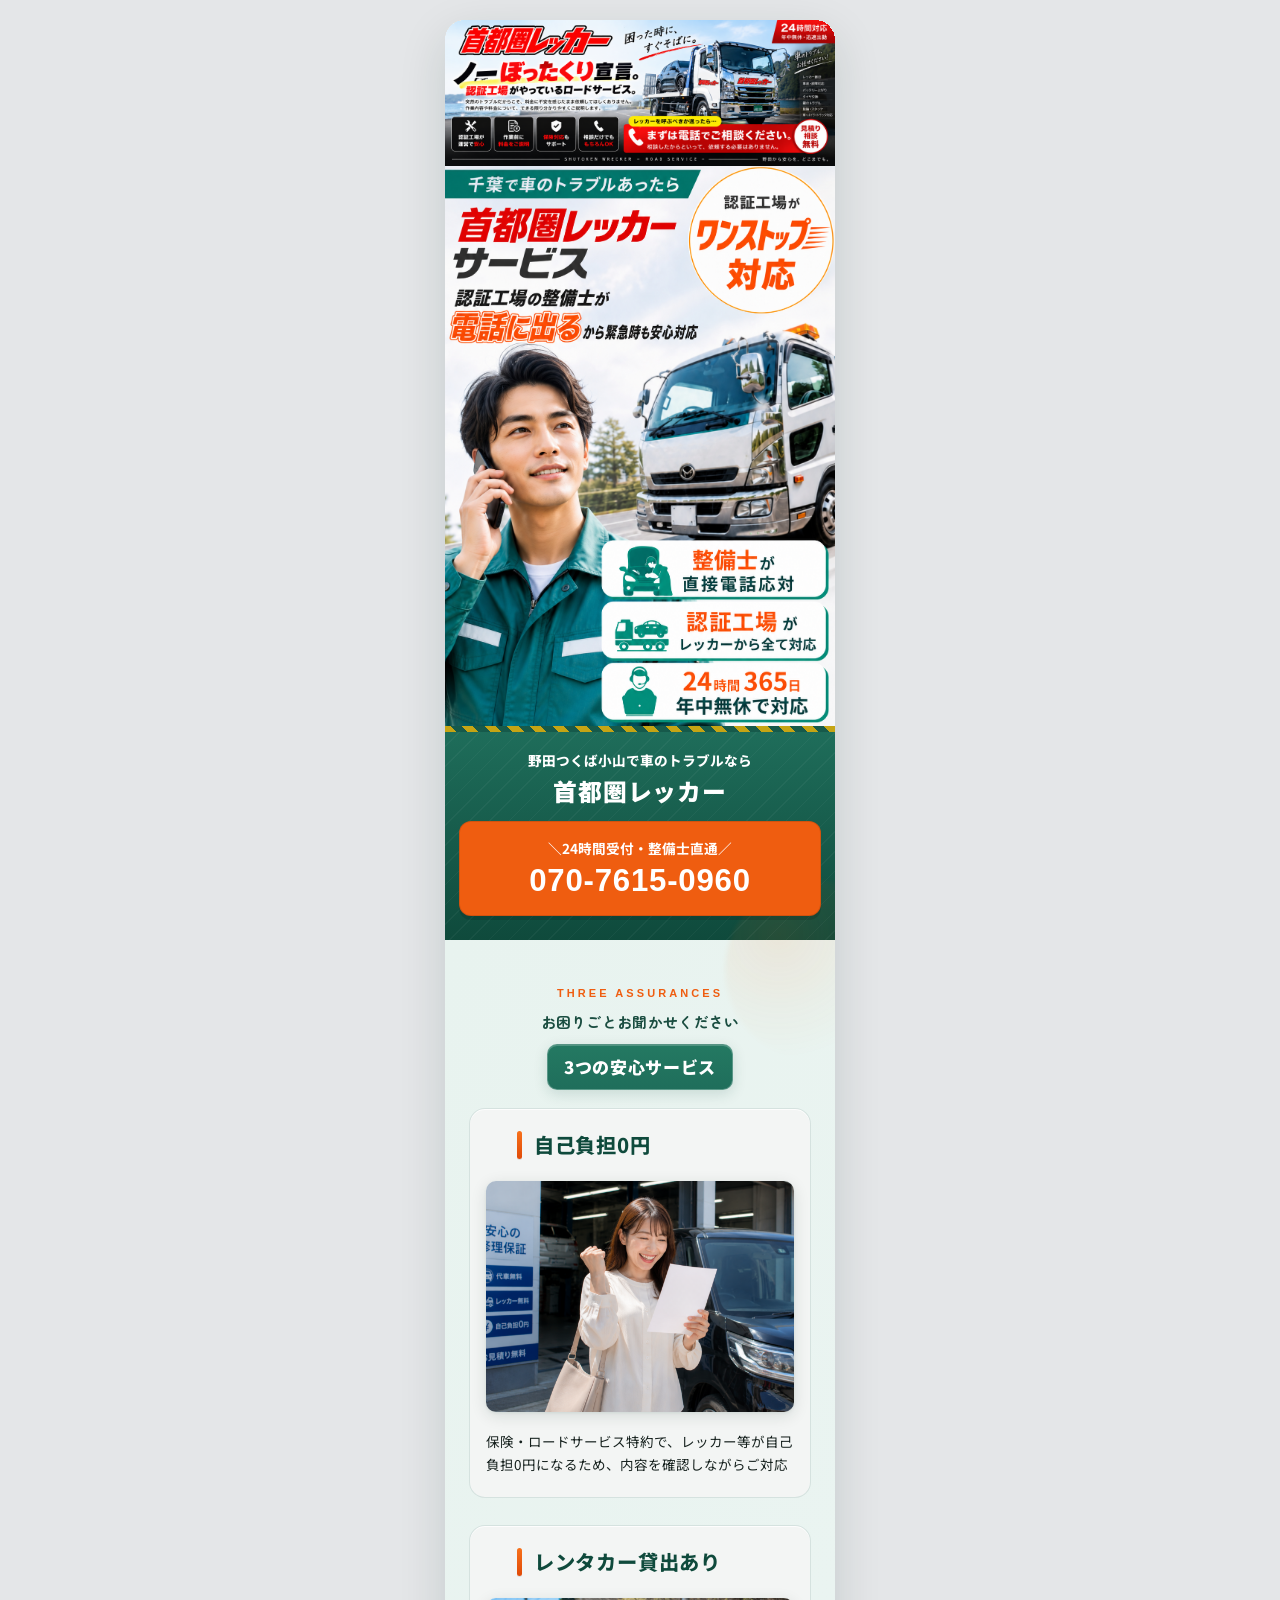
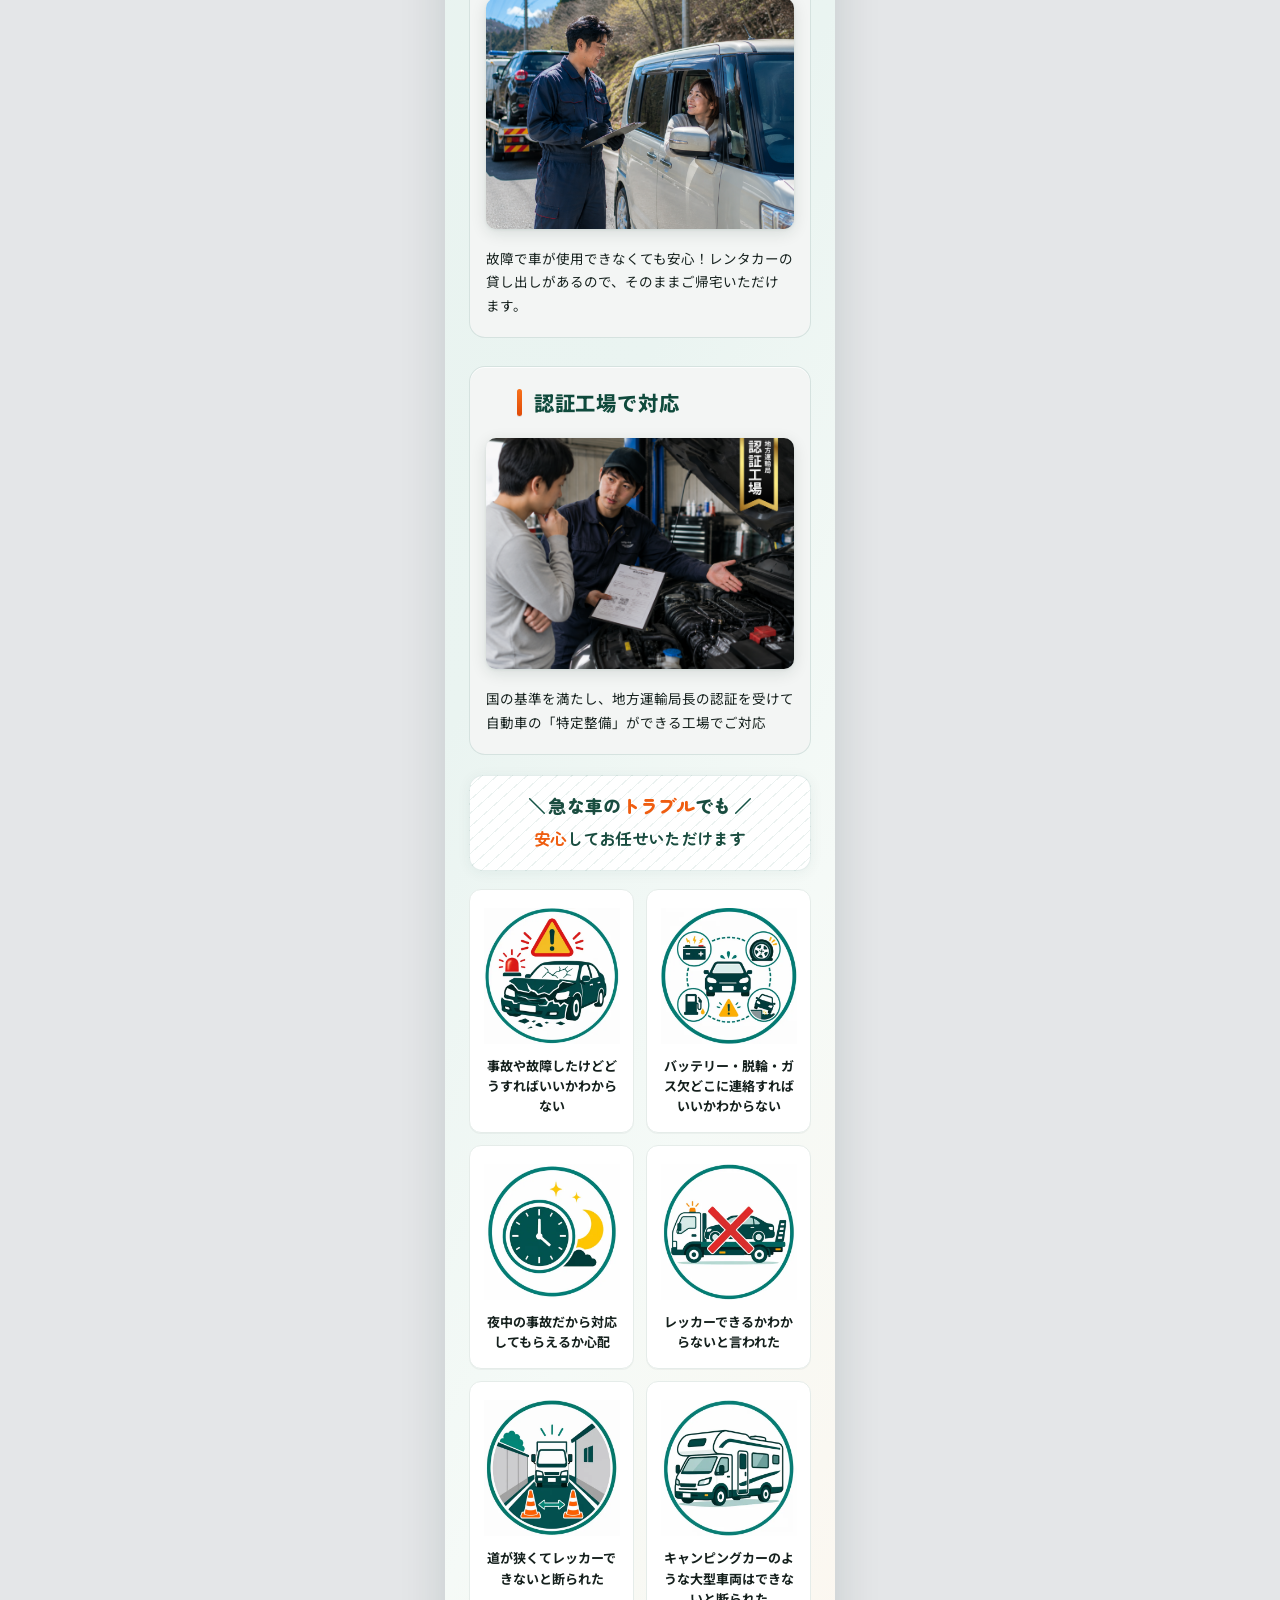
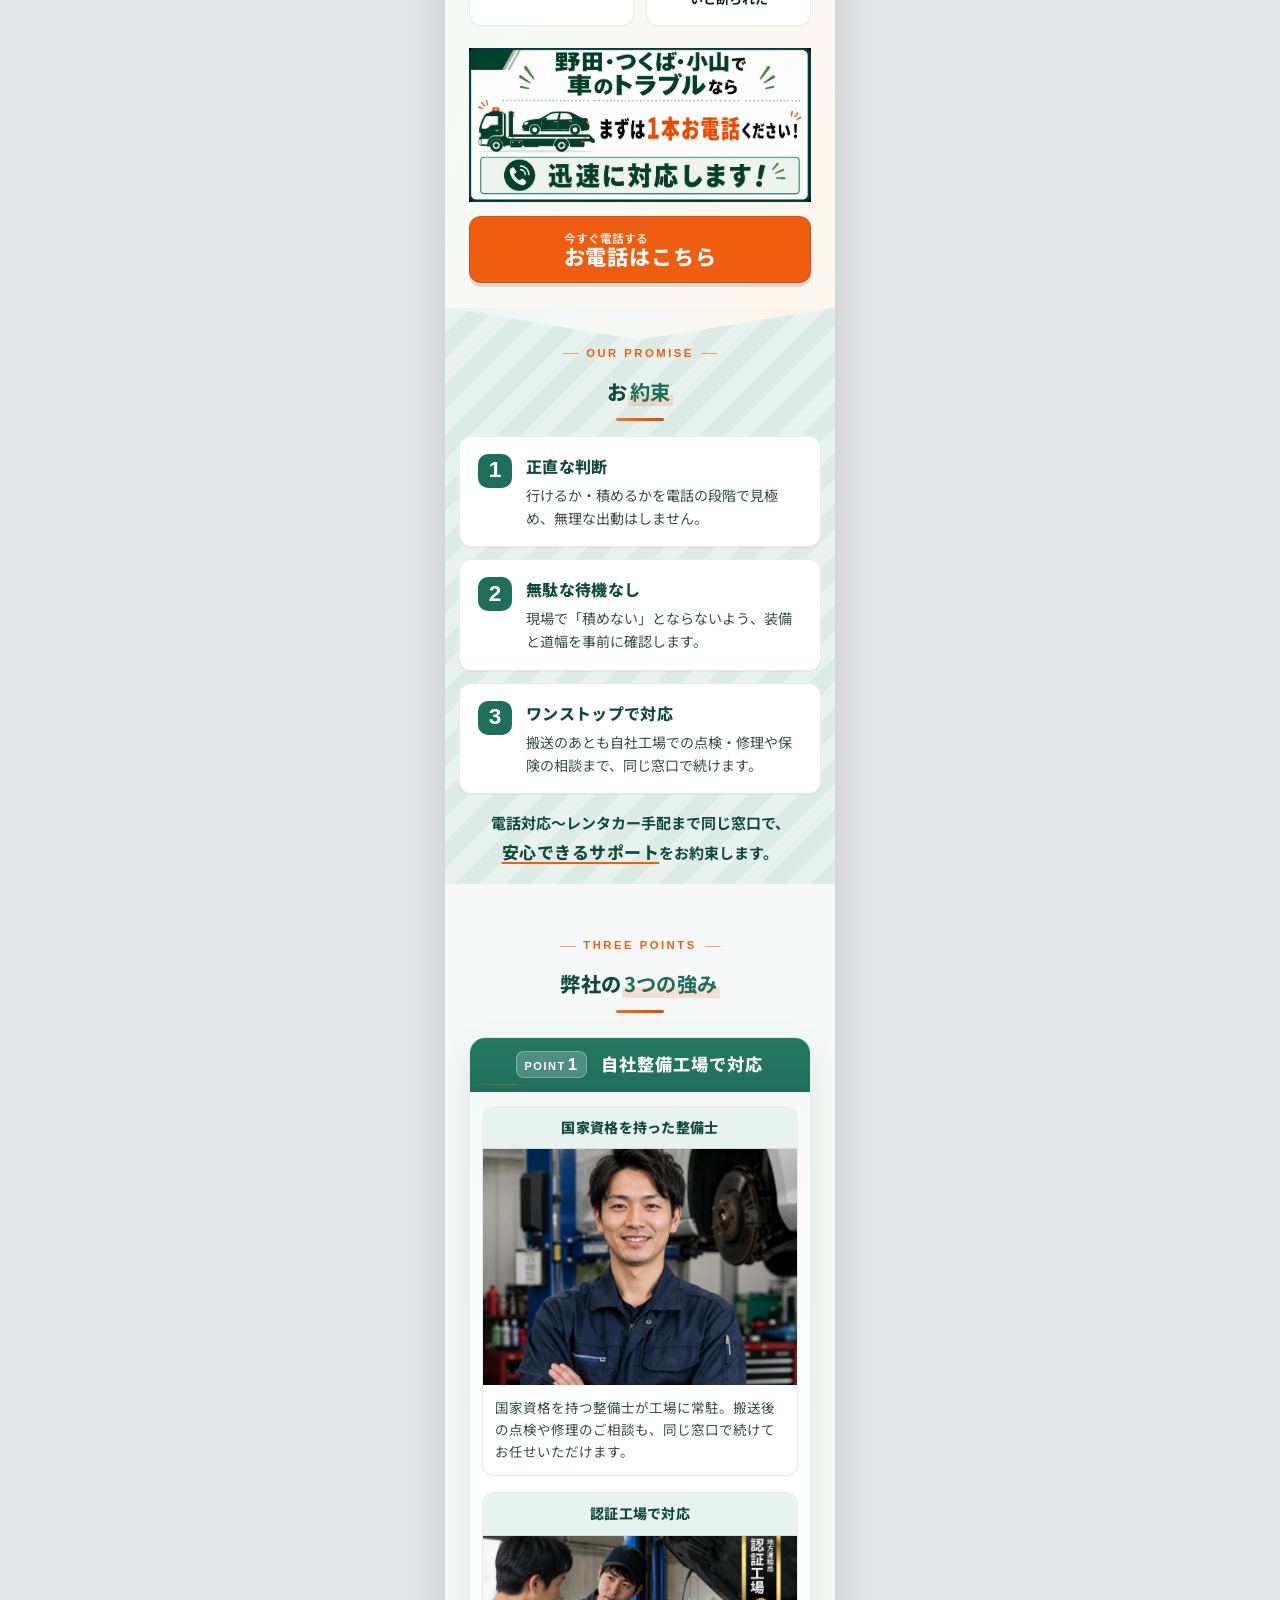
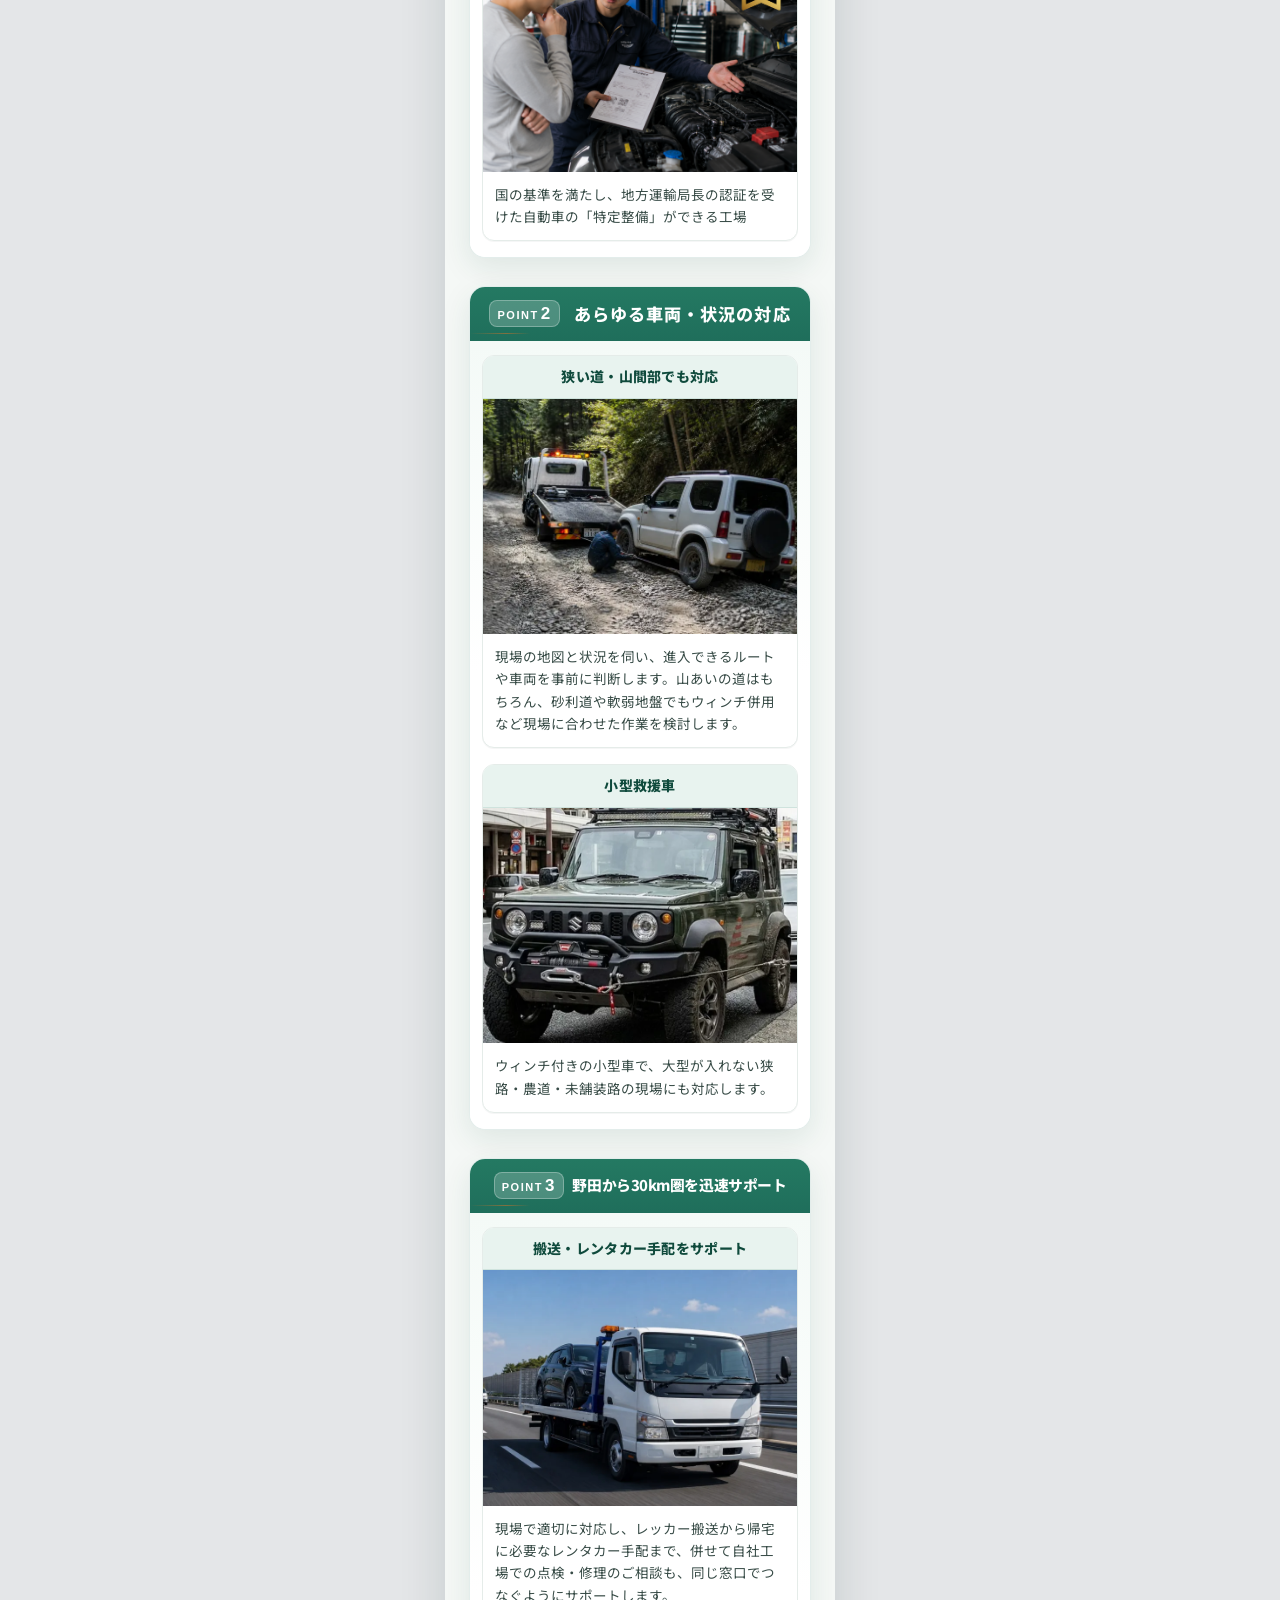
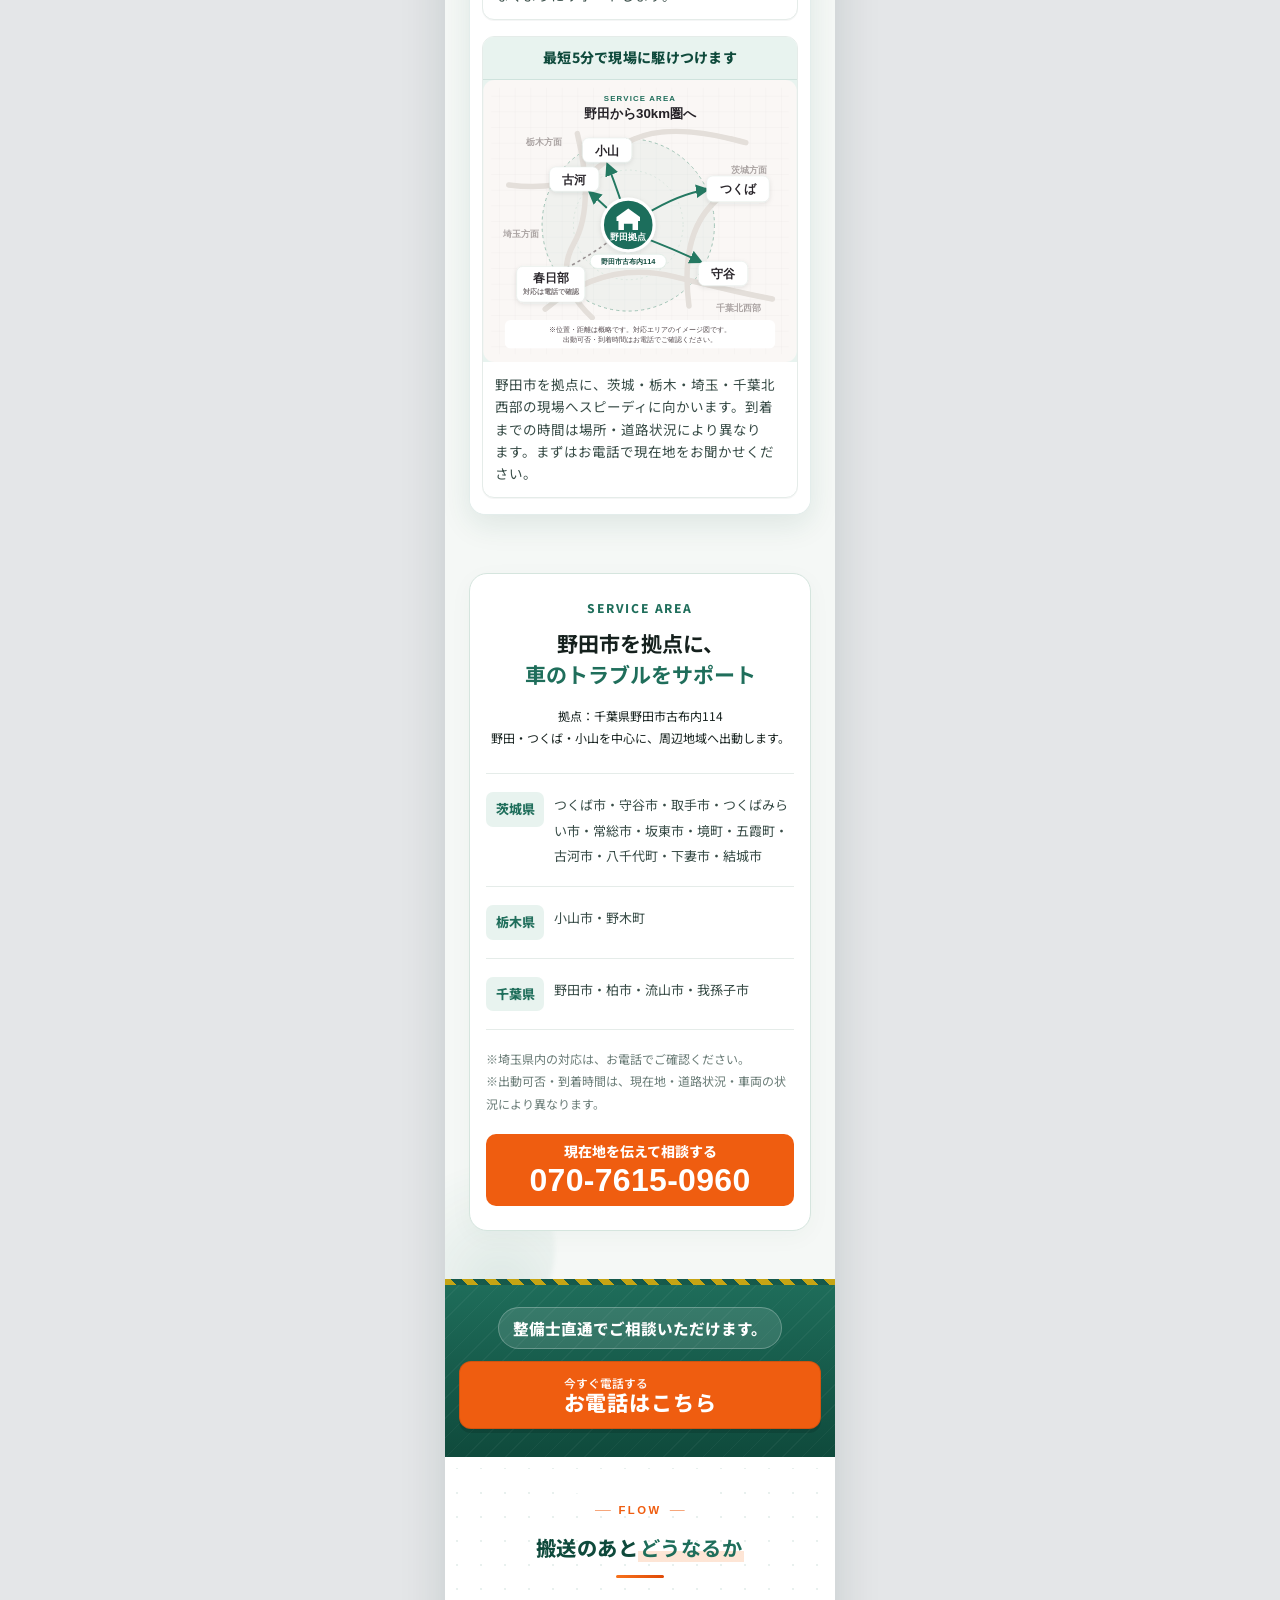
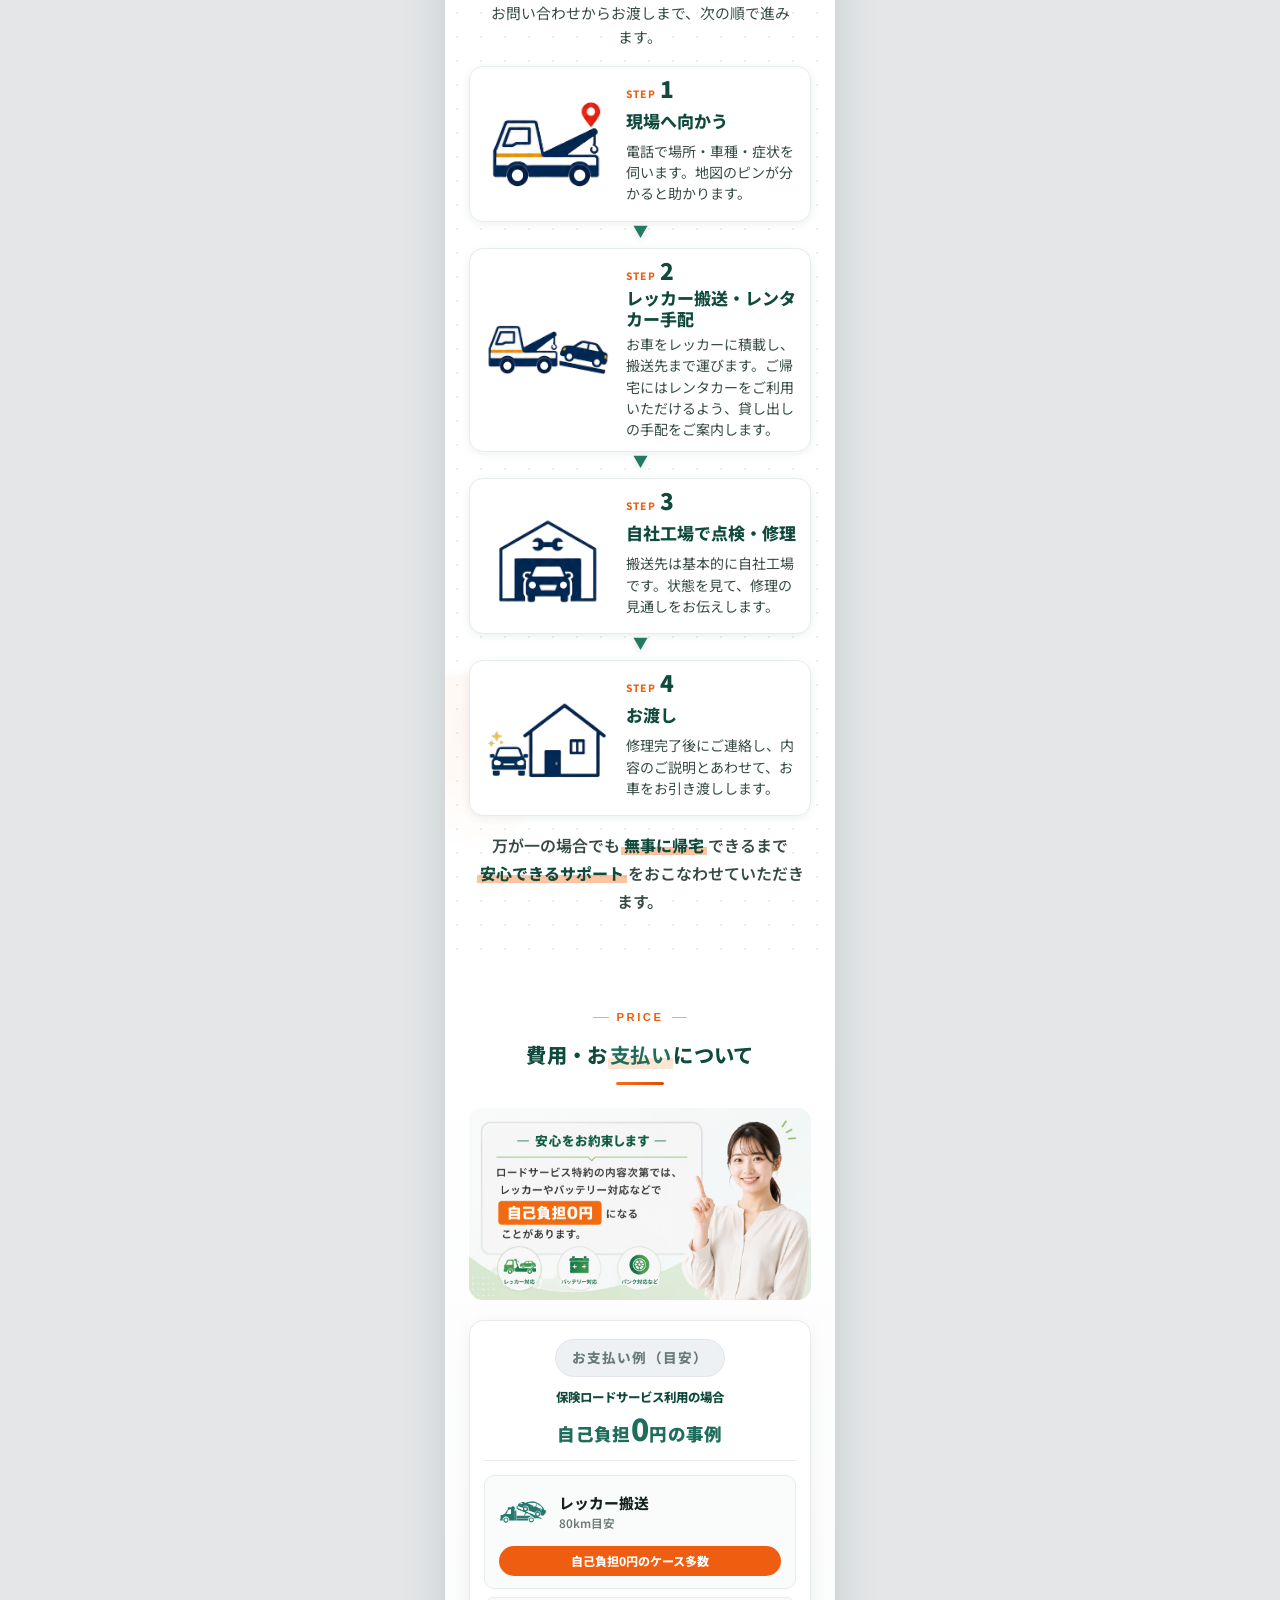
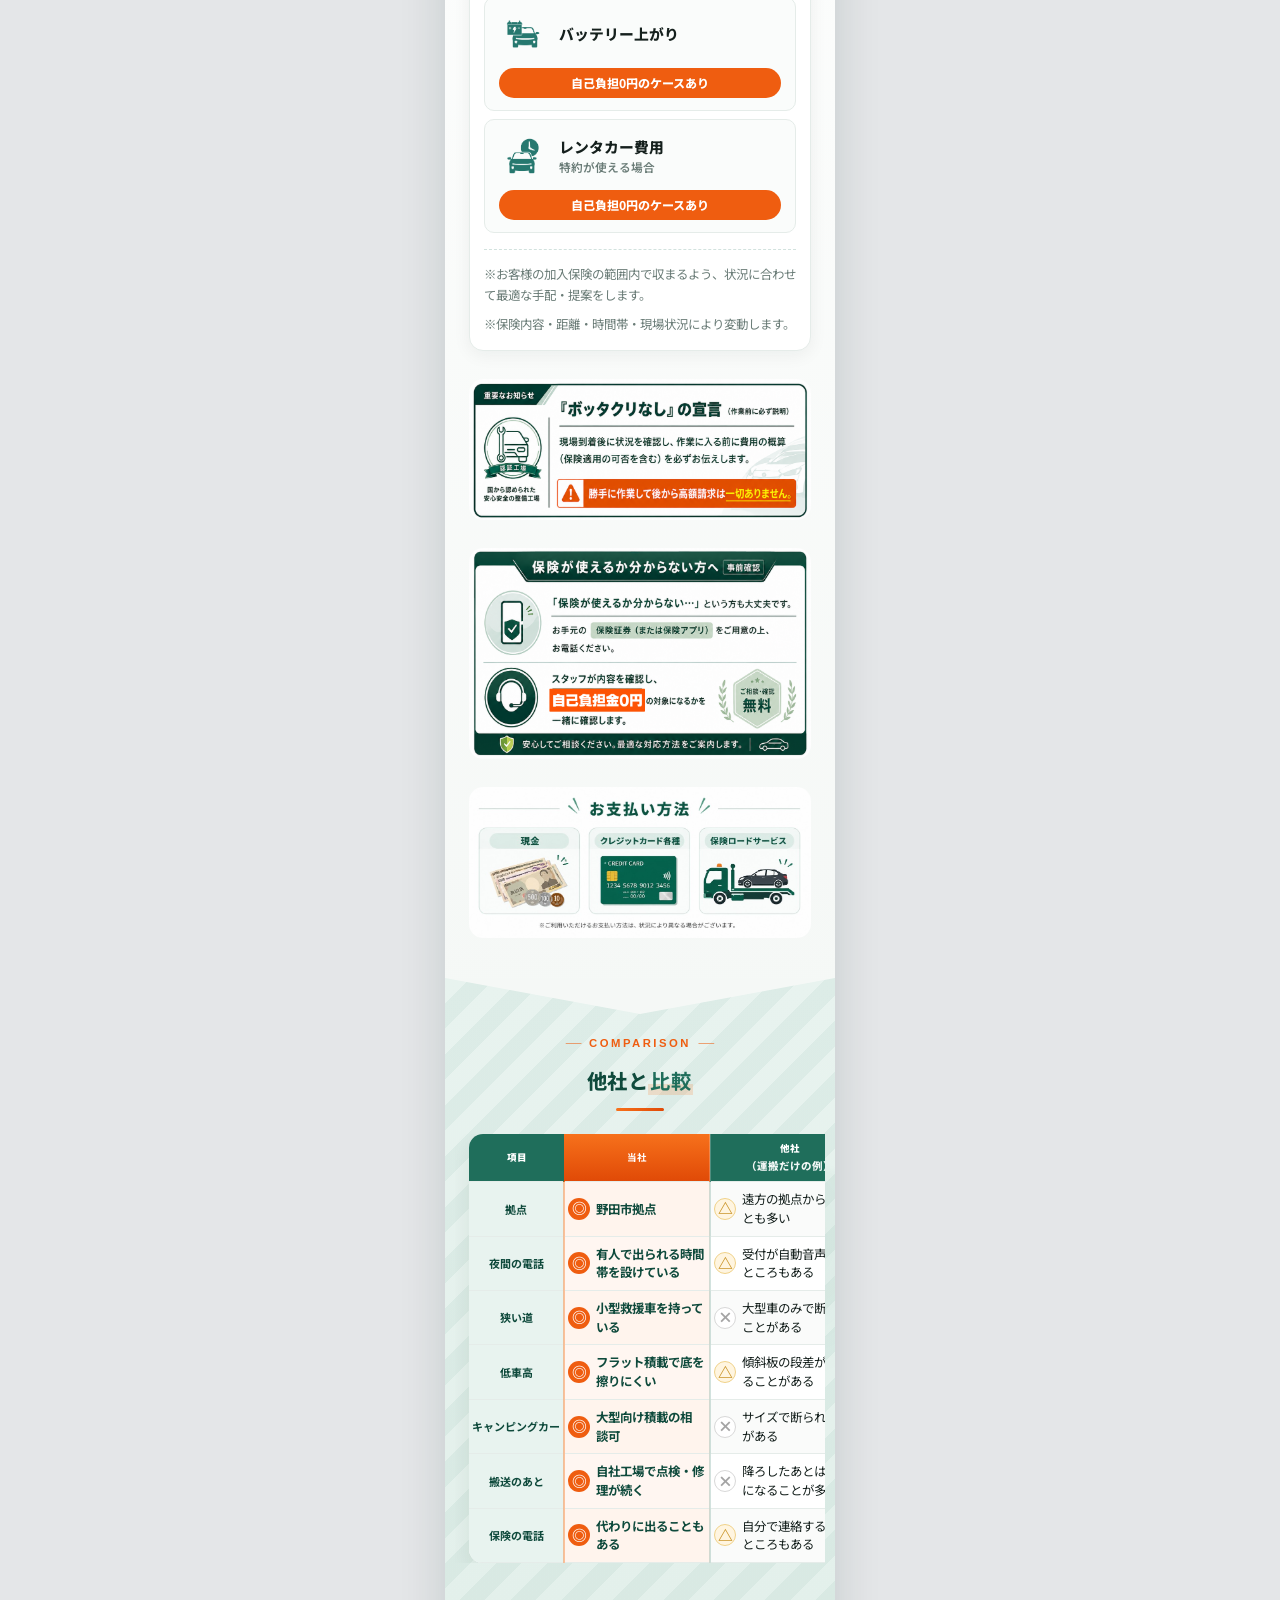
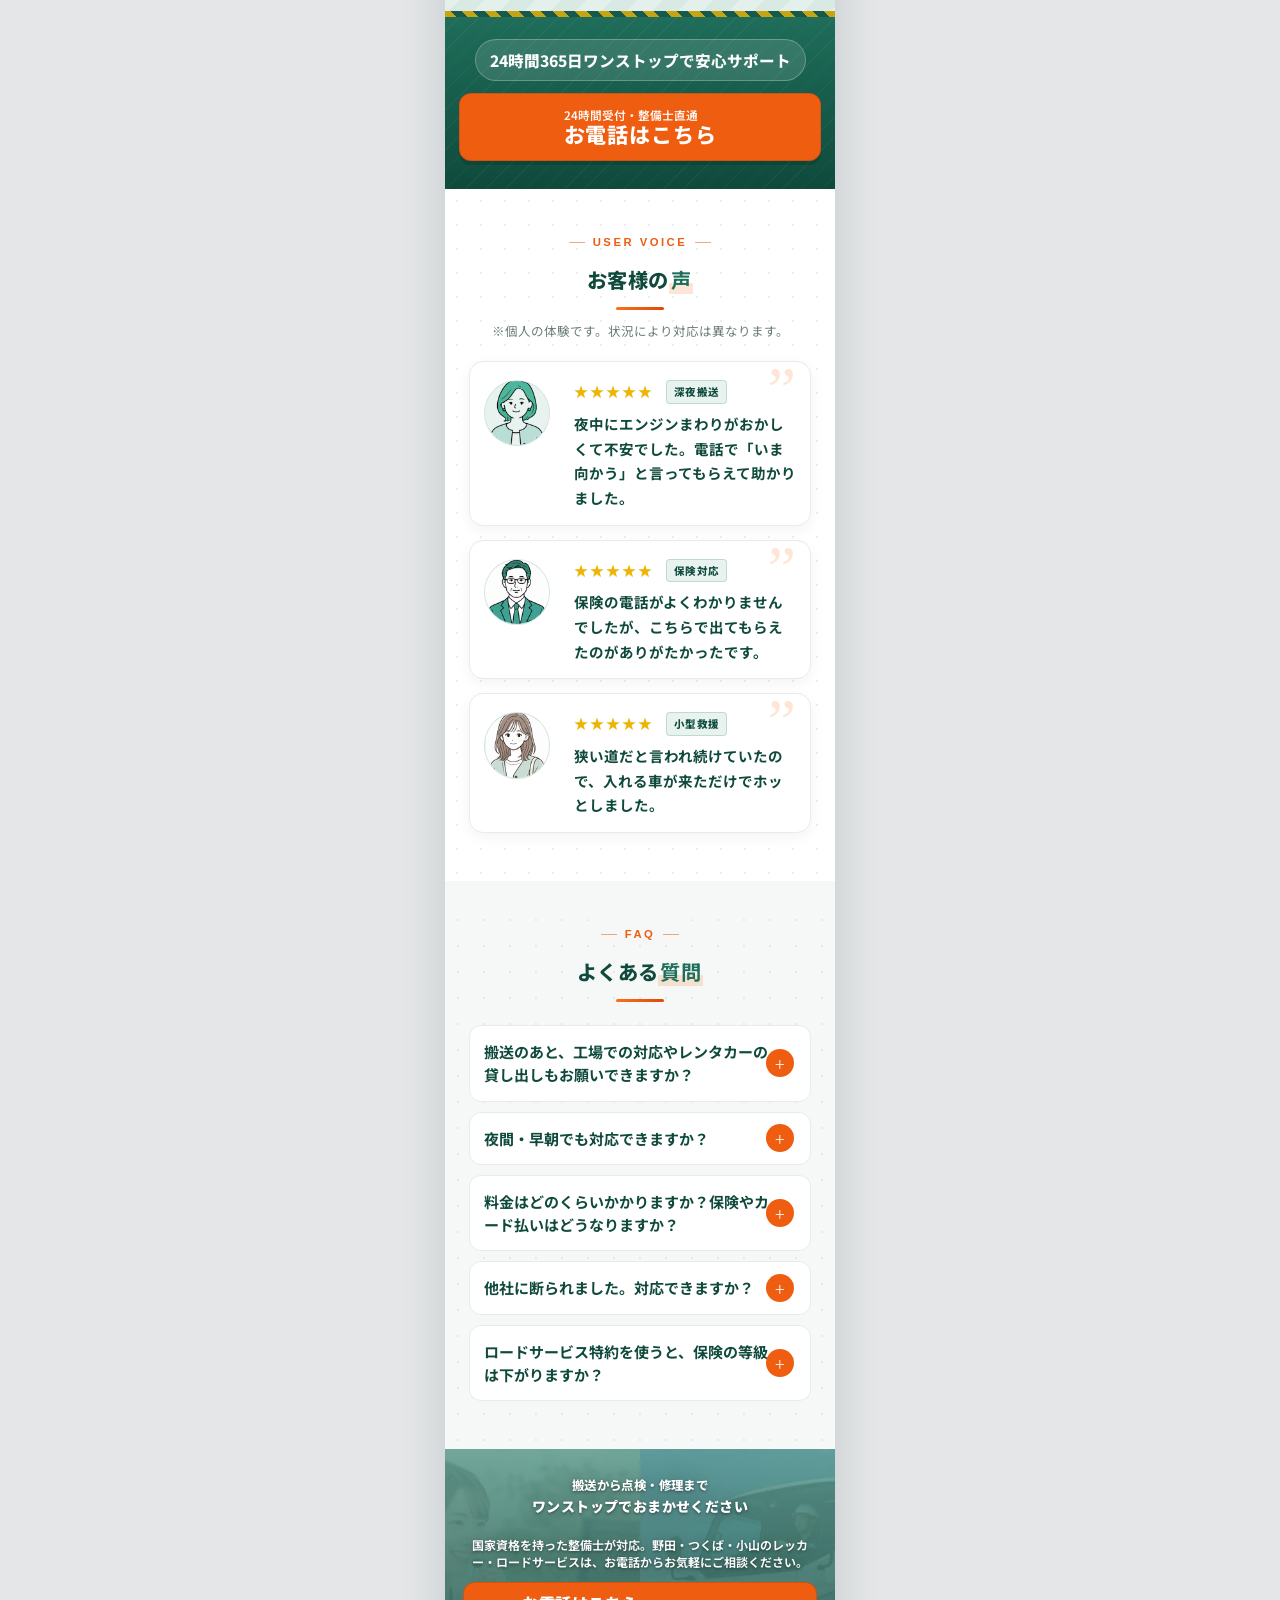
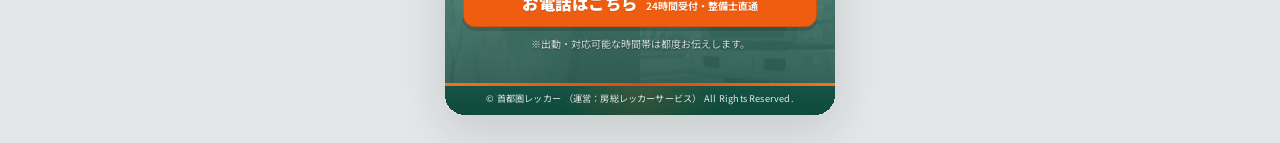
<file: index.html>
<!DOCTYPE html>

<html lang="ja"><head>
<meta charset="utf-8"/>
<meta content="width=device-width, initial-scale=1, viewport-fit=cover" name="viewport"/>
<meta content="telephone=no" name="format-detection"/>
<title>首都圏レッカー｜野田・つくば・小山 24時間対応のレッカー＆ロードサービス</title>
<meta content="野田・つくば・小山のレッカー。野田市を拠点に茨城・栃木・埼玉・千葉北西部へ出動。搬送のあと自社工場で修理の相談まで。" name="description"/>
<meta content="首都圏レッカー｜野田・つくば・小山 24時間対応のレッカー＆ロードサービス" property="og:title"/>
<meta content="野田・つくば・小山のレッカー。野田市を拠点に茨城・栃木・埼玉・千葉北西部へ出動。搬送のあと自社工場で修理の相談まで。" property="og:description"/>
<meta content="https://laplus7123-byte.github.io/shutoken-wrecker-preview/assets/img/shutoken-hero.png?v=20261110-fv" property="og:image"/>
<meta content="#1f6e5b" name="theme-color"/>
<link as="image" href="assets/img/shutoken-hero.png?v=20261110-fv" rel="preload" type="image/png"/>
<link href="https://fonts.googleapis.com" rel="preconnect"/>
<link crossorigin="" href="https://fonts.gstatic.com" rel="preconnect"/>
<link href="https://fonts.googleapis.com/css2?family=Noto+Sans+JP:wght@400;500;700;900&amp;family=Zen+Maru+Gothic:wght@500;700;900&amp;display=swap" rel="stylesheet"/>
<link href="assets/css/style.css" rel="stylesheet"/>
<meta content="noindex,nofollow" name="robots"/><meta content="website" property="og:type"/><meta content="ja_JP" property="og:locale"/><meta content="https://laplus7123-byte.github.io/shutoken-wrecker-preview/" property="og:url"/><meta content="首都圏レッカー" property="og:site_name"/><link href="assets/css/shutoken.css?v=20261109-cta" rel="stylesheet"/></head>
<body>
<div class="page-canvas">
<section class="fv" id="top"><h1 class="sr-only">首都圏レッカー｜野田・つくば・小山の24時間レッカー・ロードサービス</h1>
<img alt="首都圏レッカー。ノーぼったくり宣言。認証工場が運営、作業前に料金をご説明。相談・見積もり無料。" class="fv-img" height="768" src="assets/img/shutoken-promise.png" width="2048"/>
<img alt="首都圏レッカーサービス。認証工場の整備士が直接電話応対。レッカーからワンストップで、24時間365日対応。" class="fv-img" decoding="async" fetchpriority="high" height="1503" src="assets/img/shutoken-hero.png?v=20261110-fv" width="1047"/>
</section>
<section aria-label="お電話でのご相談" class="cta cta--mid cta--lead">
<div class="cta-inner">
<p class="cta-lead-mid"><span class="cta-lead-area">野田つくば小山で車のトラブルなら</span><span class="cta-lead-brand">首都圏レッカー</span></p>
<a aria-label="首都圏レッカーへ電話する 070-7615-0960" class="btn-tel" href="tel:070-7615-0960" onclick="return gtag_report_conversion(this.href);">

<span class="btn-tel-body">
<span class="btn-tel-label">＼24時間受付・整備士直通／</span>
<span class="btn-tel-num">070-7615-0960</span>
</span>
</a>
</div>
</section>
<section class="section concept-3pillars service-intro-pack" id="concept">
<div class="container">
<p class="concept-3pillars-en">THREE ASSURANCES</p>
<p class="concept-3pillars-kicker">お困りごとお聞かせください</p>
<h2 class="concept-3pillars-title">
<span class="concept-3pillars-title-box">3つの安心サービス</span>
</h2>
<div class="concept-3pillars-grid">
<article class="concept-pillar">
<h3 class="concept-pillar-label">
<span aria-hidden="true" class="concept-pillar-label-bar"></span>
<span class="concept-pillar-label-text">自己負担0円</span>
</h3>
<div class="concept-pillar-photo concept-pillar-photo--cover">
<picture>
<img alt="保険・ロードサービス特約で自己負担0円となり得る場合の確認・対応のイメージ" decoding="async" height="815" loading="lazy" src="assets/sozai/0yen.png" width="1080"/>
</picture>
</div>
<p class="concept-pillar-text">保険・ロードサービス特約で、レッカー等が自己負担0円になるため、内容を確認しながらご対応</p>
</article>
<article class="concept-pillar">
<h3 class="concept-pillar-label">
<span aria-hidden="true" class="concept-pillar-label-bar"></span>
<span class="concept-pillar-label-text">レンタカー貸出あり</span>
</h3>
<div class="concept-pillar-photo concept-pillar-photo--cover">
<picture>
<img alt="レンタカーの貸し出しをご案内するイメージ" decoding="async" height="815" loading="lazy" src="assets/sozai/rental.png" width="1080"/>
</picture>
</div>
<p class="concept-pillar-text">故障で車が使用できなくても安心！レンタカーの貸し出しがあるので、そのままご帰宅いただけます。</p>
</article>
<article class="concept-pillar">
<h3 class="concept-pillar-label">
<span aria-hidden="true" class="concept-pillar-label-bar"></span>
<span class="concept-pillar-label-text">認証工場で対応</span>
</h3>
<div class="concept-pillar-photo concept-pillar-photo--cover">
<picture>
<img alt="認証工場での修理・点検対応のイメージ" decoding="async" height="815" loading="lazy" src="assets/sozai/nintei.png?v=20261110-certified" width="1080"/>
</picture>
</div>
<p class="concept-pillar-text">国の基準を満たし、地方運輸局長の認証を受けて自動車の「特定整備」ができる工場でご対応</p>
</article>
</div>
<p class="concept-trouble-lead">
<span class="concept-trouble-lead-l1">
<span aria-hidden="true" class="concept-trouble-lead-slash">＼</span>急な車の<span class="concept-trouble-lead-accent">トラブル</span>でも<span aria-hidden="true" class="concept-trouble-lead-slash">／</span>
</span>
<span class="concept-trouble-lead-l2"><span class="concept-trouble-lead-accent">安心</span>してお任せいただけます</span>
</p>
<ul class="troubles-grid service-troubles-grid" id="troubles">
<li class="trouble-item">
<picture class="trouble-ico"><img alt="" decoding="async" height="480" loading="lazy" src="assets/img/C-09.webp" width="480"/></picture>
<span class="trouble-text">事故や故障したけどどうすればいいかわからない</span>
</li>
<li class="trouble-item">
<picture class="trouble-ico"><img alt="" decoding="async" height="480" loading="lazy" src="assets/img/C-08.webp" width="480"/></picture>
<span class="trouble-text">バッテリー・脱輪・ガス欠どこに連絡すればいいかわからない</span>
</li>
<li class="trouble-item">
<picture class="trouble-ico"><img alt="" decoding="async" height="480" loading="lazy" src="assets/img/C-04.webp" width="480"/></picture>
<span class="trouble-text">夜中の事故だから対応してもらえるか心配</span>
</li>
<li class="trouble-item">
<picture class="trouble-ico"><img alt="" decoding="async" height="480" loading="lazy" src="assets/img/C-06.webp" width="480"/></picture>
<span class="trouble-text">レッカーできるかわからないと言われた</span>
</li>
<li class="trouble-item">
<picture class="trouble-ico"><img alt="" decoding="async" height="480" loading="lazy" src="assets/img/C-05.webp" width="480"/></picture>
<span class="trouble-text">道が狭くてレッカーできないと断られた</span>
</li>
<li class="trouble-item">
<picture class="trouble-ico"><img alt="" decoding="async" height="480" loading="lazy" src="assets/img/C-07.webp" width="480"/></picture>
<span class="trouble-text">キャンピングカーのような大型車両はできないと断られた</span>
</li>
</ul>
<figure class="service-chiba-cta-banner">
<img alt="野田・つくば・小山で車のトラブルなら、まずは1本お電話ください！迅速に対応します！" decoding="async" height="841" loading="lazy" src="assets/img/shutoken-trouble.png" width="1870"/>
</figure>
<div class="service-chiba-cta-actions">
<a aria-label="電話する 070-7615-0960" class="btn-tel service-chiba-cta-tel" href="tel:070-7615-0960" onclick="return gtag_report_conversion(this.href);">

<span class="btn-tel-body">
<span class="btn-tel-label">今すぐ電話する</span>
<span class="btn-tel-num">お電話はこちら</span>
</span>
</a>
</div>
<div class="service-promise-panel">
<div aria-hidden="true" class="service-cta-promise-wedge"></div>
<h3 class="sec-title service-promise-h" id="promise">
<span class="sec-title-en">OUR PROMISE</span>
        お<strong>約束</strong>
</h3>
<ol class="service-promise-list">
<li class="service-promise-item">
<span aria-hidden="true" class="service-promise-num">1</span>
<div class="service-promise-body">
<span class="service-promise-title">正直な判断</span>
<span class="service-promise-desc">行けるか・積めるかを電話の段階で見極め、無理な出動はしません。</span>
</div>
</li>
<li class="service-promise-item">
<span aria-hidden="true" class="service-promise-num">2</span>
<div class="service-promise-body">
<span class="service-promise-title">無駄な待機なし</span>
<span class="service-promise-desc">現場で「積めない」とならないよう、装備と道幅を事前に確認します。</span>
</div>
</li>
<li class="service-promise-item">
<span aria-hidden="true" class="service-promise-num">3</span>
<div class="service-promise-body">
<span class="service-promise-title">ワンストップで対応</span>
<span class="service-promise-desc">搬送のあとも自社工場での点検・修理や保険の相談まで、同じ窓口で続けます。</span>
</div>
</li>
</ol>
<p class="service-promise-summary">電話対応～レンタカー手配まで同じ窓口で、<br/><span class="service-promise-summary-line2"><span class="service-promise-summary-em">安心できるサポート</span>をお約束します。</span></p>
</div>
</div>
</section>
<section class="section strengths section-gaze-top section-gaze-top--bg" id="strengths">
<div class="container">
<h2 class="sec-title">
<span class="sec-title-en">THREE POINTS</span>
      弊社の<strong>3つの強み</strong>
</h2>
<div class="strength-majors">
<section aria-labelledby="strength-h-factory" class="strength-major">
<h3 class="strength-major-head" id="strength-h-factory">
<span class="strength-major-point"><span class="strength-major-point-label">POINT</span><span class="strength-major-point-num">1</span></span>
<span class="strength-major-head-line">自社整備工場で対応</span>
</h3>
<div class="strength-major-body">
<div class="strength-major-grid">
<article class="strength-sub">
<p class="strength-sub-head">国家資格を持った整備士</p>
<div class="strength-sub-visual">
<picture>
<img alt="国家資格を持った整備士の対応の様子" decoding="async" height="720" loading="lazy" src="assets/img/point1-1.webp" width="720"/>
</picture>
</div>
<p class="strength-sub-text">国家資格を持つ整備士が工場に常駐。搬送後の点検や修理のご相談も、同じ窓口で続けてお任せいただけます。</p>
</article>
<article class="strength-sub">
<p class="strength-sub-head">認証工場で対応</p>
<div class="strength-sub-visual">
<picture>
<img alt="認証工場での修理・点検対応のイメージ" decoding="async" height="815" loading="lazy" src="assets/sozai/nintei.png?v=20261110-certified" width="1080"/>
</picture>
</div>
<p class="strength-sub-text">国の基準を満たし、地方運輸局長の認証を受けた自動車の「特定整備」ができる工場</p>
</article>
</div>
</div>
</section>
<section aria-labelledby="strength-h-equip" class="strength-major">
<h3 class="strength-major-head" id="strength-h-equip">
<span class="strength-major-point"><span class="strength-major-point-label">POINT</span><span class="strength-major-point-num">2</span></span>
<span class="strength-major-head-line">あらゆる車両・状況の対応</span>
</h3>
<div class="strength-major-body">
<div class="strength-major-grid">
<article class="strength-sub">
<p class="strength-sub-head">狭い道・山間部でも対応</p>
<div class="strength-sub-visual">
<picture>
<img alt="狭い砂利道・林道でレッカーとジムニー型の車両へウィンチ作業を行っている様子" decoding="async" height="480" loading="lazy" src="assets/img/C-19-sm.webp" width="720"/>
</picture>
</div>
<p class="strength-sub-text">現場の地図と状況を伺い、進入できるルートや車両を事前に判断します。山あいの道はもちろん、砂利道や軟弱地盤でもウィンチ併用など現場に合わせた作業を検討します。</p>
</article>
<article class="strength-sub">
<p class="strength-sub-head">小型救援車</p>
<div class="strength-sub-visual">
<picture>
<img alt="小型救援車の様子" decoding="async" height="720" loading="lazy" src="assets/img/point2-2.webp" width="720"/>
</picture>
</div>
<p class="strength-sub-text">ウィンチ付きの小型車で、大型が入れない狭路・農道・未舗装路の現場にも対応します。</p>
</article>
</div>
</div>
</section>
<section aria-labelledby="strength-h-point3" class="strength-major">
<h3 class="strength-major-head" id="strength-h-point3">
<span class="strength-major-point"><span class="strength-major-point-label">POINT</span><span class="strength-major-point-num">3</span></span>
<span class="strength-major-head-line strength-major-head-line--point3">野田から30km圏を迅速サポート</span>
</h3>
<div class="strength-major-body">
<div class="strength-major-grid">
<article class="strength-sub">
<p class="strength-sub-head">搬送・レンタカー手配をサポート</p>
<div class="strength-sub-visual">
<picture>
<img alt="高速道路を走行するレッカー車" decoding="async" height="576" loading="lazy" src="assets/img/point3-highway.webp" width="720"/>
</picture>
</div>
<p class="strength-sub-text">現場で適切に対応し、レッカー搬送から帰宅に必要なレンタカー手配まで、併せて自社工場での点検・修理のご相談も、同じ窓口でつなぐようにサポートします。</p>
</article>
<article class="strength-sub">
<p class="strength-sub-head">最短5分で現場に駆けつけます</p>
<div class="strength-sub-visual coverage-map-visual">
<picture>
<img alt="野田拠点とつくば・小山・古河・守谷・春日部の位置関係を示した対応エリアの概念図。春日部など埼玉県内の対応は電話で確認。" decoding="async" height="720" loading="lazy" src="assets/img/noda-coverage.svg" width="800"/>
</picture>
</div>
<p class="strength-sub-text">野田市を拠点に、茨城・栃木・埼玉・千葉北西部の現場へスピーディに向かいます。到着までの時間は場所・道路状況により異なります。まずはお電話で現在地をお聞かせください。</p>
</article>
</div>
</div>
</section>
<section aria-labelledby="coverage-heading" class="coverage-area" id="coverage">
<p class="coverage-eyebrow">SERVICE AREA</p>
<h3 id="coverage-heading">野田市を拠点に、<br/><strong>車のトラブルをサポート</strong></h3>
<p class="coverage-intro">拠点：千葉県野田市古布内114<br/>野田・つくば・小山を中心に、周辺地域へ出動します。</p>
<dl class="coverage-list">
<div><dt>茨城県</dt><dd>つくば市・守谷市・取手市・つくばみらい市・常総市・坂東市・境町・五霞町・古河市・八千代町・下妻市・結城市</dd></div>
<div><dt>栃木県</dt><dd>小山市・野木町</dd></div>
<div><dt>千葉県</dt><dd>野田市・柏市・流山市・我孫子市</dd></div>
</dl>
<p class="coverage-note">※埼玉県内の対応は、お電話でご確認ください。<br/>※出動可否・到着時間は、現在地・道路状況・車両の状況により異なります。</p>
<a class="coverage-contact" href="tel:070-7615-0960" onclick="return gtag_report_conversion(this.href);">現在地を伝えて相談する <span>070-7615-0960</span></a>
</section></div>
</div>
</section>
<section aria-label="お電話でのご相談" class="cta cta--mid">
<div class="cta-inner">
<p class="cta-lead-mid">整備士直通でご相談いただけます。</p>
<a class="btn-tel" href="tel:070-7615-0960" onclick="return gtag_report_conversion(this.href);">

<span class="btn-tel-body">
<span class="btn-tel-label">今すぐ電話する</span>
<span class="btn-tel-num">お電話はこちら</span>
</span>
</a>
</div>
</section>
<section class="section flow section-gaze-top section-gaze-top--white" id="flow">
<div class="container">
<h2 class="sec-title">
<span class="sec-title-en">FLOW</span>
      搬送のあと<strong>どうなるか</strong>
</h2>
<p class="flow-lead">お問い合わせからお渡しまで、次の順で進みます。</p>
<div class="flow-detail">
<ol class="flow-list flow-list--beside-visual">
<li class="flow-item">
<span aria-label="STEP 1" class="flow-step"><span aria-hidden="true" class="flow-step-pre">STEP</span><span aria-hidden="true" class="flow-step-num">1</span></span>
<h3 class="flow-h">現場へ向かう</h3>
<div class="flow-copy">
<p class="flow-text">電話で場所・車種・症状を伺います。地図のピンが分かると助かります。</p>
</div>
<span aria-hidden="true" class="flow-icon"><img alt="" decoding="async" height="164" loading="lazy" src="assets/sozai/29.svg" width="164"/></span>
</li>
<li class="flow-item">
<span aria-label="STEP 2" class="flow-step"><span aria-hidden="true" class="flow-step-pre">STEP</span><span aria-hidden="true" class="flow-step-num">2</span></span>
<h3 class="flow-h">レッカー搬送・レンタカー手配</h3>
<div class="flow-copy">
<p class="flow-text">お車をレッカーに積載し、搬送先まで運びます。ご帰宅にはレンタカーをご利用いただけるよう、貸し出しの手配をご案内します。</p>
</div>
<span aria-hidden="true" class="flow-icon"><img alt="" decoding="async" height="164" loading="lazy" src="assets/sozai/30.svg" width="164"/></span>
</li>
<li class="flow-item">
<span aria-label="STEP 3" class="flow-step"><span aria-hidden="true" class="flow-step-pre">STEP</span><span aria-hidden="true" class="flow-step-num">3</span></span>
<h3 class="flow-h">自社工場で点検・修理</h3>
<div class="flow-copy">
<p class="flow-text">搬送先は基本的に自社工場です。状態を見て、修理の見通しをお伝えします。</p>
</div>
<span aria-hidden="true" class="flow-icon"><img alt="" decoding="async" height="164" loading="lazy" src="assets/sozai/31.svg" width="164"/></span>
</li>
<li class="flow-item">
<span aria-label="STEP 4" class="flow-step"><span aria-hidden="true" class="flow-step-pre">STEP</span><span aria-hidden="true" class="flow-step-num">4</span></span>
<h3 class="flow-h">お渡し</h3>
<div class="flow-copy">
<p class="flow-text">修理完了後にご連絡し、内容のご説明とあわせて、お車をお引き渡しします。</p>
</div>
<span aria-hidden="true" class="flow-icon"><img alt="" decoding="async" height="164" loading="lazy" src="assets/sozai/32.svg" width="164"/></span>
</li>
</ol>
<p class="flow-support-lead">
        万が一の場合でも<span class="flow-support-mark">無事に帰宅</span>できるまで<br/>
<span class="flow-support-mark">安心できるサポート</span>をおこなわせていただきます。
      </p>
</div>
</div>
</section>
<section class="section price section-gaze-top section-gaze-top--white" id="price">
<div class="container">
<h2 class="sec-title">
<span class="sec-title-en">PRICE</span>
      費用・お<strong>支払い</strong>について
    </h2>
<div class="price-board">
<figure class="price-board-hero price-board-hero--visual">
<picture>
<img alt="ロードサービス特約の内容次第では、レッカーやバッテリー対応などで自己負担0円になることがあります。安心をお約束します。" decoding="async" height="576" loading="lazy" src="assets/img/price-insurance-hero.png" width="1024"/>
</picture>
</figure>
<div class="price-board-grid">
<article aria-labelledby="price-board-h1" class="price-board-card">
<p class="price-board-card-tab" id="price-board-h1">お支払い例（目安）</p>
<p class="price-board-card-eyebrow">保険ロードサービス利用の場合</p>
<p class="price-board-card-accent">自己負担<span class="price-board-zero">0</span>円の事例</p>
<ul class="price-board-rows">
<li class="price-board-row">
<div class="price-board-row-main">
<span aria-hidden="true" class="price-board-row-icon price-board-row-icon--photo"><img alt="" decoding="async" height="1080" loading="lazy" src="assets/sozai/icon1.png" width="1080"/></span>
<span class="price-board-row-svc"><span class="nobr">レッカー搬送</span><small><span class="nobr">80km目安</span></small></span>
</div>
<span class="price-board-row-tag">自己負担0円のケース多数</span>
</li>
<li class="price-board-row">
<div class="price-board-row-main">
<span aria-hidden="true" class="price-board-row-icon price-board-row-icon--photo"><img alt="" decoding="async" height="1080" loading="lazy" src="assets/sozai/icon2.png" width="1080"/></span>
<span class="price-board-row-svc"><span class="nobr">バッテリー上がり</span></span>
</div>
<span class="price-board-row-tag">自己負担0円のケースあり</span>
</li>
<li class="price-board-row">
<div class="price-board-row-main">
<span aria-hidden="true" class="price-board-row-icon price-board-row-icon--photo"><img alt="" decoding="async" height="1080" loading="lazy" src="assets/sozai/icon3.png" width="1080"/></span>
<span class="price-board-row-svc"><span class="nobr">レンタカー費用</span><small><span class="nobr">特約が使える場合</span></small></span>
</div>
<span class="price-board-row-tag">自己負担0円のケースあり</span>
</li>
</ul>
<div class="price-board-foot">
<p>※お客様の加入保険の範囲内で収まるよう、状況に合わせて最適な手配・提案をします。</p>
<p>※保険内容・距離・時間帯・現場状況により変動します。</p>
</div>
</article>
</div>
</div>
</div>
<div class="price-trust-breakout">
<div class="container">
<div class="price-trust-slot">
<figure aria-labelledby="price-trust-bottakuri-h" class="price-trust-banner">
<img alt="【重要なお知らせ】『ボッタクリなし』の宣言（作業前に必ず説明）。認証工場・国から認められた安心安全の整備工場。現場到着後に状況を確認し、作業に入る前に費用の概算（保険適用の可否を含む）を必ずお伝えします。勝手に作業して後から高額請求は一切ありません。" decoding="async" height="445" loading="lazy" src="assets/sozai/bottakuri.png" width="1080"/>
<span class="sr-only" id="price-trust-bottakuri-h">『ボッタクリなし』の宣言（作業前に必ず説明）</span>
</figure>
</div>
</div>
</div>
<div class="price-trust-breakout">
<div class="container">
<div class="price-trust-slot">
<figure aria-labelledby="price-trust-insurance-h" class="price-trust-banner">
<img alt="【保険が使えるか分からない方へ（事前確認）】保険証券（または保険アプリ）をご用意の上お電話ください。スタッフが内容を確認し、自己負担0円の対象になるかを一緒に確認します。ご相談・確認は無料。安心してご相談ください。最適な対応方法をご案内します。" decoding="async" height="665" loading="lazy" src="assets/sozai/hosyou.png" width="1080"/>
<span class="sr-only" id="price-trust-insurance-h">保険が使えるか分からない方への事前確認のご案内</span>
</figure>
</div>
</div>
</div>
<div class="container">
<div class="price-board-payment-wrap">
<figure aria-labelledby="payment-methods-heading" class="price-payment-banner">
<img alt="お支払い方法。現金、クレジットカード各種、保険ロードサービスの3つをご用意。※ご利用いただけるお支払い方法は、状況により異なる場合がございます。" decoding="async" height="453" loading="lazy" src="assets/img/price-payment-methods.png" width="1024"/>
<span class="sr-only" id="payment-methods-heading">お支払い方法</span>
</figure>
</div>
</div>
</section>
<section class="section compare section-gaze-top section-gaze-top--bg" id="compare">
<div class="container">
<h2 class="sec-title">
<span class="sec-title-en">COMPARISON</span>
      他社と<strong>比較</strong>
</h2>
<div class="compare-wrap">
<table class="compare-table">
<thead>
<tr>
<th>項目</th>
<th class="is-us">当社</th>
<th class="is-other">他社<br/><span class="compare-th-sub">（運搬だけの例）</span></th>
</tr>
</thead>
<tbody>
<tr><th scope="row">拠点</th><td class="is-us"><div class="cmp-cell"><span aria-label="◎" class="cmp-mark cmp-mark--good">◎</span><span class="cmp-text">野田市拠点</span></div></td><td class="is-other"><div class="cmp-cell"><span aria-label="△" class="cmp-mark cmp-mark--mid">△</span><span class="cmp-text">遠方の拠点から入ることも多い</span></div></td></tr>
<tr><th scope="row">夜間の電話</th><td class="is-us"><div class="cmp-cell"><span class="cmp-mark cmp-mark--good">◎</span><span class="cmp-text">有人で出られる時間帯を設けている</span></div></td><td class="is-other"><div class="cmp-cell"><span class="cmp-mark cmp-mark--mid">△</span><span class="cmp-text">受付が自動音声のみのところもある</span></div></td></tr>
<tr><th scope="row">狭い道</th><td class="is-us"><div class="cmp-cell"><span class="cmp-mark cmp-mark--good">◎</span><span class="cmp-text">小型救援車を持っている</span></div></td><td class="is-other"><div class="cmp-cell"><span class="cmp-mark cmp-mark--bad">×</span><span class="cmp-text">大型車のみで断られることがある</span></div></td></tr>
<tr><th scope="row">低車高</th><td class="is-us"><div class="cmp-cell"><span class="cmp-mark cmp-mark--good">◎</span><span class="cmp-text">フラット積載で底を擦りにくい</span></div></td><td class="is-other"><div class="cmp-cell"><span class="cmp-mark cmp-mark--mid">△</span><span class="cmp-text">傾斜板の段差が気になることがある</span></div></td></tr>
<tr><th scope="row">キャンピングカー</th><td class="is-us"><div class="cmp-cell"><span class="cmp-mark cmp-mark--good">◎</span><span class="cmp-text">大型向け積載の相談可</span></div></td><td class="is-other"><div class="cmp-cell"><span class="cmp-mark cmp-mark--bad">×</span><span class="cmp-text">サイズで断られることがある</span></div></td></tr>
<tr><th scope="row">搬送のあと</th><td class="is-us"><div class="cmp-cell"><span class="cmp-mark cmp-mark--good">◎</span><span class="cmp-text">自社工場で点検・修理が続く</span></div></td><td class="is-other"><div class="cmp-cell"><span class="cmp-mark cmp-mark--bad">×</span><span class="cmp-text">降ろしたあとは別手配になることが多い</span></div></td></tr>
<tr><th scope="row">保険の電話</th><td class="is-us"><div class="cmp-cell"><span class="cmp-mark cmp-mark--good">◎</span><span class="cmp-text">代わりに出ることもある</span></div></td><td class="is-other"><div class="cmp-cell"><span class="cmp-mark cmp-mark--mid">△</span><span class="cmp-text">自分で連絡する前提のところもある</span></div></td></tr>
</tbody>
</table>
</div>
</div>
</section>
<section aria-label="お電話でのご相談" class="cta cta--mid">
<div class="cta-inner">
<p class="cta-lead-mid">24時間365日ワンストップで安心サポート</p>
<a class="btn-tel" href="tel:070-7615-0960" onclick="return gtag_report_conversion(this.href);">

<span class="btn-tel-body">
<span class="btn-tel-label">24時間受付・整備士直通</span>
<span class="btn-tel-num">お電話はこちら</span>
</span>
</a>
</div>
</section>
<section class="section voices" id="voices">
<div class="container">
<h2 class="sec-title">
<span class="sec-title-en">USER VOICE</span>
      お客様の<strong>声</strong>
</h2>
<p class="voices-note">※個人の体験です。状況により対応は異なります。</p>
<div class="voices-grid">
<figure class="voice-card">
<div class="voice-avatar">
<picture>
<img alt="" decoding="async" height="120" loading="lazy" src="assets/sozai/48.png" width="100"/>
</picture>
</div>
<div class="voice-main">
<div class="voice-meta">
<div aria-label="評価5/5" class="voice-stars">★★★★★</div>
<span class="voice-tag">深夜搬送</span>
</div>
<blockquote class="voice-q">夜中にエンジンまわりがおかしくて不安でした。電話で「いま向かう」と言ってもらえて助かりました。</blockquote>
</div>
</figure>
<figure class="voice-card">
<div class="voice-avatar">
<picture>
<img alt="" decoding="async" height="120" loading="lazy" src="assets/sozai/49.png" width="100"/>
</picture>
</div>
<div class="voice-main">
<div class="voice-meta">
<div aria-label="評価5/5" class="voice-stars">★★★★★</div>
<span class="voice-tag">保険対応</span>
</div>
<blockquote class="voice-q">保険の電話がよくわかりませんでしたが、こちらで出てもらえたのがありがたかったです。</blockquote>
</div>
</figure>
<figure class="voice-card">
<div class="voice-avatar">
<picture>
<img alt="" decoding="async" height="120" loading="lazy" src="assets/sozai/50.png" width="100"/>
</picture>
</div>
<div class="voice-main">
<div class="voice-meta">
<div aria-label="評価5/5" class="voice-stars">★★★★★</div>
<span class="voice-tag">小型救援</span>
</div>
<blockquote class="voice-q">狭い道だと言われ続けていたので、入れる車が来ただけでホッとしました。</blockquote>
</div>
</figure>
</div>
</div>
</section>
<section class="section faq section-gaze-top section-gaze-top--bg" id="faq">
<div class="container">
<h2 class="sec-title">
<span class="sec-title-en">FAQ</span>
      よくある<strong>質問</strong>
</h2>
<div class="faq-list">
<details class="faq-item"><summary>搬送のあと、工場での対応やレンタカーの貸し出しもお願いできますか？</summary><div class="faq-a">はい。お車をレッカーで搬送したあとも、自社工場での点検・見立て・修理は同じ窓口でご相談いただけます。ご帰宅に必要なレンタカーの貸し出しもご案内します。</div></details>
<details class="faq-item"><summary>夜間・早朝でも対応できますか？</summary><div class="faq-a">電話に出られる時間帯を設けています。出られない場合は、その旨お伝えするかたちになります。まずはお電話で現状をお聞かせください。</div></details>
<details class="faq-item"><summary>料金はどのくらいかかりますか？保険やカード払いはどうなりますか？</summary><div class="faq-a">距離・時間帯・現場の状況・搬送先などで変わります。現場で状況を確認したうえで、作業に入る前に費用の目安（保険が使えるかどうかを含めて）をお伝えします。ご加入の保険やロードサービス特約の範囲内であれば、自己負担0円となるよう対応します。状況によっては対象外の作業や超過分など、自己負担や別途費用が必要となる場合がありますが、その場合も作業前に必ずご説明します。勝手に作業して後から高額請求をすることはありません。お支払いは現金に加え、クレジットカード等にも対応しています（使える手段は状況により異なる場合があります）。</div></details>
<details class="faq-item"><summary>他社に断られました。対応できますか？</summary><div class="faq-a">地図上の位置とお車のサイズが分かれば、まずは出られるかどうかを見ます。断られたからといって必ず出られるとは限りませんが、別ルートや別車両での対応も含めてご相談に応じます。</div></details>
<details class="faq-item"><summary>ロードサービス特約を使うと、保険の等級は下がりますか？</summary><div class="faq-a">多くの自動車保険では、ロードサービス特約の利用は事故扱いではなくサービス利用となるため、等級が下がらないことがほとんどです。※契約内容・会社・特約の種類により異なります。ご不明な点は証券やアプリをご用意のうえお問い合わせください。</div></details>
</div>
</div>
</section>
<section aria-labelledby="final-cta-title" class="final-cta">
<div class="final-cta-media">
<picture>
<img alt="" class="final-cta-img" decoding="async" height="350" loading="lazy" role="presentation" src="assets/img/cta-final-bg.webp" width="1024"/>
</picture>
<div aria-hidden="true" class="final-cta-overlay"></div>
<div class="container final-cta-stack">
<h2 class="final-cta-head" id="final-cta-title">
<span class="final-cta-head-line1">搬送から点検・修理まで</span>
<span class="final-cta-head-line2">ワンストップでおまかせください</span>
</h2>
<div class="final-cta-card">
<p class="final-cta-lead">国家資格を持った整備士が対応。野田・つくば・小山のレッカー・ロードサービスは、お電話からお気軽にご相談ください。</p>
<div class="final-cta-actions">
<a class="final-cta-tel" href="tel:070-7615-0960" onclick="return gtag_report_conversion(this.href);">

<span class="final-cta-tel-body">
<span class="final-cta-tel-num">お電話はこちら</span>
<span class="final-cta-tel-sub">24時間受付・整備士直通</span>
</span>
</a>
</div>
<p class="final-cta-note">※出動・対応可能な時間帯は都度お伝えします。</p>
</div>
</div>
</div>
</section>
<footer class="site-footer">
<p class="footer-copy"><span class="footer-copy-chunk">© 首都圏レッカー</span><span class="footer-copy-chunk">（運営：房総レッカーサービス）</span><span class="footer-copy-chunk">All Rights Reserved.</span></p>
</footer>
</div>
<a aria-label="電話する 070-7615-0960" class="fixed-tel" href="tel:070-7615-0960" onclick="return gtag_report_conversion(this.href);">

<span class="fixed-tel-body">
<span class="fixed-tel-label">24時間受付・整備士直通</span>
<span class="fixed-tel-num">お電話はこちら</span>
</span>
</a>
<script defer="" src="assets/js/script.js"></script></body></html>
</file>
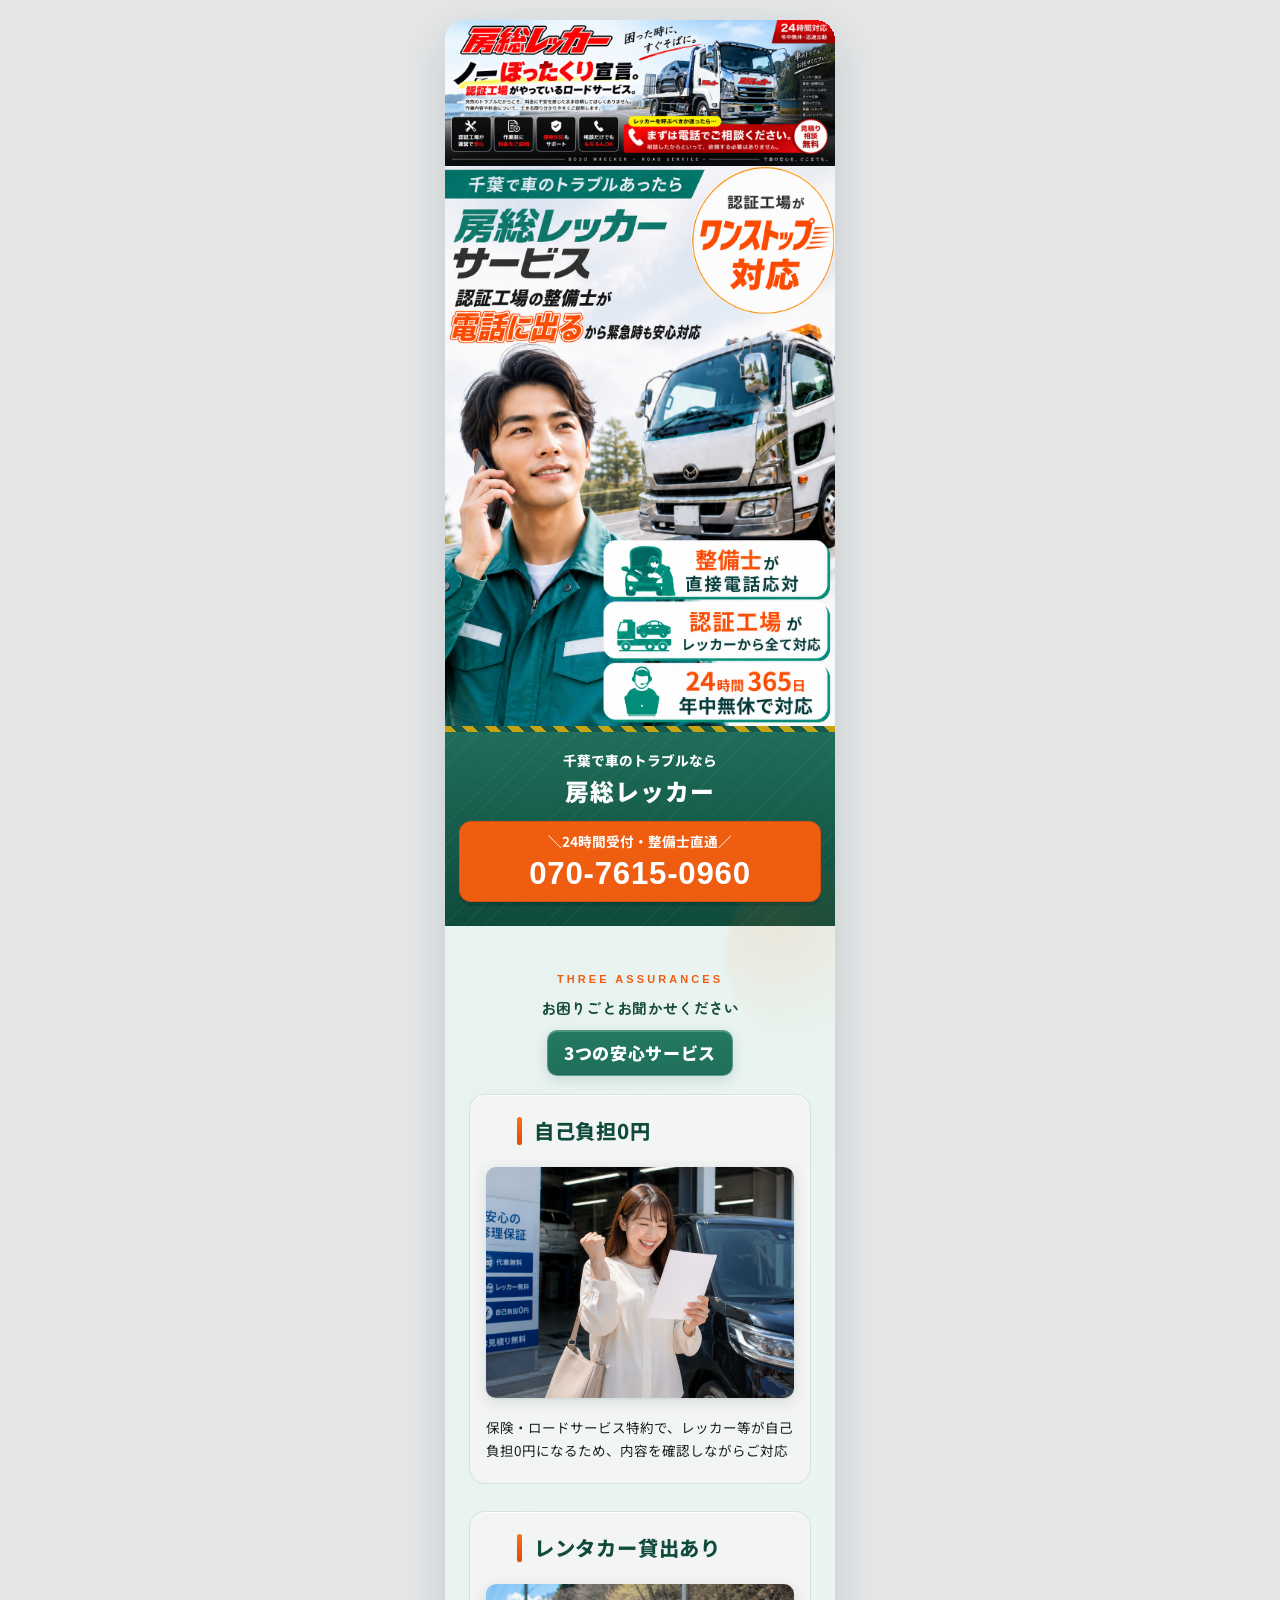
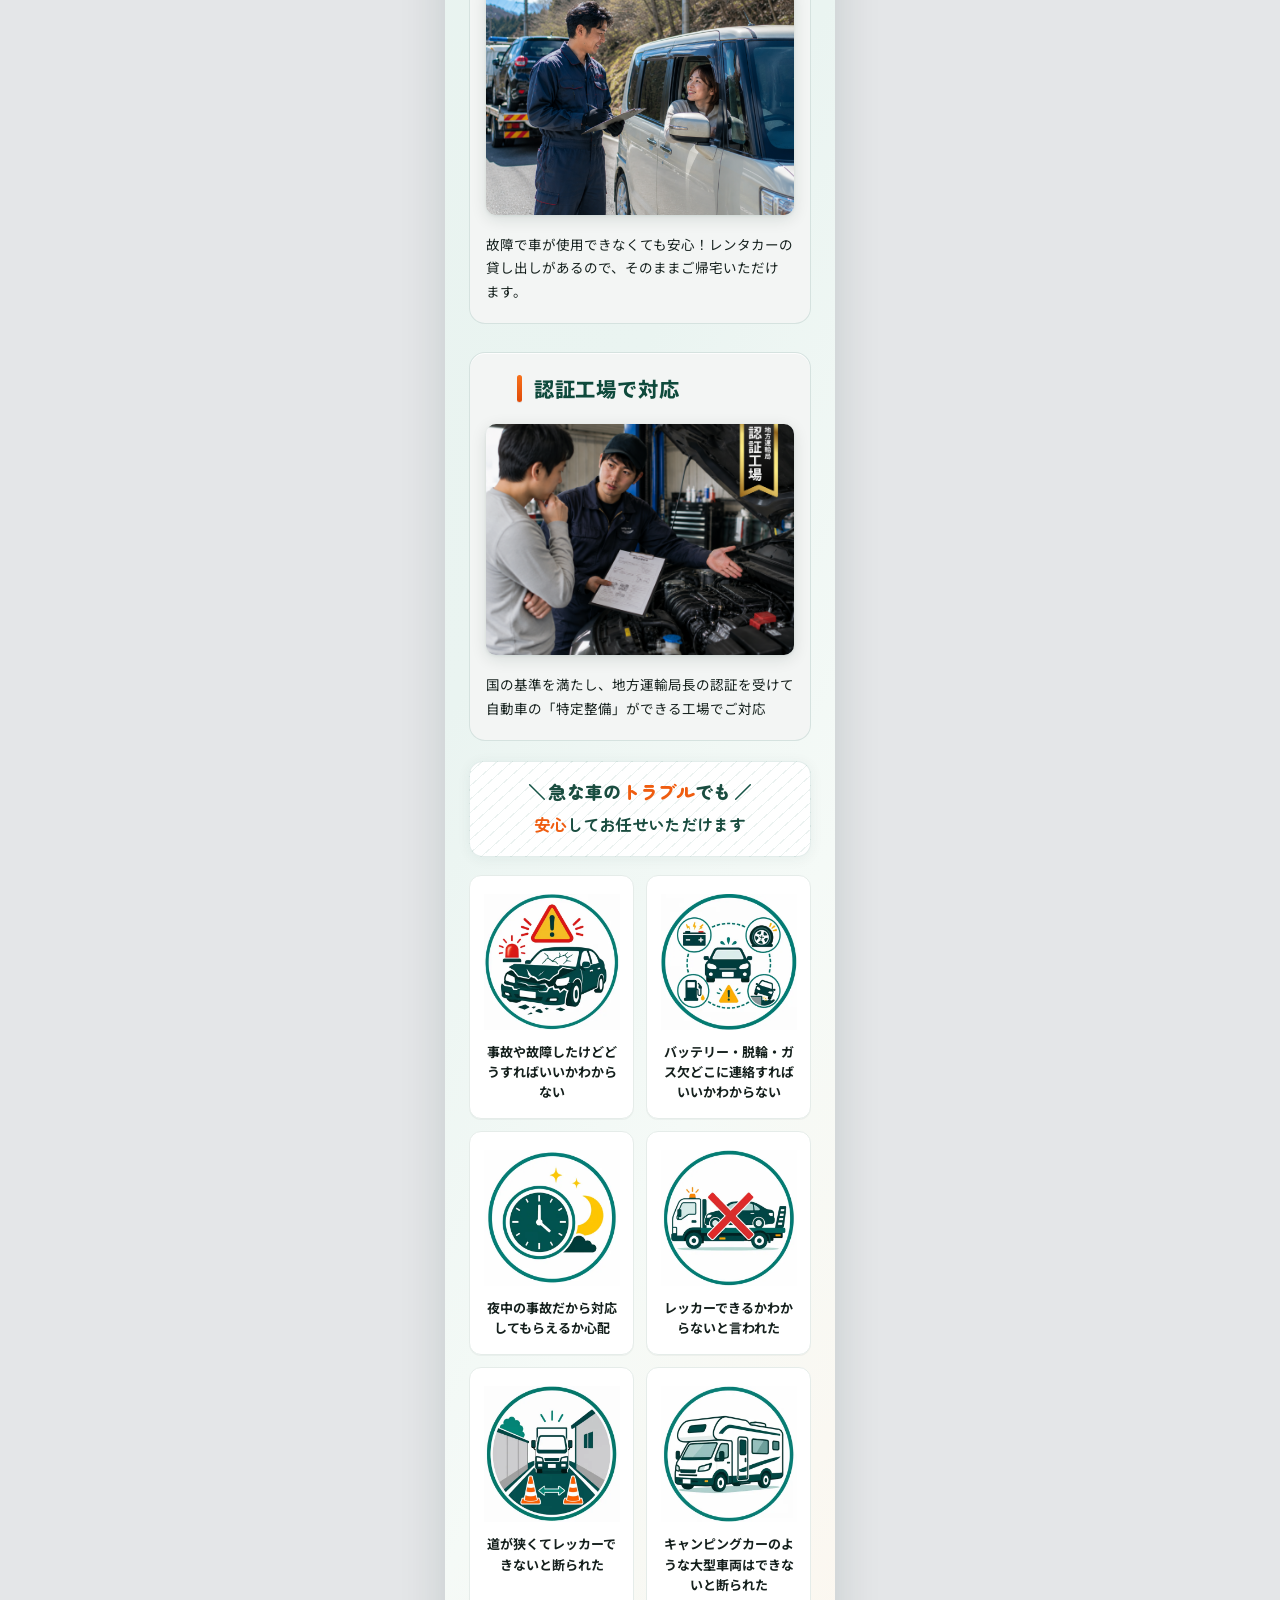
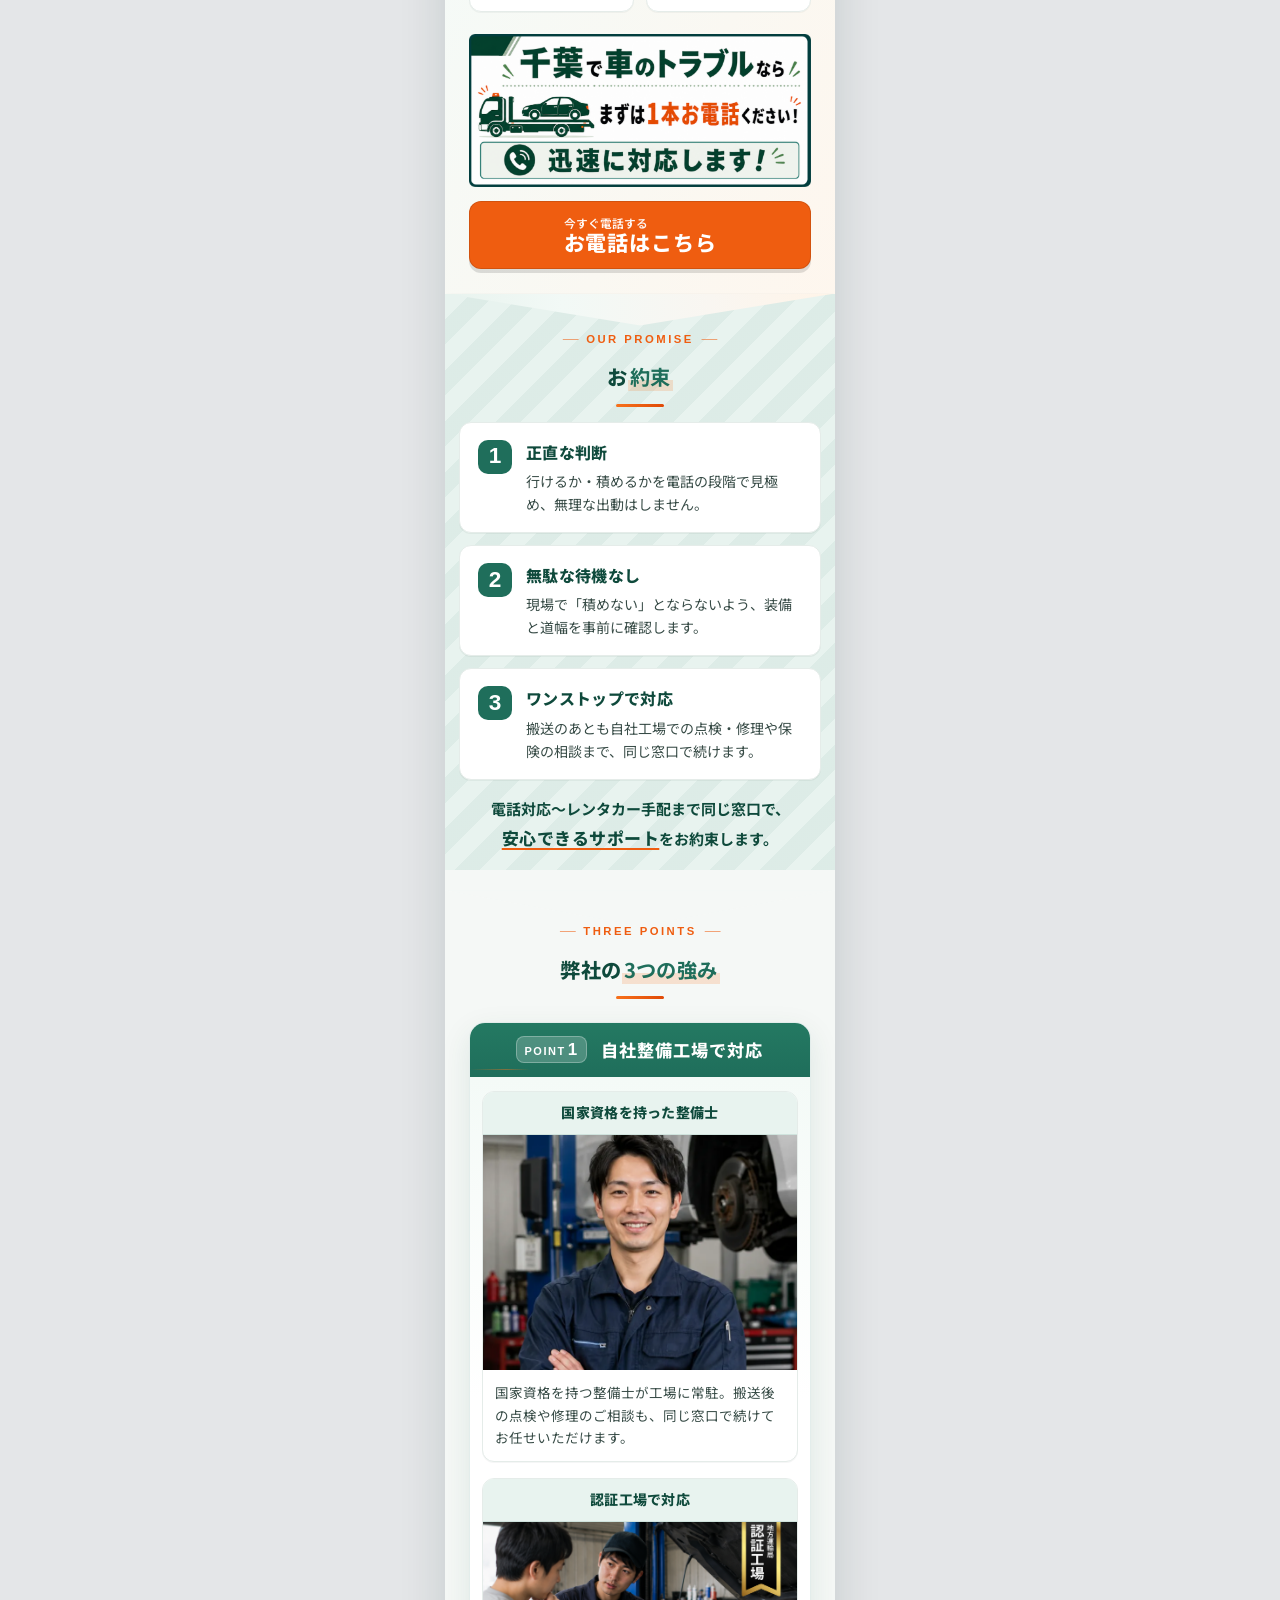
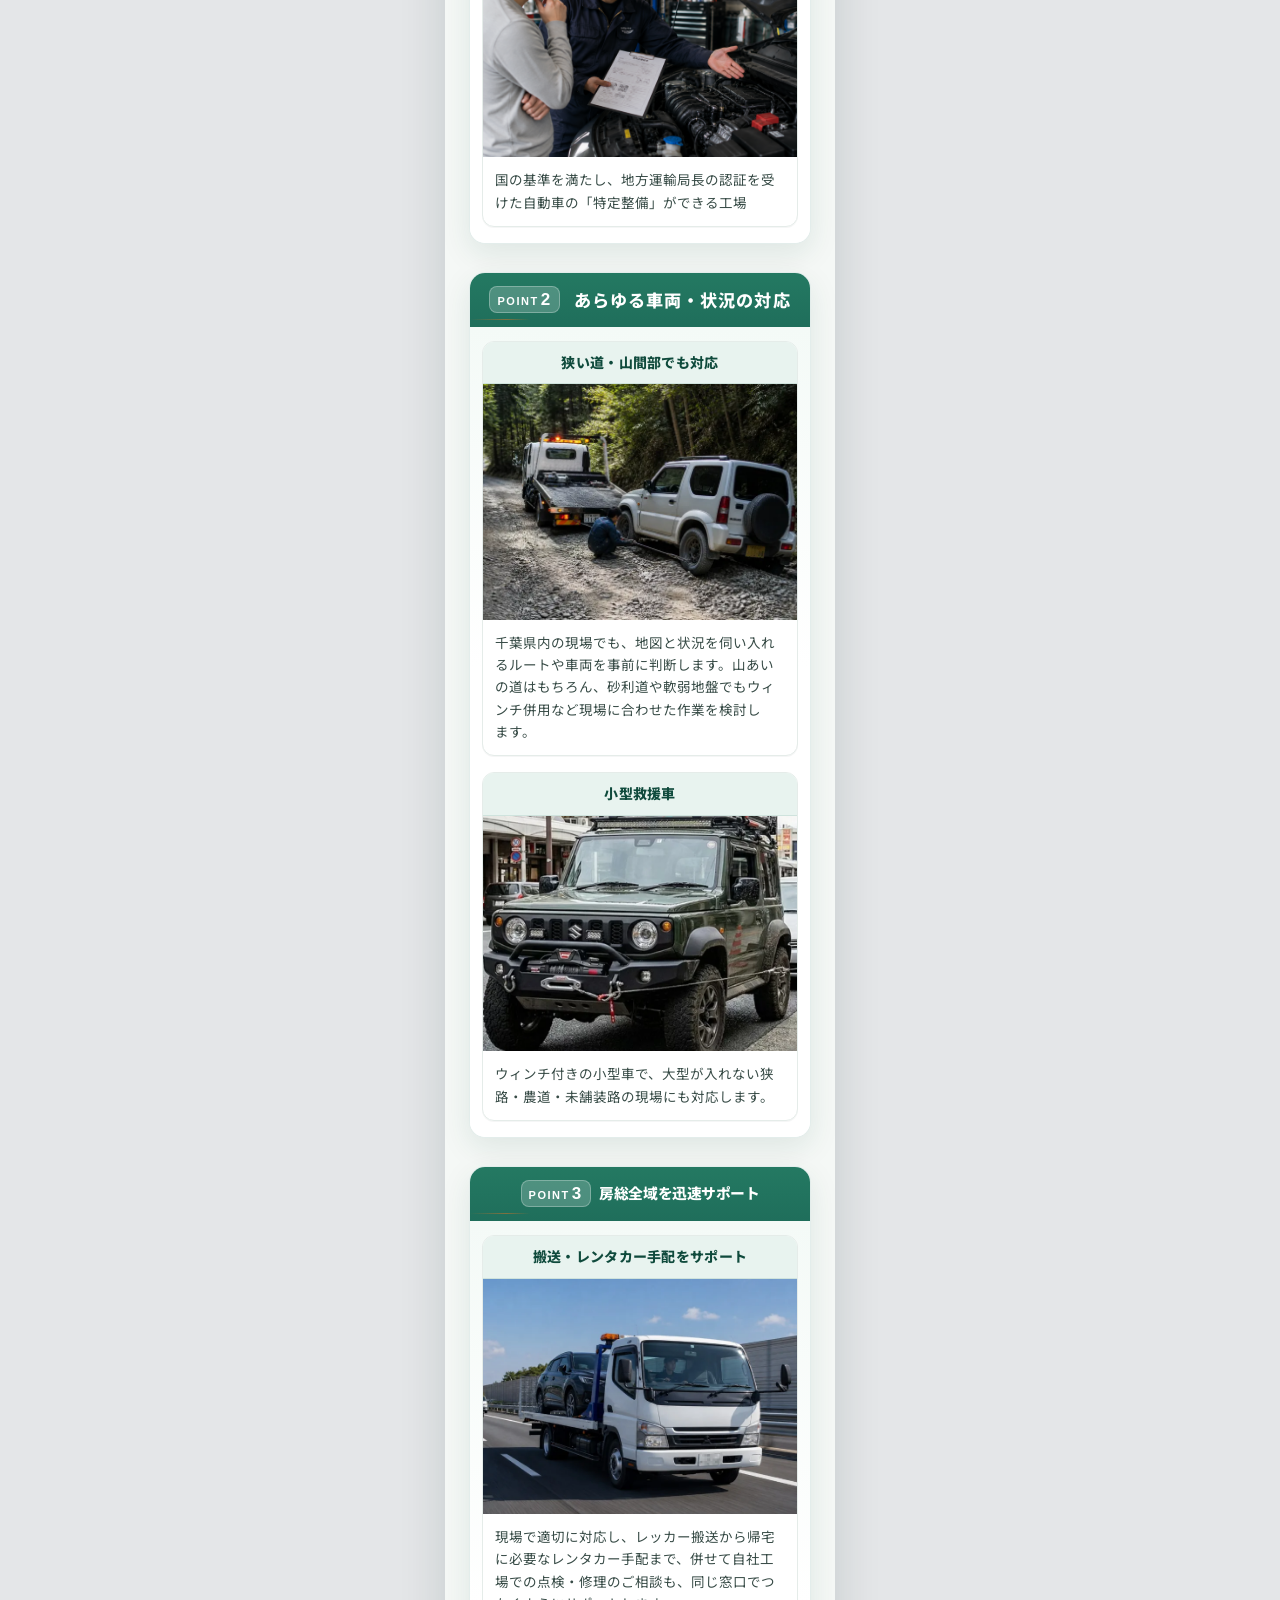
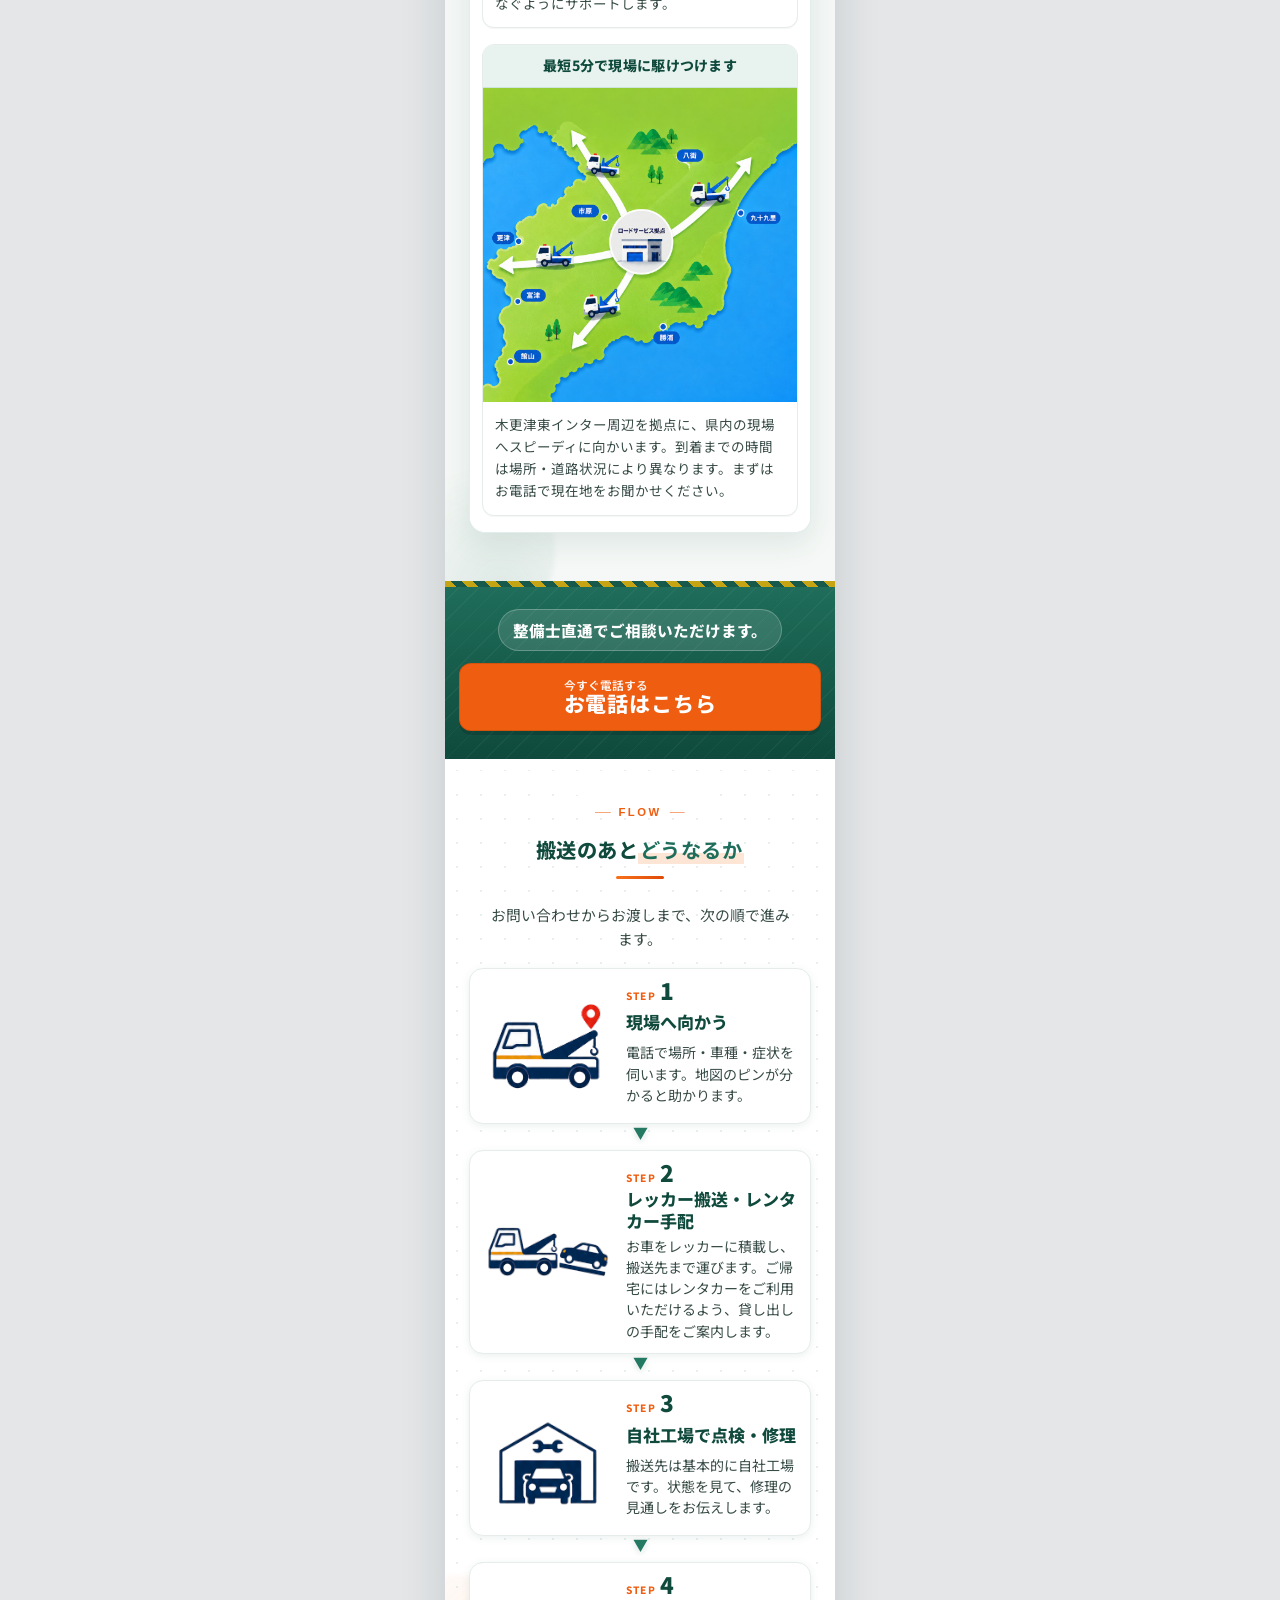
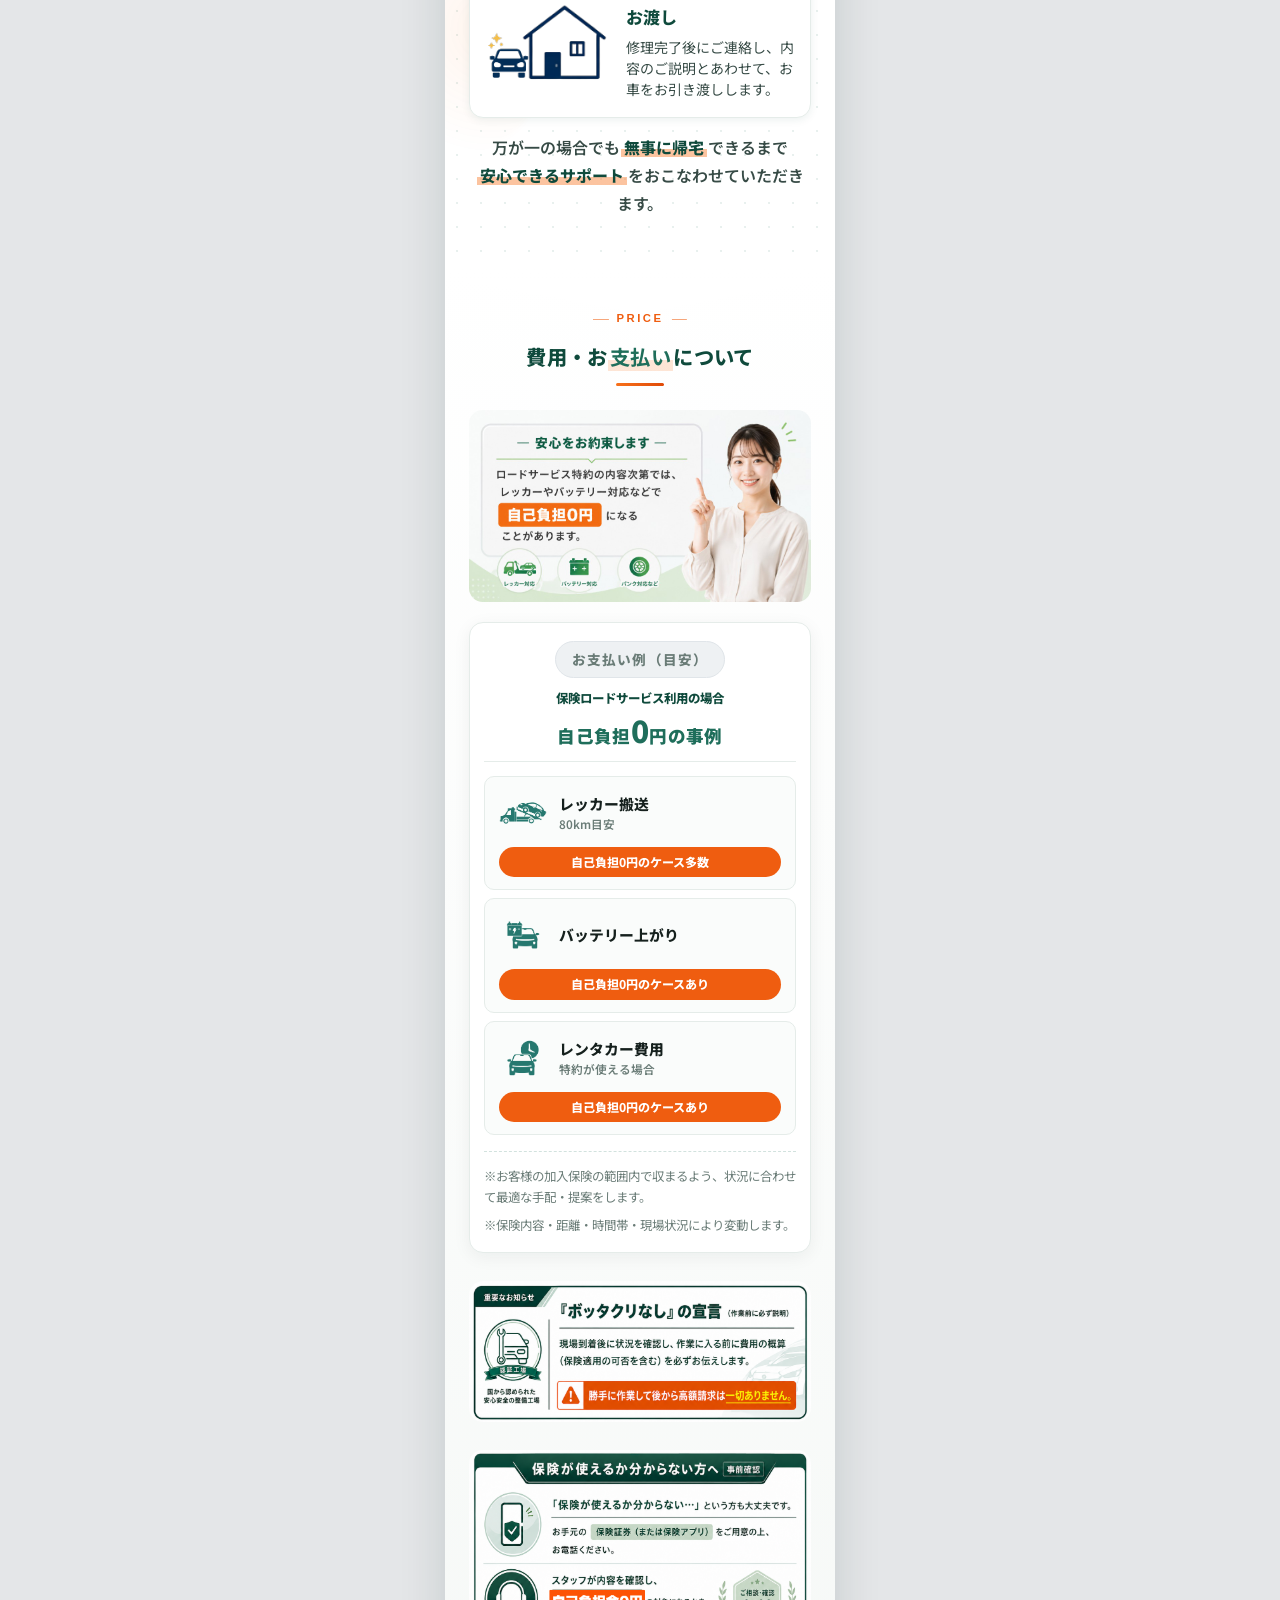
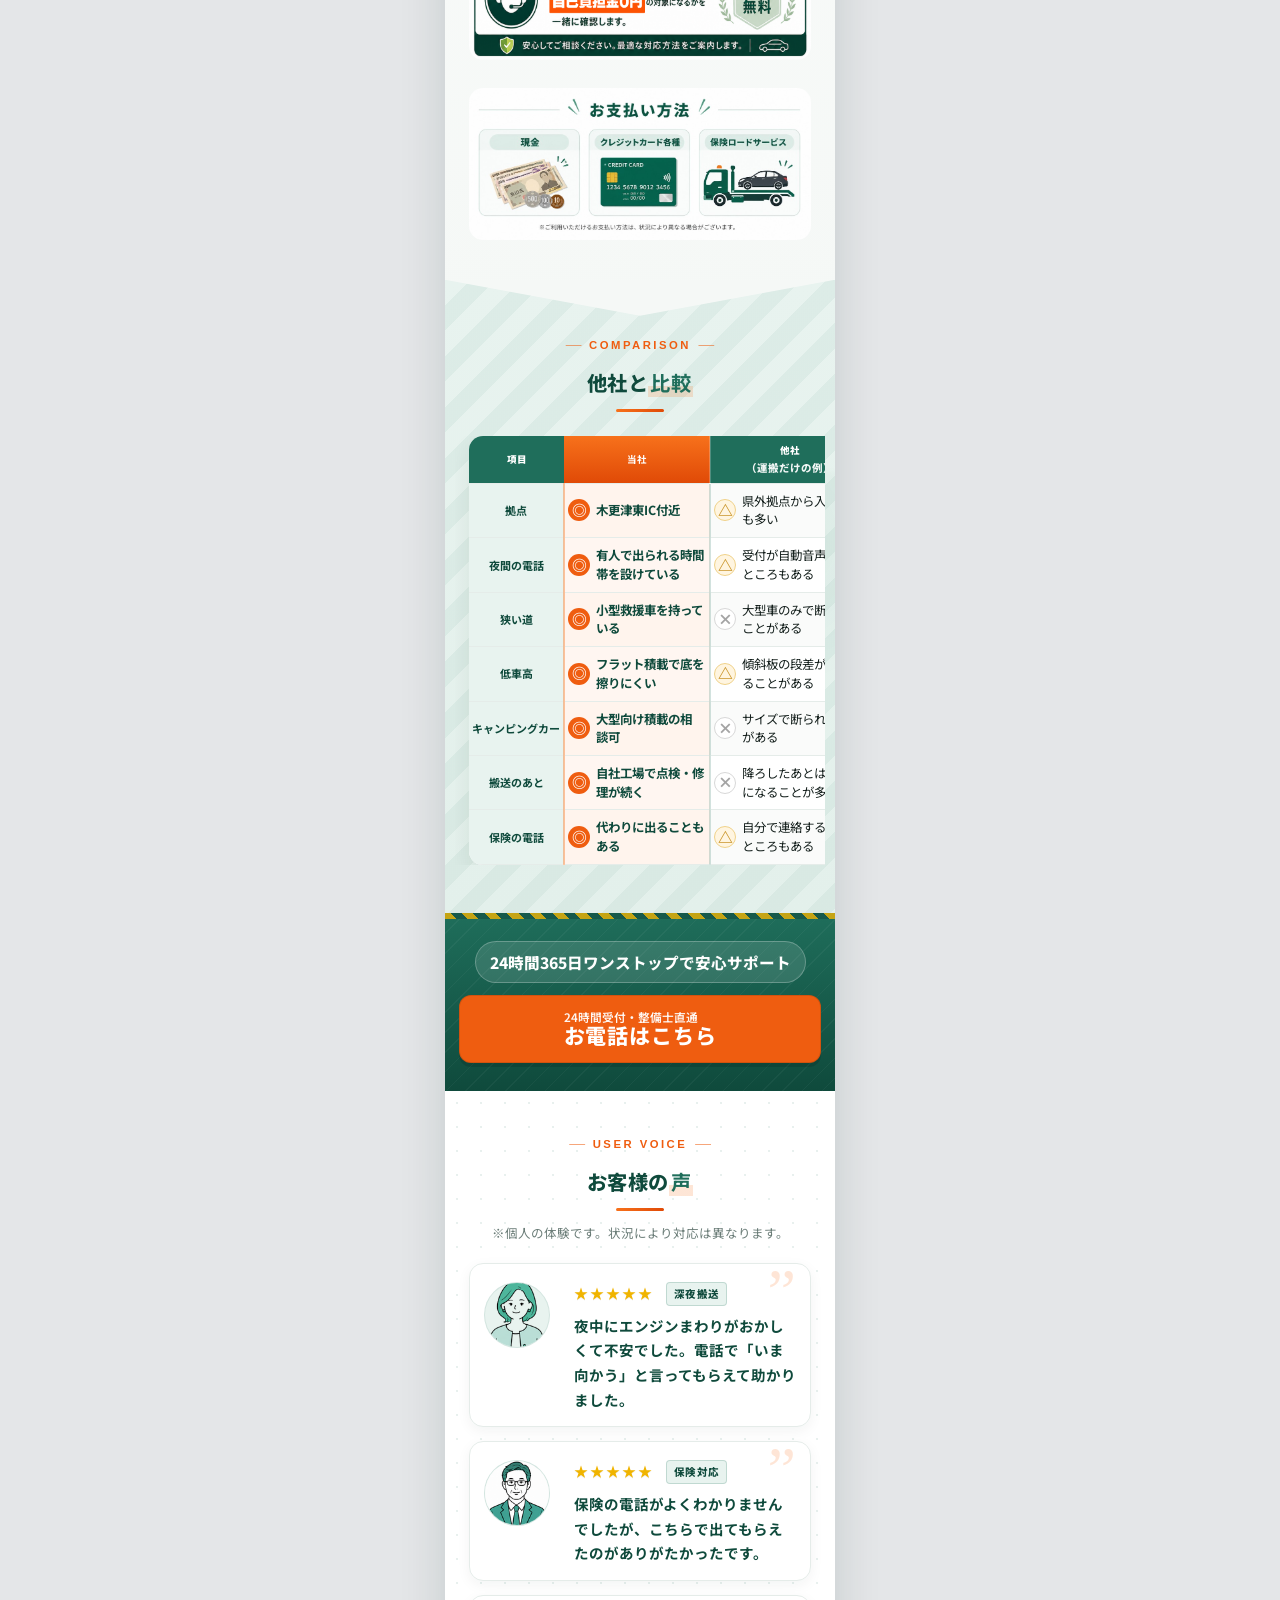
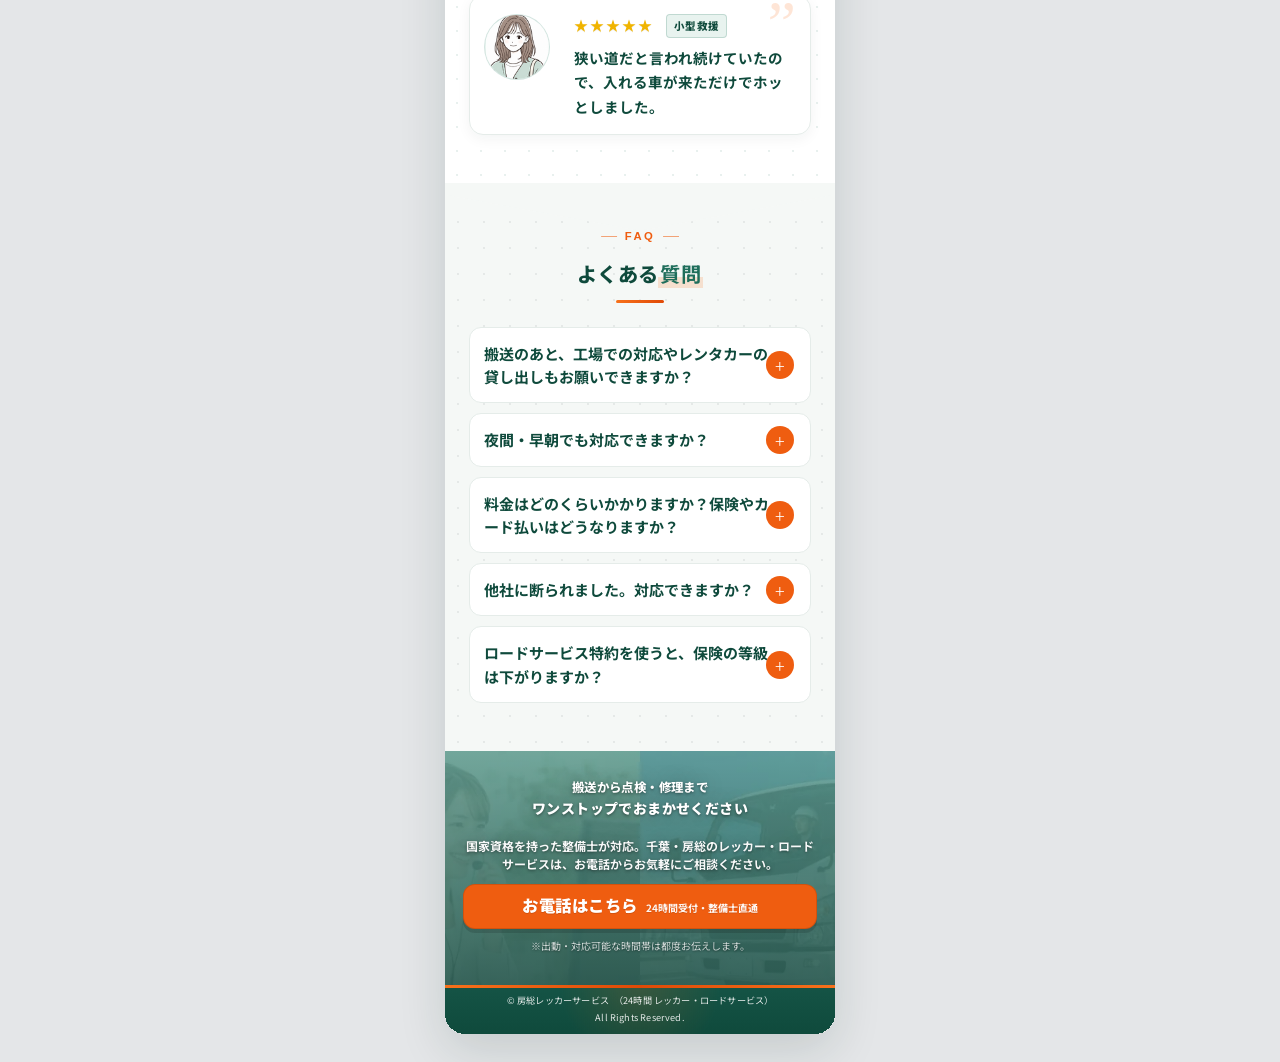
<file: bousou/index.html>
<!DOCTYPE html>

<html lang="ja"><head>
<meta charset="utf-8"/>


<meta content="width=device-width, initial-scale=1, viewport-fit=cover" name="viewport"/>
<meta content="telephone=no" name="format-detection"/>
<title>房総レッカーサービス｜千葉・房総半島 24時間対応のレッカー＆ロードサービス</title>






<meta content="千葉・房総のレッカー。木更津東IC付近を拠点に君津市から出動。搬送のあと自社工場で修理の相談まで。保険のことも電話で聞いてください。070-7615-0960。" name="description"/>
<meta content="房総レッカーサービス｜千葉・房総のレッカー" property="og:title"/>
<meta content="千葉・房総のレッカー。木更津東IC付近を拠点に、搬送のあと工場での修理や保険の相談までまとめて対応します。" property="og:description"/>
<meta content="https://laplus7123-byte.github.io/shutoken-wrecker-preview/bousou/assets/img/bousouFV.png?v=20261110" property="og:image"/>
<meta content="#1f6e5b" name="theme-color"/>
<link as="image" href="assets/img/bousouFV.png?v=20261110" rel="preload" type="image/png"/>
<link href="https://fonts.googleapis.com" rel="preconnect"/>
<link crossorigin="" href="https://fonts.gstatic.com" rel="preconnect"/>
<link href="https://fonts.googleapis.com/css2?family=Noto+Sans+JP:wght@400;500;700;900&amp;family=Zen+Maru+Gothic:wght@500;700;900&amp;display=swap" rel="stylesheet"/>
<link href="assets/css/style.css" rel="stylesheet"/>
<meta content="noindex,nofollow" name="robots"/><link href="assets/css/bousou.css" rel="stylesheet"/></head>
<body>
<div class="page-canvas">

<section class="fv" id="top"><h1 class="sr-only">房総レッカーサービス｜千葉・房総半島 24時間対応のレッカー＆ロードサービス</h1>

<img alt="ノーぼったくり" class="fv-img" height="768" src="assets/img/bottakuri.jpg" width="2048"/>


<img alt="房総レッカーサービス。認証工場の整備士が直接電話応対。レッカーからワンストップで、24時間365日対応。" class="fv-img" decoding="async" fetchpriority="high" height="1503" src="assets/img/bousouFV.png?v=20261110" width="1047"/>

</section>

<section aria-label="お電話でのご相談" class="cta cta--mid cta--lead">
<div class="cta-inner">
<p class="cta-lead-mid"><span class="cta-lead-area">千葉で車のトラブルなら</span><span class="cta-lead-brand">房総レッカー</span></p>
<a class="btn-tel" href="tel:070-7615-0960" onclick="return gtag_report_conversion(this.href);">

<span class="btn-tel-body">
<span class="btn-tel-label">＼24時間受付・整備士直通／</span>
<span class="btn-tel-num">070-7615-0960</span>
</span>
</a>
</div>
</section>

<section class="section concept-3pillars service-intro-pack" id="concept">
<div class="container">
<p class="concept-3pillars-en">THREE ASSURANCES</p>
<p class="concept-3pillars-kicker">お困りごとお聞かせください</p>
<h2 class="concept-3pillars-title">
<span class="concept-3pillars-title-box">3つの安心サービス</span>
</h2>
<div class="concept-3pillars-grid">
<article class="concept-pillar">
<h3 class="concept-pillar-label">
<span aria-hidden="true" class="concept-pillar-label-bar"></span>
<span class="concept-pillar-label-text">自己負担0円</span>
</h3>
<div class="concept-pillar-photo concept-pillar-photo--cover">
<picture>
<img alt="保険・ロードサービス特約で自己負担0円となり得る場合の確認・対応のイメージ" decoding="async" height="815" loading="lazy" src="assets/sozai/0yen.png" width="1080"/>
</picture>
</div>
<p class="concept-pillar-text">保険・ロードサービス特約で、レッカー等が自己負担0円になるため、内容を確認しながらご対応</p>
</article>
<article class="concept-pillar">
<h3 class="concept-pillar-label">
<span aria-hidden="true" class="concept-pillar-label-bar"></span>
<span class="concept-pillar-label-text">レンタカー貸出あり</span>
</h3>
<div class="concept-pillar-photo concept-pillar-photo--cover">
<picture>
<img alt="レンタカーの貸し出しをご案内するイメージ" decoding="async" height="815" loading="lazy" src="assets/sozai/rental.png" width="1080"/>
</picture>
</div>
<p class="concept-pillar-text">故障で車が使用できなくても安心！レンタカーの貸し出しがあるので、そのままご帰宅いただけます。</p>
</article>
<article class="concept-pillar">
<h3 class="concept-pillar-label">
<span aria-hidden="true" class="concept-pillar-label-bar"></span>
<span class="concept-pillar-label-text">認証工場で対応</span>
</h3>
<div class="concept-pillar-photo concept-pillar-photo--cover">
<picture>
<img alt="認証工場での修理・点検対応のイメージ" decoding="async" height="1089" loading="lazy" src="assets/sozai/nintei.png?v=20261110-certified" width="1444"/>
</picture>
</div>
<p class="concept-pillar-text">国の基準を満たし、地方運輸局長の認証を受けて自動車の「特定整備」ができる工場でご対応</p>
</article>
</div>
<p class="concept-trouble-lead">
<span class="concept-trouble-lead-l1">
<span aria-hidden="true" class="concept-trouble-lead-slash">＼</span>急な車の<span class="concept-trouble-lead-accent">トラブル</span>でも<span aria-hidden="true" class="concept-trouble-lead-slash">／</span>
</span>
<span class="concept-trouble-lead-l2"><span class="concept-trouble-lead-accent">安心</span>してお任せいただけます</span>
</p>
<ul class="troubles-grid service-troubles-grid" id="troubles">
<li class="trouble-item">
<picture class="trouble-ico"><img alt="" decoding="async" height="480" loading="lazy" src="assets/img/C-09.webp" width="480"/></picture>
<span class="trouble-text">事故や故障したけどどうすればいいかわからない</span>
</li>
<li class="trouble-item">
<picture class="trouble-ico"><img alt="" decoding="async" height="480" loading="lazy" src="assets/img/C-08.webp" width="480"/></picture>
<span class="trouble-text">バッテリー・脱輪・ガス欠どこに連絡すればいいかわからない</span>
</li>
<li class="trouble-item">
<picture class="trouble-ico"><img alt="" decoding="async" height="480" loading="lazy" src="assets/img/C-04.webp" width="480"/></picture>
<span class="trouble-text">夜中の事故だから対応してもらえるか心配</span>
</li>
<li class="trouble-item">
<picture class="trouble-ico"><img alt="" decoding="async" height="480" loading="lazy" src="assets/img/C-06.webp" width="480"/></picture>
<span class="trouble-text">レッカーできるかわからないと言われた</span>
</li>
<li class="trouble-item">
<picture class="trouble-ico"><img alt="" decoding="async" height="480" loading="lazy" src="assets/img/C-05.webp" width="480"/></picture>
<span class="trouble-text">道が狭くてレッカーできないと断られた</span>
</li>
<li class="trouble-item">
<picture class="trouble-ico"><img alt="" decoding="async" height="480" loading="lazy" src="assets/img/C-07.webp" width="480"/></picture>
<span class="trouble-text">キャンピングカーのような大型車両はできないと断られた</span>
</li>
</ul>
<figure class="service-chiba-cta-banner">
<img alt="千葉で車のトラブルなら、まずは1本お電話ください！迅速に対応します！" decoding="async" height="469" loading="lazy" src="assets/sozai/trouble.png" width="1044"/>
</figure>
<div class="service-chiba-cta-actions">
<a aria-label="電話する 070-7615-0960" class="btn-tel service-chiba-cta-tel" href="tel:070-7615-0960" onclick="return gtag_report_conversion(this.href);">

<span class="btn-tel-body">
<span class="btn-tel-label">今すぐ電話する</span>
<span class="btn-tel-num">お電話はこちら</span>
</span>
</a>
</div>
<div class="service-promise-panel">
<div aria-hidden="true" class="service-cta-promise-wedge"></div>
<h3 class="sec-title service-promise-h" id="promise">
<span class="sec-title-en">OUR PROMISE</span>
        お<strong>約束</strong>
</h3>
<ol class="service-promise-list">
<li class="service-promise-item">
<span aria-hidden="true" class="service-promise-num">1</span>
<div class="service-promise-body">
<span class="service-promise-title">正直な判断</span>
<span class="service-promise-desc">行けるか・積めるかを電話の段階で見極め、無理な出動はしません。</span>
</div>
</li>
<li class="service-promise-item">
<span aria-hidden="true" class="service-promise-num">2</span>
<div class="service-promise-body">
<span class="service-promise-title">無駄な待機なし</span>
<span class="service-promise-desc">現場で「積めない」とならないよう、装備と道幅を事前に確認します。</span>
</div>
</li>
<li class="service-promise-item">
<span aria-hidden="true" class="service-promise-num">3</span>
<div class="service-promise-body">
<span class="service-promise-title">ワンストップで対応</span>
<span class="service-promise-desc">搬送のあとも自社工場での点検・修理や保険の相談まで、同じ窓口で続けます。</span>
</div>
</li>
</ol>
<p class="service-promise-summary">電話対応～レンタカー手配まで同じ窓口で、<br/><span class="service-promise-summary-line2"><span class="service-promise-summary-em">安心できるサポート</span>をお約束します。</span></p>
</div>
</div>
</section>

<section class="section strengths section-gaze-top section-gaze-top--bg" id="strengths">
<div class="container">
<h2 class="sec-title">
<span class="sec-title-en">THREE POINTS</span>
      弊社の<strong>3つの強み</strong>
</h2>
<div class="strength-majors">
<section aria-labelledby="strength-h-factory" class="strength-major">
<h3 class="strength-major-head" id="strength-h-factory">
<span class="strength-major-point"><span class="strength-major-point-label">POINT</span><span class="strength-major-point-num">1</span></span>
<span class="strength-major-head-line">自社整備工場で対応</span>
</h3>
<div class="strength-major-body">
<div class="strength-major-grid">
<article class="strength-sub">
<p class="strength-sub-head">国家資格を持った整備士</p>
<div class="strength-sub-visual">
<picture>

<img alt="国家資格を持った整備士の対応の様子" decoding="async" height="720" loading="lazy" src="assets/img/point1-1.webp" width="720"/>
</picture>
</div>
<p class="strength-sub-text">国家資格を持つ整備士が工場に常駐。搬送後の点検や修理のご相談も、同じ窓口で続けてお任せいただけます。</p>
</article>
<article class="strength-sub">
<p class="strength-sub-head">認証工場で対応</p>
<div class="strength-sub-visual">
<picture>
<img alt="認証工場での修理・点検対応のイメージ" decoding="async" height="1089" loading="lazy" src="assets/sozai/nintei.png?v=20261110-certified" width="1444"/>
</picture>
</div>
<p class="strength-sub-text">国の基準を満たし、地方運輸局長の認証を受けた自動車の「特定整備」ができる工場</p>
</article>
</div>
</div>
</section>
<section aria-labelledby="strength-h-equip" class="strength-major">
<h3 class="strength-major-head" id="strength-h-equip">
<span class="strength-major-point"><span class="strength-major-point-label">POINT</span><span class="strength-major-point-num">2</span></span>
<span class="strength-major-head-line">あらゆる車両・状況の対応</span>
</h3>
<div class="strength-major-body">
<div class="strength-major-grid">
<article class="strength-sub">
<p class="strength-sub-head">狭い道・山間部でも対応</p>
<div class="strength-sub-visual">
<picture>


<img alt="狭い砂利道・林道でレッカーとジムニー型の車両へウィンチ作業を行っている様子" decoding="async" height="480" loading="lazy" src="assets/img/C-19-sm.webp" width="720"/>
</picture>
</div>
<p class="strength-sub-text">千葉県内の現場でも、地図と状況を伺い入れるルートや車両を事前に判断します。山あいの道はもちろん、砂利道や軟弱地盤でもウィンチ併用など現場に合わせた作業を検討します。</p>
</article>
<article class="strength-sub">
<p class="strength-sub-head">小型救援車</p>
<div class="strength-sub-visual">
<picture>

<img alt="小型救援車の様子" decoding="async" height="720" loading="lazy" src="assets/img/point2-2.webp" width="720"/>
</picture>
</div>
<p class="strength-sub-text">ウィンチ付きの小型車で、大型が入れない狭路・農道・未舗装路の現場にも対応します。</p>
</article>
</div>
</div>
</section>
<section aria-labelledby="strength-h-point3" class="strength-major">
<h3 class="strength-major-head" id="strength-h-point3">
<span class="strength-major-point"><span class="strength-major-point-label">POINT</span><span class="strength-major-point-num">3</span></span>
<span class="strength-major-head-line strength-major-head-line--point3">房総全域を迅速サポート</span>
</h3>
<div class="strength-major-body">
<div class="strength-major-grid">
<article class="strength-sub">
<p class="strength-sub-head">搬送・レンタカー手配をサポート</p>
<div class="strength-sub-visual">
<picture>

<img alt="高速道路を走行するレッカー車" decoding="async" height="576" loading="lazy" src="assets/img/point3-highway.webp" width="720"/>
</picture>
</div>
<p class="strength-sub-text">現場で適切に対応し、レッカー搬送から帰宅に必要なレンタカー手配まで、併せて自社工場での点検・修理のご相談も、同じ窓口でつなぐようにサポートします。</p>
</article>
<article class="strength-sub">
<p class="strength-sub-head">最短5分で現場に駆けつけます</p>
<div class="strength-sub-visual coverage-map-visual">
<picture>
<img alt="房総エリアの地図イラスト。中央のロードサービス拠点から各方面へレッカーが向かう様子。木更津・市原・八街・富津・館山・勝浦・九十九里などの地域名が示されています。" decoding="async" height="1024" loading="lazy" src="assets/img/point3-boso-coverage-map.png" width="1024"/>
</picture>
</div>
<p class="strength-sub-text">木更津東インター周辺を拠点に、県内の現場へスピーディに向かいます。到着までの時間は場所・道路状況により異なります。まずはお電話で現在地をお聞かせください。</p>
</article>
</div>
</div>
</section>
</div>
</div>
</section>

<section aria-label="お電話でのご相談" class="cta cta--mid">
<div class="cta-inner">
<p class="cta-lead-mid">整備士直通でご相談いただけます。</p>
<a class="btn-tel" href="tel:070-7615-0960" onclick="return gtag_report_conversion(this.href);">

<span class="btn-tel-body">
<span class="btn-tel-label">今すぐ電話する</span>
<span class="btn-tel-num">お電話はこちら</span>
</span>
</a>
</div>
</section>

<section class="section flow section-gaze-top section-gaze-top--white" id="flow">
<div class="container">
<h2 class="sec-title">
<span class="sec-title-en">FLOW</span>
      搬送のあと<strong>どうなるか</strong>
</h2>
<p class="flow-lead">お問い合わせからお渡しまで、次の順で進みます。</p>
<div class="flow-detail">
<ol class="flow-list flow-list--beside-visual">
<li class="flow-item">
<span aria-label="STEP 1" class="flow-step"><span aria-hidden="true" class="flow-step-pre">STEP</span><span aria-hidden="true" class="flow-step-num">1</span></span>
<h3 class="flow-h">現場へ向かう</h3>
<div class="flow-copy">
<p class="flow-text">電話で場所・車種・症状を伺います。地図のピンが分かると助かります。</p>
</div>
<span aria-hidden="true" class="flow-icon"><img alt="" decoding="async" height="164" loading="lazy" src="assets/sozai/29.svg" width="164"/></span>
</li>
<li class="flow-item">
<span aria-label="STEP 2" class="flow-step"><span aria-hidden="true" class="flow-step-pre">STEP</span><span aria-hidden="true" class="flow-step-num">2</span></span>
<h3 class="flow-h">レッカー搬送・レンタカー手配</h3>
<div class="flow-copy">
<p class="flow-text">お車をレッカーに積載し、搬送先まで運びます。ご帰宅にはレンタカーをご利用いただけるよう、貸し出しの手配をご案内します。</p>
</div>
<span aria-hidden="true" class="flow-icon"><img alt="" decoding="async" height="164" loading="lazy" src="assets/sozai/30.svg" width="164"/></span>
</li>
<li class="flow-item">
<span aria-label="STEP 3" class="flow-step"><span aria-hidden="true" class="flow-step-pre">STEP</span><span aria-hidden="true" class="flow-step-num">3</span></span>
<h3 class="flow-h">自社工場で点検・修理</h3>
<div class="flow-copy">
<p class="flow-text">搬送先は基本的に自社工場です。状態を見て、修理の見通しをお伝えします。</p>
</div>
<span aria-hidden="true" class="flow-icon"><img alt="" decoding="async" height="164" loading="lazy" src="assets/sozai/31.svg" width="164"/></span>
</li>
<li class="flow-item">
<span aria-label="STEP 4" class="flow-step"><span aria-hidden="true" class="flow-step-pre">STEP</span><span aria-hidden="true" class="flow-step-num">4</span></span>
<h3 class="flow-h">お渡し</h3>
<div class="flow-copy">
<p class="flow-text">修理完了後にご連絡し、内容のご説明とあわせて、お車をお引き渡しします。</p>
</div>
<span aria-hidden="true" class="flow-icon"><img alt="" decoding="async" height="164" loading="lazy" src="assets/sozai/32.svg" width="164"/></span>
</li>
</ol>
<p class="flow-support-lead">
        万が一の場合でも<span class="flow-support-mark">無事に帰宅</span>できるまで<br/>
<span class="flow-support-mark">安心できるサポート</span>をおこなわせていただきます。
      </p>
</div>
</div>
</section>

<section class="section price section-gaze-top section-gaze-top--white" id="price">
<div class="container">
<h2 class="sec-title">
<span class="sec-title-en">PRICE</span>
      費用・お<strong>支払い</strong>について
    </h2>
<div class="price-board">
<figure class="price-board-hero price-board-hero--visual">
<picture>
<img alt="ロードサービス特約の内容次第では、レッカーやバッテリー対応などで自己負担0円になることがあります。安心をお約束します。" decoding="async" height="576" loading="lazy" src="assets/img/price-insurance-hero.png" width="1024"/>
</picture>
</figure>
<div class="price-board-grid">
<article aria-labelledby="price-board-h1" class="price-board-card">
<p class="price-board-card-tab" id="price-board-h1">お支払い例（目安）</p>
<p class="price-board-card-eyebrow">保険ロードサービス利用の場合</p>
<p class="price-board-card-accent">自己負担<span class="price-board-zero">0</span>円の事例</p>
<ul class="price-board-rows">
<li class="price-board-row">
<div class="price-board-row-main">
<span aria-hidden="true" class="price-board-row-icon price-board-row-icon--photo"><img alt="" decoding="async" height="1080" loading="lazy" src="assets/sozai/icon1.png" width="1080"/></span>
<span class="price-board-row-svc"><span class="nobr">レッカー搬送</span><small><span class="nobr">80km目安</span></small></span>
</div>
<span class="price-board-row-tag">自己負担0円のケース多数</span>
</li>
<li class="price-board-row">
<div class="price-board-row-main">
<span aria-hidden="true" class="price-board-row-icon price-board-row-icon--photo"><img alt="" decoding="async" height="1080" loading="lazy" src="assets/sozai/icon2.png" width="1080"/></span>
<span class="price-board-row-svc"><span class="nobr">バッテリー上がり</span></span>
</div>
<span class="price-board-row-tag">自己負担0円のケースあり</span>
</li>
<li class="price-board-row">
<div class="price-board-row-main">
<span aria-hidden="true" class="price-board-row-icon price-board-row-icon--photo"><img alt="" decoding="async" height="1080" loading="lazy" src="assets/sozai/icon3.png" width="1080"/></span>
<span class="price-board-row-svc"><span class="nobr">レンタカー費用</span><small><span class="nobr">特約が使える場合</span></small></span>
</div>
<span class="price-board-row-tag">自己負担0円のケースあり</span>
</li>
</ul>
<div class="price-board-foot">
<p>※お客様の加入保険の範囲内で収まるよう、状況に合わせて最適な手配・提案をします。</p>
<p>※保険内容・距離・時間帯・現場状況により変動します。</p>
</div>
</article>
</div>
</div>
</div>
<div class="price-trust-breakout">
<div class="container">
<div class="price-trust-slot">
<figure aria-labelledby="price-trust-bottakuri-h" class="price-trust-banner">
<img alt="【重要なお知らせ】『ボッタクリなし』の宣言（作業前に必ず説明）。認証工場・国から認められた安心安全の整備工場。現場到着後に状況を確認し、作業に入る前に費用の概算（保険適用の可否を含む）を必ずお伝えします。勝手に作業して後から高額請求は一切ありません。" decoding="async" height="445" loading="lazy" src="assets/sozai/bottakuri.png" width="1080"/>
<span class="sr-only" id="price-trust-bottakuri-h">『ボッタクリなし』の宣言（作業前に必ず説明）</span>
</figure>
</div>
</div>
</div>
<div class="price-trust-breakout">
<div class="container">
<div class="price-trust-slot">
<figure aria-labelledby="price-trust-insurance-h" class="price-trust-banner">
<img alt="【保険が使えるか分からない方へ（事前確認）】保険証券（または保険アプリ）をご用意の上お電話ください。スタッフが内容を確認し、自己負担0円の対象になるかを一緒に確認します。ご相談・確認は無料。安心してご相談ください。最適な対応方法をご案内します。" decoding="async" height="665" loading="lazy" src="assets/sozai/hosyou.png" width="1080"/>
<span class="sr-only" id="price-trust-insurance-h">保険が使えるか分からない方への事前確認のご案内</span>
</figure>
</div>
</div>
</div>
<div class="container">
<div class="price-board-payment-wrap">
<figure aria-labelledby="payment-methods-heading" class="price-payment-banner">
<img alt="お支払い方法。現金、クレジットカード各種、保険ロードサービスの3つをご用意。※ご利用いただけるお支払い方法は、状況により異なる場合がございます。" decoding="async" height="453" loading="lazy" src="assets/img/price-payment-methods.png" width="1024"/>
<span class="sr-only" id="payment-methods-heading">お支払い方法</span>
</figure>
</div>
</div>
</section>

<section class="section compare section-gaze-top section-gaze-top--bg" id="compare">
<div class="container">
<h2 class="sec-title">
<span class="sec-title-en">COMPARISON</span>
      他社と<strong>比較</strong>
</h2>
<div class="compare-wrap">
<table class="compare-table">
<thead>
<tr>
<th>項目</th>
<th class="is-us">当社</th>
<th class="is-other">他社<br/><span class="compare-th-sub">（運搬だけの例）</span></th>
</tr>
</thead>
<tbody>
<tr><th scope="row">拠点</th><td class="is-us"><div class="cmp-cell"><span aria-label="◎" class="cmp-mark cmp-mark--good">◎</span><span class="cmp-text">木更津東IC付近</span></div></td><td class="is-other"><div class="cmp-cell"><span aria-label="△" class="cmp-mark cmp-mark--mid">△</span><span class="cmp-text">県外拠点から入ることも多い</span></div></td></tr>
<tr><th scope="row">夜間の電話</th><td class="is-us"><div class="cmp-cell"><span class="cmp-mark cmp-mark--good">◎</span><span class="cmp-text">有人で出られる時間帯を設けている</span></div></td><td class="is-other"><div class="cmp-cell"><span class="cmp-mark cmp-mark--mid">△</span><span class="cmp-text">受付が自動音声のみのところもある</span></div></td></tr>
<tr><th scope="row">狭い道</th><td class="is-us"><div class="cmp-cell"><span class="cmp-mark cmp-mark--good">◎</span><span class="cmp-text">小型救援車を持っている</span></div></td><td class="is-other"><div class="cmp-cell"><span class="cmp-mark cmp-mark--bad">×</span><span class="cmp-text">大型車のみで断られることがある</span></div></td></tr>
<tr><th scope="row">低車高</th><td class="is-us"><div class="cmp-cell"><span class="cmp-mark cmp-mark--good">◎</span><span class="cmp-text">フラット積載で底を擦りにくい</span></div></td><td class="is-other"><div class="cmp-cell"><span class="cmp-mark cmp-mark--mid">△</span><span class="cmp-text">傾斜板の段差が気になることがある</span></div></td></tr>
<tr><th scope="row">キャンピングカー</th><td class="is-us"><div class="cmp-cell"><span class="cmp-mark cmp-mark--good">◎</span><span class="cmp-text">大型向け積載の相談可</span></div></td><td class="is-other"><div class="cmp-cell"><span class="cmp-mark cmp-mark--bad">×</span><span class="cmp-text">サイズで断られることがある</span></div></td></tr>
<tr><th scope="row">搬送のあと</th><td class="is-us"><div class="cmp-cell"><span class="cmp-mark cmp-mark--good">◎</span><span class="cmp-text">自社工場で点検・修理が続く</span></div></td><td class="is-other"><div class="cmp-cell"><span class="cmp-mark cmp-mark--bad">×</span><span class="cmp-text">降ろしたあとは別手配になることが多い</span></div></td></tr>
<tr><th scope="row">保険の電話</th><td class="is-us"><div class="cmp-cell"><span class="cmp-mark cmp-mark--good">◎</span><span class="cmp-text">代わりに出ることもある</span></div></td><td class="is-other"><div class="cmp-cell"><span class="cmp-mark cmp-mark--mid">△</span><span class="cmp-text">自分で連絡する前提のところもある</span></div></td></tr>
</tbody>
</table>
</div>
</div>
</section>

<section aria-label="お電話でのご相談" class="cta cta--mid">
<div class="cta-inner">
<p class="cta-lead-mid">24時間365日ワンストップで安心サポート</p>
<a class="btn-tel" href="tel:070-7615-0960" onclick="return gtag_report_conversion(this.href);">

<span class="btn-tel-body">
<span class="btn-tel-label">24時間受付・整備士直通</span>
<span class="btn-tel-num">お電話はこちら</span>
</span>
</a>
</div>
</section>

<section class="section voices" id="voices">
<div class="container">
<h2 class="sec-title">
<span class="sec-title-en">USER VOICE</span>
      お客様の<strong>声</strong>
</h2>
<p class="voices-note">※個人の体験です。状況により対応は異なります。</p>
<div class="voices-grid">
<figure class="voice-card">
<div class="voice-avatar">
<picture>
<img alt="" decoding="async" height="120" loading="lazy" src="assets/sozai/48.png" width="100"/>
</picture>
</div>
<div class="voice-main">
<div class="voice-meta">
<div aria-label="評価5/5" class="voice-stars">★★★★★</div>
<span class="voice-tag">深夜搬送</span>
</div>
<blockquote class="voice-q">夜中にエンジンまわりがおかしくて不安でした。電話で「いま向かう」と言ってもらえて助かりました。</blockquote>
</div>
</figure>
<figure class="voice-card">
<div class="voice-avatar">
<picture>
<img alt="" decoding="async" height="120" loading="lazy" src="assets/sozai/49.png" width="100"/>
</picture>
</div>
<div class="voice-main">
<div class="voice-meta">
<div aria-label="評価5/5" class="voice-stars">★★★★★</div>
<span class="voice-tag">保険対応</span>
</div>
<blockquote class="voice-q">保険の電話がよくわかりませんでしたが、こちらで出てもらえたのがありがたかったです。</blockquote>
</div>
</figure>
<figure class="voice-card">
<div class="voice-avatar">
<picture>
<img alt="" decoding="async" height="120" loading="lazy" src="assets/sozai/50.png" width="100"/>
</picture>
</div>
<div class="voice-main">
<div class="voice-meta">
<div aria-label="評価5/5" class="voice-stars">★★★★★</div>
<span class="voice-tag">小型救援</span>
</div>
<blockquote class="voice-q">狭い道だと言われ続けていたので、入れる車が来ただけでホッとしました。</blockquote>
</div>
</figure>
</div>
</div>
</section>

<section class="section faq section-gaze-top section-gaze-top--bg" id="faq">
<div class="container">
<h2 class="sec-title">
<span class="sec-title-en">FAQ</span>
      よくある<strong>質問</strong>
</h2>
<div class="faq-list">
<details class="faq-item"><summary>搬送のあと、工場での対応やレンタカーの貸し出しもお願いできますか？</summary><div class="faq-a">はい。レッカーで搬送したあとも、自社工場での点検・見立て・修理は同じ窓口でご相談いただけます。レンタカーの貸し出しがあるので、そのままご帰宅いただけます。</div></details>
<details class="faq-item"><summary>夜間・早朝でも対応できますか？</summary><div class="faq-a">電話に出られる時間帯を設けています。出られない場合は、その旨お伝えするかたちになります。まずはお電話で現状をお聞かせください。</div></details>
<details class="faq-item"><summary>料金はどのくらいかかりますか？保険やカード払いはどうなりますか？</summary><div class="faq-a">距離・時間帯・現場の状況・搬送先などで変わります。現場で状況を確認したうえで、作業に入る前に費用の目安（保険が使えるかどうかを含めて）をお伝えします。ご加入の保険やロードサービス特約の範囲内であれば、自己負担0円となるよう対応します。状況によっては対象外の作業や超過分など、自己負担や別途費用が必要となる場合がありますが、その場合も作業前に必ずご説明します。勝手に作業して後から高額請求をすることはありません。お支払いは現金に加え、クレジットカード等にも対応しています（使える手段は状況により異なる場合があります）。</div></details>
<details class="faq-item"><summary>他社に断られました。対応できますか？</summary><div class="faq-a">地図上の位置とお車のサイズが分かれば、まずは出られるかどうかを見ます。断られたからといって必ず出られるとは限りませんが、別ルートや別車両での対応も含めてご相談に応じます。</div></details>
<details class="faq-item"><summary>ロードサービス特約を使うと、保険の等級は下がりますか？</summary><div class="faq-a">多くの自動車保険では、ロードサービス特約の利用は事故扱いではなくサービス利用となるため、等級が下がらないことがほとんどです。※契約内容・会社・特約の種類により異なります。ご不明な点は証券やアプリをご用意のうえお問い合わせください。</div></details>
</div>
</div>
</section>

<section aria-labelledby="final-cta-title" class="final-cta">
<div class="final-cta-media">
<picture>

<img alt="" class="final-cta-img" decoding="async" height="350" loading="lazy" role="presentation" src="assets/img/cta-final-bg.webp" width="1024"/>
</picture>
<div aria-hidden="true" class="final-cta-overlay"></div>
<div class="container final-cta-stack">
<h2 class="final-cta-head" id="final-cta-title">
<span class="final-cta-head-line1">搬送から点検・修理まで</span>
<span class="final-cta-head-line2">ワンストップでおまかせください</span>
</h2>
<div class="final-cta-card">
<p class="final-cta-lead">国家資格を持った整備士が対応。千葉・房総のレッカー・ロードサービスは、お電話からお気軽にご相談ください。</p>
<div class="final-cta-actions">
<a class="final-cta-tel" href="tel:070-7615-0960" onclick="return gtag_report_conversion(this.href);">

<span class="final-cta-tel-body">
<span class="final-cta-tel-num">お電話はこちら</span>
<span class="final-cta-tel-sub">24時間受付・整備士直通</span>
</span>
</a>
</div>
<p class="final-cta-note">※出動・対応可能な時間帯は都度お伝えします。</p>
</div>
</div>
</div>
</section>
<footer class="site-footer">
<p class="footer-copy">
<span class="footer-copy-chunk">© 房総レッカーサービス</span>
<span class="footer-copy-chunk">（24時間 レッカー・ロードサービス）</span>
<span class="footer-copy-chunk">All Rights Reserved.</span>
</p>
</footer>
<a aria-label="電話する 070-7615-0960" class="fixed-tel is-hidden" href="tel:070-7615-0960" onclick="return gtag_report_conversion(this.href);">

<span class="fixed-tel-body">
<span class="fixed-tel-label">24時間受付・整備士直通</span>
<span class="fixed-tel-num">お電話はこちら</span>
</span>
</a>
</div>

<script defer="" src="assets/js/script.js"></script></body></html>
</file>
<file: assets/css/style.css>
:root{
  --green-900:#0f4a3c;
  --green-700:#1f6e5b;
  --green-600:#247962;
  --green-500:#2c8b73;
  --green-50:#e8f3ef;
  
  --concept-bridge-gradient:linear-gradient(118deg,
    var(--green-50) 0%,
    #eaf4f1 36%,
    #f5faf7 58%,
    #fff6ed 88%,
    #fff0e5 100%);
  
  --bridge-strip-gradient:linear-gradient(90deg,
    #e8f3ee 0%,
    #f2f9f6 30%,
    #f9f6f1 68%,
    #fff4e8 100%);
  --gold-500:#d8a13a;
  --orange-300:#ffb280;
  --orange-500:#f7711b;
  --orange-600:#ef5d10;
  --orange-700:#e04a07;
  --ink-900:#15201d;
  --ink-700:#374b46;
  --ink-500:#6a7c77;
  --line:#e5ece9;
  --bg:#f5f8f6;
  --white:#ffffff;
  --radius:14px;
  --radius-lg:20px;
  --shadow-sm:0 2px 8px rgba(15,74,60,.08);
  --shadow-md:0 8px 24px rgba(15,74,60,.12);
  --shadow-cta:0 10px 28px rgba(220,74,15,.38);
  --footbar-h:74px;
  
  --bp-tablet:768px;
  --bp-pc:1024px;
  --gutter-sp:clamp(10px, 3.6cqw, 16px);
  --gutter-tablet:24px;
  --gutter-pc:32px;
  --content-max:390px;
  
  --pc-canvas-max:390px;
  --pc-chrome-bg:#e4e6e8;
  
  --layout-min-width:320px;
  
  --gaze-chevron-h:clamp(36px, 6.5cqw, 64px);
}


*,*::before,*::after{box-sizing:border-box;}
html,body{margin:0;padding:0;width:100%;}
html{
  -webkit-text-size-adjust:100%;
  scroll-behavior:smooth;
  scroll-padding-top:0;
  scroll-padding-bottom:calc(var(--footbar-h) + env(safe-area-inset-bottom, 0px));
  background:var(--bg);
  overflow-x:hidden;
}
body{
  width:var(--pc-canvas-max);
  max-width:100%;
  margin-inline:auto;
  font-family:"Noto Sans JP","Hiragino Kaku Gothic ProN","Hiragino Sans","Yu Gothic UI","Yu Gothic",Meiryo,sans-serif;
  font-size:clamp(13px, 3.6vw, 14.04px);
  line-height:1.7;
  color:var(--ink-900);
  background:var(--bg);
  overflow-x:hidden;
  word-break:normal;
  overflow-wrap:break-word;
  padding-bottom:calc(var(--footbar-h) + env(safe-area-inset-bottom, 0px));
}

.page-canvas{
  container:lp / inline-size;
  min-height:0;
}
@supports (zoom:1){
  @media (max-width:calc(var(--layout-min-width) - 0.02px)){
    .page-canvas{
      zoom:calc(100% * 100vw / var(--layout-min-width));
    }
  }
}
@supports not (zoom:1){
  @media (max-width:calc(var(--layout-min-width) - 0.02px)){
    html{overflow-x:hidden;}
    .page-canvas{
      width:var(--layout-min-width);
      transform:scale(calc(100vw / var(--layout-min-width)));
      transform-origin:top left;
    }
  }
}
@container lp (min-width:768px){
  body{font-size:16px;}
}
a{color:inherit;text-decoration:none;}
img,picture,svg{display:block;max-width:100%;height:auto;}
picture > img{
  width:100%;
  height:auto;
}
ul,ol{list-style:none;margin:0;padding:0;}
figure{margin:0;}
button{font:inherit;cursor:pointer;border:0;background:none;}
strong{color:var(--green-900);}
table{border-collapse:collapse;width:100%;}


.container{
  width:100%;
  max-width:var(--content-max);
  margin-inline:auto;
  padding-inline:var(--gutter-sp);
  box-sizing:border-box;
}
@container lp (min-width:768px){
  .container{padding-inline:var(--gutter-tablet);}
}
@media (min-width:1024px){
  html{
    background:var(--pc-chrome-bg);
  }
  body{
    max-width:var(--pc-canvas-max);
    margin:20px auto 28px;
    min-height:calc(100dvh - 48px);
    border-radius:20px;
    box-shadow:0 16px 48px rgba(15,40,35,.14);
    overflow-x:hidden;
    background:var(--bg);
  }
  .container{
    max-width:none;
    margin-inline:0;
    padding-inline:var(--gutter-tablet);
  }
}


.fv{
  width:100%;
  background:var(--green-700);
  position:relative;
  overflow:visible;
  z-index:1;
  display:flex;
  flex-direction:column;
  gap:0;
  line-height:0;
}
.fv picture{
  display:block;
  margin:0;
  width:100%;
}

.fv-cta-band{
  width:100%;
  background:linear-gradient(180deg,var(--green-700) 0%,var(--green-900) 100%);
}
.fv-cta-band-inner{
  padding:14px var(--gutter-sp) 18px;
  display:flex;
  justify-content:center;
  align-items:center;
  box-sizing:border-box;
}
@container lp (min-width:768px){
  .fv-cta-band-inner{
    padding-left:var(--gutter-tablet);
    padding-right:var(--gutter-tablet);
    padding-top:16px;
    padding-bottom:20px;
  }
}
@container lp (min-width:1024px){
  .fv-cta-band-inner{
    padding-left:var(--gutter-pc);
    padding-right:var(--gutter-pc);
    padding-top:18px;
    padding-bottom:22px;
  }
}
.fv-cta-tel{
  box-shadow:0 6px 24px rgba(0,0,0,.2),0 2px 0 rgba(0,0,0,.1);
  animation:fvCtaBob 2.8s ease-in-out infinite;
  align-items:flex-start;
}
.fv-cta-tel .btn-tel-icon{
  flex-shrink:0;
  margin-top:3px;
}
.fv-cta-tel .btn-tel-body{
  flex:1;
  min-width:0;
  line-height:1.2;
  gap:6px;
}
.fv-cta-tel .btn-tel-label{
  display:flex;
  flex-direction:column;
  align-items:flex-start;
  gap:3px;
}
.fv-cta-tel .btn-tel-label-lead{
  font-size:13px;
  font-weight:800;
  line-height:1.25;
  letter-spacing:.02em;
}
.fv-cta-tel .btn-tel-label-sub{
  font-size:11px;
  font-weight:600;
  line-height:1.35;
  opacity:.92;
}
.fv-cta-tel .btn-tel-num{
  margin-top:1px;
}
.fv-cta-tel:hover,
.fv-cta-tel:focus-visible{
  animation-play-state:paused;
}
@container lp (min-width:768px){
  .fv-cta-tel .btn-tel-label-lead{font-size:15px;}
  .fv-cta-tel .btn-tel-label-sub{font-size:12px;}
}
@media (prefers-reduced-motion:reduce){
  .fv-cta-tel{animation:none;}
}
@keyframes fvCtaBob{
  0%,100%{transform:translateY(0);}
  50%{transform:translateY(-4px);}
}


.btn-tel{
  display:inline-flex;align-items:center;justify-content:center;
  gap:12px;
  width:100%;max-width:440px;
  padding:16px 20px;
  border-radius:12px;
  background:var(--orange-600);
  color:#fff;font-weight:800;
  box-shadow:0 4px 0 rgba(0,0,0,.12);
  transition:transform .12s ease, background .12s ease, box-shadow .12s ease;
  text-align:left;
  position:relative;
  isolation:isolate;
  border:1px solid rgba(0,0,0,.12);
}
.btn-tel:hover{background:var(--orange-700);transform:translateY(-1px);}
.btn-tel:active{transform:translateY(0);}
.btn-tel:focus-visible{
  outline:3px solid #fff;
  outline-offset:3px;
}
.btn-tel-icon{font-size:24px;line-height:1;}
.btn-tel-body{display:flex;flex-direction:column;line-height:1.15;}
.btn-tel-label{font-size:12px;font-weight:600;opacity:.95;}
.btn-tel-num{font-size:22px;letter-spacing:.04em;}
.btn-tel--lg{max-width:540px;padding:20px 24px;}
.btn-tel--lg .btn-tel-num{font-size:26px;}


.cta{
  width:100%;
  padding:28px var(--gutter-sp);
  background:linear-gradient(180deg,var(--green-700) 0%,var(--green-900) 100%);
  color:#fff;
  text-align:center;
}
.cta-inner{
  width:100%;
  max-width:none;
  margin-inline:0;
  box-sizing:border-box;
  display:flex;flex-direction:column;align-items:center;gap:12px;
}
@container lp (min-width:768px){
  .cta{padding-left:var(--gutter-tablet);padding-right:var(--gutter-tablet);}
}
@container lp (min-width:1024px){
  .cta{padding-left:var(--gutter-pc);padding-right:var(--gutter-pc);}
}
.cta--mid .cta-lead-mid{
  font-size:17px;font-weight:800;margin:0;line-height:1.55;
}
.cta--final{padding-top:40px;padding-bottom:48px;}
.cta-final-h{font-size:24px;margin:0;}
.cta-final-sub{margin:0;font-size:14px;opacity:.95;}
.cta-final-stats{
  display:flex;flex-wrap:wrap;justify-content:center;gap:14px;
  margin:8px 0 4px;
}
.cta-final-stats li{
  background:rgba(255,255,255,.1);
  border:1px solid rgba(255,255,255,.25);
  border-radius:14px;
  padding:10px 14px;
  min-width:120px;
  display:flex;flex-direction:column;align-items:center;
}
.cta-final-stats strong{color:#fff;font-size:24px;line-height:1.1;}
.cta-final-stats small{font-size:11px;display:block;opacity:.85;font-weight:500;}
.cta-final-stats span{font-size:11px;opacity:.85;}
.cta-final-note{font-size:12px;opacity:.8;margin:6px 0 0;}


.section-gaze-top{
  position:relative;
  z-index:1;
}
.section-gaze-top::before{
  content:"";
  display:block;
  width:100%;
  height:var(--gaze-chevron-h);
  margin-top:calc(-1 * var(--gaze-chevron-h));
  margin-bottom:0;
  flex-shrink:0;
  background:var(--gaze-chevron-bg, var(--bg));
  clip-path:polygon(0 0, 100% 0, 50% 100%);
  pointer-events:none;
}
.section-gaze-top--concept::before{
  background:var(--concept-bridge-gradient);
}
.section-gaze-top--bg::before{
  background:var(--bg);
}
.section-gaze-top--white::before{
  background:var(--white);
}

.compare.section-gaze-top--bg::before{
  background:var(--bg);
  margin-top:calc(-1 * var(--gaze-chevron-h) - 8px);
  position:relative;
  z-index:2;
}


.section{
  width:100%;
  padding-block:48px;
  padding-inline:0;
  box-sizing:border-box;
}
.sec-title{
  text-align:center;
  font-size:22px;
  line-height:1.5;
  color:var(--green-900);
  margin:0 0 28px;
  font-weight:800;
  letter-spacing:.02em;
  text-wrap:balance;
  position:relative;
  padding-top:30px;
}
.sec-title strong{
  color:var(--green-700);
  background:linear-gradient(transparent 62%, rgba(247,113,27,.18) 62%);
  padding:0 2px;
}
.sec-title .sec-title-en{
  position:absolute;
  top:0;left:50%;transform:translateX(-50%);
  display:inline-flex;
  align-items:center;
  gap:8px;
  font-family:"Inter","Helvetica Neue","Arial",sans-serif;
  font-size:11px;
  font-weight:700;
  letter-spacing:.32em;
  color:var(--orange-600);
  text-transform:uppercase;
  white-space:nowrap;
  line-height:1;
}
.sec-title .sec-title-en::before,
.sec-title .sec-title-en::after{
  content:"";
  display:inline-block;
  width:22px;height:1px;
  background:currentColor;
  opacity:.55;
}
@container lp (min-width:768px){
  .sec-title{font-size:26px;padding-top:34px;}
  .sec-title .sec-title-en{font-size:12px;}
  .sec-title .sec-title-en::before,
  .sec-title .sec-title-en::after{width:28px;}
}

.central .sec-title .sec-title-en{color:#ffd1ad;}
.cta--final .sec-title .sec-title-en{color:#ffd1ad;}


.intro{background:var(--white);}
.intro-lead{
  text-align:center;font-size:18px;font-weight:800;
  color:var(--green-900);margin:0 0 12px;line-height:1.55;
}
.intro-lead .accent{color:var(--orange-600);}
.intro-text{
  text-align:center;font-size:14.5px;color:var(--ink-700);
  margin:0 auto 18px;max-width:720px;line-height:1.85;
}
.intro-bullets{
  display:grid;gap:10px;grid-template-columns:1fr;
  max-width:720px;margin:0 auto;
}
.intro-bullets li{
  background:var(--green-50);
  border-left:4px solid var(--orange-500);
  padding:12px 14px;border-radius:8px;
  font-weight:700;color:var(--green-900);font-size:14.5px;
}

.reason-visual{
  text-align:center;
  margin:18px 0 6px;
}
.reason-visual img{
  width:auto;
  height:auto;
  max-width:100%;
  margin:0 auto;
  display:block;
}


.equip-visual{
  text-align:center;
  margin:0 0 12px;
  padding:10px;
  background:#fff;
  border-radius:12px;
  border:1px solid var(--line);
}
.equip-visual img{
  width:auto;
  height:auto;
  max-width:100%;
  margin:0 auto;
  display:block;
}


.factory{background:var(--white);}
.factory-list{
  max-width:720px;
  margin:0 auto;
  display:grid;
  gap:10px;
}
.factory-list li{
  background:var(--green-50);
  border-left:4px solid var(--green-700);
  padding:14px 16px;
  border-radius:8px;
  font-weight:700;
  color:var(--green-900);
  font-size:15px;
}
.factory-foot{
  text-align:center;
  margin:24px auto 0;
  max-width:760px;
  font-size:15px;
  line-height:1.85;
  color:var(--ink-700);
}
.factory-foot strong{color:var(--orange-600);}

.reasons{background:var(--bg);}
.reasons-grid{
  display:grid;gap:16px;
  grid-template-columns:1fr;
}
.reason-card{
  background:#fff;
  border-radius:12px;
  padding:24px 20px 22px;
  position:relative;
  border:1px solid var(--line);
  box-shadow:none;
}
.reason-num{
  position:absolute;top:-12px;left:16px;
  background:var(--orange-600);
  color:#fff;font-weight:800;font-size:13px;
  padding:5px 10px;border-radius:6px;
  letter-spacing:.04em;
}
.reason-h{
  font-size:18px;color:var(--green-900);
  margin:6px 0 8px;
}
.reason-text{margin:0;font-size:14.5px;line-height:1.75;color:var(--ink-700);}


.troubles{background:var(--white);}
.troubles-lead{
  text-align:center;font-size:14.5px;color:var(--ink-700);margin:0 0 18px;
}
.troubles-grid{
  display:grid;
  gap:12px 12px;
  grid-template-columns:repeat(2,minmax(0,1fr));
}
.trouble-item{
  position:relative;
  padding:14px 16px 14px 32px;
  background:#fff;border:1px solid var(--line);
  border-radius:8px;
  font-weight:600;color:var(--ink-900);
  font-size:15px;
  line-height:1.5;
}
.trouble-item::before{
  content:"";
  position:absolute;left:14px;top:50%;
  width:6px;height:6px;margin-top:-3px;
  border-radius:50%;
  background:var(--green-700);
}
.troubles-foot{
  text-align:center;margin:22px 0 0;
  font-size:14.5px;color:var(--ink-700);
}
.troubles-foot strong{color:var(--orange-600);}


.judge{background:var(--bg);}
.judge-grid{
  display:grid;gap:14px;grid-template-columns:1fr;
  margin-top:12px;
}
.judge-card{
  background:#fff;border:1px solid var(--line);
  border-radius:var(--radius);
  padding:22px 20px;text-align:center;
  box-shadow:var(--shadow-sm);
  position:relative;
}
.judge-num{
  width:44px;height:44px;border-radius:8px;
  margin:-40px auto 8px;
  background:var(--orange-600);
  color:#fff;font-weight:800;font-size:18px;
  display:grid;place-items:center;
}
.judge-h{font-size:17px;color:var(--green-900);margin:0 0 8px;}
.judge-text{margin:0;font-size:13.5px;color:var(--ink-700);line-height:1.75;}
.judge-foot{
  text-align:center;margin:24px auto 0;max-width:760px;
  font-size:14.5px;color:var(--ink-700);
}

.central{
  background:linear-gradient(180deg,var(--green-700) 0%,var(--green-900) 100%);
  color:#fff;
}
.central .sec-title{color:#fff;}
.central .sec-title strong{color:#fff;}
.central-base{
  text-align:center;margin:0 auto 22px;font-size:15px;
}
.central-base .pin{
  display:inline-block;background:rgba(255,255,255,.12);
  border:1px solid rgba(255,255,255,.25);
  padding:6px 14px;border-radius:999px;font-weight:700;
}
.central-grid{
  display:grid;gap:14px;grid-template-columns:1fr;
}
.central-card{
  background:rgba(255,255,255,.08);
  border:1px solid rgba(255,255,255,.18);
  border-radius:var(--radius);
  padding:20px 18px;backdrop-filter:blur(2px);
}
.central-h{font-size:17px;margin:0 0 6px;color:#fff;}
.central-text{margin:0;font-size:13.5px;color:rgba(255,255,255,.92);line-height:1.75;}
.central-foot{
  text-align:center;margin:22px auto 0;max-width:760px;
  font-size:14px;color:rgba(255,255,255,.92);
}

.flow{background:var(--white);}
.flow-list{
  display:grid;
  gap:0;
  grid-template-columns:1fr;
}
.flow-item{
  display:grid;
  grid-template-columns:minmax(120px, 152px) minmax(0, 1fr);
  column-gap:14px;
  row-gap:4px;
  align-items:start;
  background:#fff;
  border:1px solid var(--line);
  border-radius:var(--radius);
  padding:12px 14px 12px;
  position:relative;
  box-shadow:var(--shadow-sm);
  overflow:visible;
  transition:transform .28s ease, box-shadow .28s ease, border-color .28s ease;
}
@container lp (min-width:768px){
  .flow-item{
    grid-template-columns:minmax(148px, 184px) minmax(0, 1fr);
    column-gap:18px;
    row-gap:5px;
  }
}
.flow-item:hover{
  transform:translateY(-2px);
  box-shadow:var(--shadow-md);
  border-color:rgba(31,110,91,.22);
}
.flow-item:not(:last-child){
  margin-bottom:26px;
}
.flow-item:not(:last-child)::after{
  content:'\25BC';
  position:absolute;
  left:50%;
  bottom:-17px;
  margin:0;
  padding:0;
  width:auto;
  height:auto;
  border:none;
  font-size:clamp(15px,3.6cqw,20px);
  line-height:1;
  color:var(--green-600);
  text-shadow:0 1px 0 rgba(255,255,255,.35);
  filter:drop-shadow(0 2px 3px rgba(15,74,60,.15));
  transform:translateX(-50%);
  z-index:1;
  pointer-events:none;
  animation:flowChevronBob 2.6s ease-in-out infinite;
  transition:color .25s ease, filter .25s ease;
}
.flow-item:not(:last-child):hover::after{
  color:var(--orange-600);
  filter:drop-shadow(0 3px 6px rgba(220,74,15,.25));
  animation-play-state:paused;
}
@media (prefers-reduced-motion:reduce){
  .flow-item{transition:none;}
  .flow-item:hover{transform:none;}
  .flow-item:not(:last-child)::after{animation:none;}
}
@keyframes flowChevronBob{
  0%,100%{transform:translateX(-50%) translateY(0);opacity:.88;}
  50%{transform:translateX(-50%) translateY(5px);opacity:1;}
}
.flow-step{
  grid-column:2;
  grid-row:1;
  justify-self:start;
  align-self:start;
  position:static;
  z-index:auto;
  display:inline-flex;
  flex-direction:row;
  align-items:baseline;
  flex-shrink:0;
  flex-wrap:nowrap;
  gap:0;
  padding:0;
  margin:0;
  border:0;
  background:transparent;
  box-shadow:none;
  line-height:1;
}
.flow-step-pre{
  font-size:10.5px;
  font-weight:800;
  letter-spacing:.12em;
  text-transform:uppercase;
  color:var(--orange-600);
  transition:color .25s ease;
}
.flow-step-num{
  font-size:22px;
  font-weight:900;
  font-variant-numeric:tabular-nums;
  color:var(--green-900);
  line-height:1;
  margin-left:4px;
  letter-spacing:-0.03em;
  transition:color .25s ease;
}
@container lp (min-width:768px){
  .flow-step-num{font-size:24px;}
}
.flow-item > .flow-h{
  grid-column:2;
  grid-row:2;
  margin:0;
  font-size:16px;
  line-height:1.28;
  color:var(--green-900);
  font-weight:800;
  text-align:left;
}
@container lp (min-width:768px){
  .flow-item > .flow-h{font-size:17px;}
}
.flow-copy{
  grid-column:2;
  grid-row:3;
  min-width:0;
  text-align:left;
  padding:0;
  margin:0;
}
.flow-copy .flow-text{
  margin:0;
  font-size:14px;
  color:var(--ink-700);
  line-height:1.52;
}
.flow-icon{
  grid-column:1;
  grid-row:1 / span 3;
  justify-self:center;
  align-self:center;
  position:relative;
  width:132px;
  height:132px;
  display:flex;
  align-items:center;
  justify-content:center;
  flex-shrink:0;
  background:none;
  border:0;
  overflow:visible;
}
@container lp (min-width:768px){
  .flow-icon{
    width:160px;
    height:160px;
  }
}
.flow-icon img{
  width:100%;
  height:100%;
  max-width:100%;
  max-height:100%;
  object-fit:contain;
  object-position:center;
  display:block;
  margin:0;
  padding:0;
  box-sizing:border-box;
}
.flow-lead{
  text-align:center;
  font-size:14.5px;
  color:var(--ink-700);
  line-height:1.65;
  margin:0 auto 16px;
  max-width:720px;
}
.flow-detail{
  max-width:520px;
  margin-left:auto;
  margin-right:auto;
}
.flow-detail .flow-list--beside-visual{
  grid-template-columns:1fr;
  gap:0;
}


.insurance{background:var(--bg);}
.insurance-card{
  max-width:760px;margin:0 auto;
  background:#fff;border:1px solid var(--line);
  border-left:6px solid var(--orange-500);
  border-radius:var(--radius);
  padding:22px 20px;box-shadow:var(--shadow-sm);
}
.insurance-q{
  font-weight:800;color:var(--green-900);font-size:16px;margin:0 0 12px;
  padding-left:14px;border-left:4px solid var(--orange-500);
  line-height:1.5;
}
.insurance-card p{margin:0 0 8px;font-size:14.5px;color:var(--ink-700);line-height:1.85;}
.insurance-card p:last-child{margin-bottom:0;}
.insurance-card strong{color:var(--orange-600);}
.insurance-note{font-size:12px;color:var(--ink-500);}


.equip{background:var(--white);}
.equip-grid{
  display:grid;gap:14px;grid-template-columns:1fr;
}
.equip-card{
  background:var(--green-50);border-radius:var(--radius);
  padding:18px 18px;border:1px solid rgba(31,110,91,.12);
}
.equip-tag{
  display:inline-block;background:var(--green-700);color:#fff;
  font-size:11px;font-weight:900;letter-spacing:.08em;
  padding:3px 10px;border-radius:999px;margin-bottom:8px;
}
.equip-h{font-size:16px;color:var(--green-900);margin:0 0 6px;}
.equip-text{margin:0;font-size:14px;color:var(--ink-700);}
.equip-foot{
  text-align:center;margin:20px 0 0;
  font-size:14.5px;color:var(--ink-700);
}
.equip-foot strong{color:var(--orange-600);}


.achievements{background:var(--bg);}
.achievements-grid{
  display:grid;gap:14px;grid-template-columns:1fr;
}
.ach-card{
  background:#fff;border:1px solid var(--line);
  border-radius:var(--radius);padding:18px 18px;
  box-shadow:var(--shadow-sm);
}
.ach-h{font-size:16px;color:var(--green-900);margin:0 0 4px;}
.ach-text{margin:0;font-size:13.5px;color:var(--ink-700);line-height:1.75;}
.ach-foot{
  text-align:center;margin:22px auto 0;max-width:760px;
  font-size:14px;color:var(--ink-700);
}


.price{background:var(--white);}
.flow-support-lead{
  width:100%;
  max-width:none;
  margin:clamp(14px, 4cqw, 22px) 0 0;
  padding:0;
  box-sizing:border-box;
  text-align:center;
  font-size:clamp(16px, 3.9cqw, 18px);
  line-height:1.75;
  font-weight:600;
  color:var(--ink-700);
}
.flow-support-mark{
  background:linear-gradient(transparent 58%, rgba(247,113,27,.42) 58%, rgba(247,113,27,.42) 92%, transparent 92%);
  padding:0 3px;
  margin:0 1px;
  font-weight:800;
  color:var(--green-900);
}
.price-card{
  background:#fff;border:1px solid var(--line);
  border-radius:var(--radius-lg);
  padding:22px 18px;box-shadow:var(--shadow-sm);
}
.price-lead{
  text-align:center;font-weight:900;color:var(--ink-900);
  font-size:16px;margin:0 0 14px;line-height:1.5;
}
.price-pill{
  display:inline-block;
  background:linear-gradient(180deg,var(--orange-500) 0%,var(--orange-700) 100%);
  color:#fff;
  padding:4px 12px;border-radius:999px;font-size:14px;
  margin-right:6px;
}
.price-list{display:grid;gap:10px;}
.price-list li{
  display:flex;justify-content:space-between;align-items:center;gap:12px;
  padding:12px 14px;background:var(--green-50);border-radius:10px;
  font-size:14px;
}
.price-svc{font-weight:700;color:var(--green-900);}
.price-val{font-size:13px;text-align:right;color:var(--ink-700);}
.price-val strong{color:var(--orange-600);font-size:16px;margin:0 2px;}
.price-note{
  font-size:12px;color:var(--ink-500);margin:10px 0 0;line-height:1.6;
}
.price-note strong{color:var(--orange-600);}
.price-callouts{
  display:grid;gap:12px;grid-template-columns:1fr;margin-top:14px;
}
.price-callout{
  border:1px solid var(--line);background:#fff;
  border-radius:var(--radius);padding:14px 16px;
}
.price-callout h4{
  margin:0 0 6px;color:var(--green-900);font-size:14.5px;
}
.price-callout p{margin:0;font-size:13.5px;color:var(--ink-700);}
.payment{
  margin-top:18px;
  background:#fff;border:1px solid var(--line);
  border-radius:var(--radius);padding:16px 18px;
}
.payment-h{margin:0 0 8px;font-weight:900;color:var(--green-900);}
.payment-list{display:flex;flex-wrap:wrap;gap:8px;}
.payment-list li{
  background:var(--green-50);border:1px solid rgba(31,110,91,.18);
  padding:6px 12px;border-radius:999px;font-size:13px;
  color:var(--green-900);font-weight:700;
}

.compare{
  background-color:var(--green-50);
}
.compare-wrap{
  overflow-x:auto;
  -webkit-overflow-scrolling:touch;
  scrollbar-width:thin;
  
  margin-inline:calc(var(--gutter-sp) * -1);
  padding-inline:var(--gutter-sp);
}
.compare-table{
  background:#fff;border-radius:var(--radius);
  overflow:hidden;box-shadow:var(--shadow-sm);
  width:100%;
  
  min-width:400px;
  table-layout:auto;
  border-collapse:collapse;
}
.compare-table th,
.compare-table td{
  padding:12px 12px;text-align:center;font-size:13.5px;
  border-bottom:1px solid var(--line);
  min-width:0;
  overflow-wrap:anywhere;
  word-break:break-word;
}
.compare-table thead th{
  background:var(--green-700);color:#fff;font-weight:900;
}
.compare-table thead th:first-child,
.compare-table tbody th{
  white-space:nowrap;
  width:0.01%;
  min-width:min-content;
  overflow-wrap:normal;
  word-break:normal;
  text-align:center;
}
.compare-table tbody th{
  background:var(--green-50);color:var(--green-900);font-weight:700;
}
.compare-table .is-us{
  background:rgba(242,107,28,.06);
  color:var(--green-900);font-weight:700;
}
.compare-table thead .is-us{
  background:var(--orange-600);
  color:#fff;
}
.compare-table thead th.is-other{
  border-left:2px solid rgba(255,255,255,.22);
}
.compare-th-sub{
  display:block;
  font-size:0.82em;
  font-weight:800;
  line-height:1.35;
  margin-top:4px;
  letter-spacing:0;
  opacity:0.94;
}


.voices{background:var(--white);}
.voices-note{
  text-align:center;font-size:12.5px;color:var(--ink-500);
  margin:-12px 0 20px;line-height:1.6;
}
.voices-grid{display:grid;gap:14px;grid-template-columns:1fr;}
.voice-card{
  background:#fff;border:1px solid var(--line);
  border-radius:10px;padding:18px 18px;margin:0;
  box-shadow:none;position:relative;
}
.voice-q{
  font-weight:700;color:var(--green-900);
  margin:0 0 8px;font-size:15px;line-height:1.65;
}

.faq{background:var(--bg);}
.faq-list{display:grid;gap:10px;}
.faq-item{
  background:#fff;border:1px solid var(--line);
  border-radius:12px;overflow:hidden;
}
.faq-item summary{
  list-style:none;cursor:pointer;
  padding:14px 44px 14px 18px;
  font-weight:700;color:var(--green-900);
  position:relative;font-size:14.5px;line-height:1.55;
}
.faq-item summary::-webkit-details-marker{display:none;}
.faq-item summary::after{
  content:"";position:absolute;right:18px;top:50%;
  width:10px;height:10px;border-right:2px solid var(--orange-600);
  border-bottom:2px solid var(--orange-600);
  transform:translateY(-70%) rotate(45deg);
  transition:transform .2s ease;
}
.faq-item[open] summary::after{transform:translateY(-30%) rotate(-135deg);}
.faq-a{
  padding:0 18px 16px;color:var(--ink-700);font-size:14px;line-height:1.75;
}


.area{background:var(--white);}
.area-grid{
  display:grid;gap:12px;grid-template-columns:1fr;
}
.area-card{
  background:var(--green-50);border-radius:var(--radius);
  padding:16px 18px;border:1px solid rgba(31,110,91,.12);
}
.area-h{margin:0 0 4px;color:var(--green-900);font-size:15px;}
.area-card p{margin:0;font-size:13.5px;color:var(--ink-700);}
.area-foot{
  text-align:center;margin:20px 0 0;
  font-size:14px;color:var(--ink-700);
}


.site-footer{
  background:var(--green-900);color:#fff;
  text-align:center;padding:6px var(--gutter-sp);
}
.footer-copy{
  margin:0;
  font-size:10px;
  line-height:1.5;
  letter-spacing:.02em;
  opacity:.88;
  word-break:keep-all;
  overflow-wrap:normal;
}
.footer-copy-chunk{
  display:inline-block;
  white-space:nowrap;
  margin:0 .15em;
}

.nobr{
  display:inline-block;
  white-space:nowrap;
}


.fixed-tel{
  position:fixed;left:0;right:0;bottom:0;z-index:60;
  width:var(--pc-canvas-max);max-width:100%;margin-inline:auto;
  display:flex;align-items:center;justify-content:center;gap:10px;
  padding:10px var(--gutter-sp);
  padding-bottom:calc(10px + env(safe-area-inset-bottom, 0px));
  background:var(--orange-600);
  color:#fff;font-weight:800;
  border-top:1px solid rgba(0,0,0,.1);
  box-shadow:0 -2px 12px rgba(0,0,0,.12);
}
.fixed-tel-icon{font-size:22px;}
.fixed-tel-body{display:flex;flex-direction:column;line-height:1.15;}
.fixed-tel-label{font-size:10px;opacity:.95;font-weight:600;}
.fixed-tel-num{font-size:20px;letter-spacing:.04em;}

@media (min-width:1024px){
  .fixed-tel{display:none;}
  body{padding-bottom:0;}
}


@container lp (min-width:768px){
  .sec-title{font-size:26px;margin-bottom:32px;}
  .section{padding-block:64px;}
  .cta-final-h{font-size:30px;}
}



@container lp (min-width:1024px){
  .compare-wrap{overflow-x:visible;}
  .compare-table{width:100%;min-width:0;}
  .section{padding-block:80px;}
}

.section.compare{
  padding-top:0;
}
.section.compare > .container{
  padding-top:clamp(24px, 5cqw, 40px);
}
@container lp (min-width:768px){
  .section.compare > .container{padding-top:clamp(28px, 4cqw, 44px);}
}
@container lp (min-width:1024px){
  .section.compare > .container{padding-top:clamp(32px, 3cqw, 48px);}
}




.reasons{
  background:
    radial-gradient(circle at 12% 0%, rgba(247,113,27,.05) 0, transparent 38%),
    radial-gradient(circle at 92% 100%, rgba(31,110,91,.06) 0, transparent 42%),
    var(--bg);
}
.reason-card{
  padding:30px 20px 22px;
  border-radius:16px;
  background:#fff;
  border:1px solid var(--line);
  position:relative;
  overflow:hidden;
  box-shadow:0 1px 0 rgba(15,40,35,.04);
  transition:transform .25s ease, box-shadow .25s ease, border-color .25s ease;
}
.reason-card::before{
  content:"";
  position:absolute;left:0;right:0;top:0;height:4px;
  background:linear-gradient(90deg,var(--orange-500),var(--orange-700));
  border-radius:16px 16px 0 0;
}
.reason-card:hover{
  transform:translateY(-2px);
  box-shadow:0 12px 28px rgba(15,40,35,.08);
  border-color:rgba(31,110,91,.22);
}
.reason-num{
  position:absolute;top:12px;left:16px;
  background:var(--orange-600);
  color:#fff;font-weight:800;font-size:12px;
  padding:4px 10px;border-radius:6px;letter-spacing:.06em;
  box-shadow:0 2px 0 rgba(0,0,0,.1);
}
.reason-visual{
  margin:32px 0 8px;
  background:linear-gradient(180deg,var(--green-50) 0%,#fff 100%);
  border:1px solid rgba(31,110,91,.1);
  border-radius:12px;
  padding:14px 8px;
  display:flex;align-items:center;justify-content:center;
  min-height:120px;
}
.reason-visual img{max-height:100px;}
.reason-h{
  font-size:17px;
  color:var(--green-900);
  margin:14px 0 6px;
  letter-spacing:.01em;
  position:relative;
  padding-left:14px;
}
.reason-h::before{
  content:"";
  position:absolute;left:0;top:.5em;
  width:5px;height:5px;border-radius:50%;
  background:var(--orange-600);
  transform:translateY(-50%);
}


.intro-lead{
  position:relative;
  padding:0 18px;
}
.intro-lead .accent{
  background:linear-gradient(transparent 65%, rgba(247,113,27,.22) 65%);
  padding:0 2px;color:inherit;
}
.intro-bullets li{
  position:relative;
  padding:14px 14px 14px 38px;
  border-radius:10px;
  background:#fff;
  border:1px solid var(--line);
  border-left:4px solid var(--orange-500);
  box-shadow:0 1px 0 rgba(15,40,35,.04);
  font-size:14px;
}
.intro-bullets li::before{
  content:"";
  position:absolute;left:14px;top:50%;
  width:14px;height:14px;margin-top:-7px;
  border-radius:50%;
  background:
    radial-gradient(circle at 35% 35%, #fff 0 22%, transparent 23%),
    var(--orange-600);
  box-shadow:0 0 0 3px rgba(247,113,27,.12);
}


.trouble-item{
  display:flex;
  flex-direction:column;
  align-items:center;
  justify-content:flex-start;
  gap:10px;
  padding:16px 10px 14px;
  border:1px solid var(--line);
  border-radius:10px;
  background:#fff;
  font-weight:600;color:var(--ink-900);
  font-size:14.5px;line-height:1.5;
  position:relative;
  box-shadow:0 1px 0 rgba(15,40,35,.04);
  text-align:center;
}
.trouble-item::before{display:none;}
.trouble-mark{
  flex:0 0 28px;
  width:28px;height:28px;
  display:inline-grid;place-items:center;
  border-radius:50%;
  background:var(--orange-600);
  color:#fff;
  font-weight:900;font-size:16px;line-height:1;
  font-family:"Inter","Helvetica Neue",Arial,sans-serif;
  box-shadow:0 2px 0 rgba(0,0,0,.1), inset 0 -1px 0 rgba(0,0,0,.1);
}
.trouble-text{
  flex:0 0 auto;
  width:100%;
  min-width:0;
  text-align:center;
  font-size:13.5px;
  line-height:1.55;
}
.troubles-foot{
  background:#fff;
  border:1px dashed rgba(247,113,27,.3);
  border-radius:12px;
  padding:14px 16px;
  margin-top:24px;
  text-align:center;
  font-size:14px;
}


.judge{
  background:
    linear-gradient(180deg, var(--bg) 0%, var(--white) 100%);
}
.judge-card{
  border-radius:16px;padding:30px 20px 22px;
  border:1px solid var(--line);
  box-shadow:0 1px 0 rgba(15,40,35,.04);
  position:relative;
  transition:transform .25s ease, box-shadow .25s ease;
}
.judge-card:hover{
  transform:translateY(-2px);
  box-shadow:0 12px 28px rgba(15,40,35,.08);
}
.judge-num{
  width:48px;height:48px;border-radius:14px;
  margin:-46px auto 10px;
  background:linear-gradient(180deg,var(--orange-500) 0%,var(--orange-700) 100%);
  color:#fff;font-weight:900;font-size:20px;
  display:grid;place-items:center;
  box-shadow:0 6px 16px rgba(220,74,15,.35), inset 0 -2px 0 rgba(0,0,0,.12);
  border:3px solid #fff;
}
.judge-h{
  font-size:16px;
  position:relative;
  display:inline-block;padding:0 4px 6px;
  margin:0 0 10px;
}
.judge-h::after{
  content:"";position:absolute;left:0;right:0;bottom:0;
  height:2px;background:var(--orange-500);
  border-radius:2px;
}


.central{
  position:relative;
  overflow:hidden;
}
.central::before{
  content:"";
  position:absolute;inset:0;
  background-image:
    radial-gradient(circle at 12% 18%, rgba(255,255,255,.08) 0, transparent 18%),
    radial-gradient(circle at 88% 80%, rgba(255,255,255,.05) 0, transparent 22%),
    repeating-linear-gradient(45deg, rgba(255,255,255,.025) 0 1px, transparent 1px 16px);
  pointer-events:none;
}
.central > *{position:relative;z-index:1;}
.central-base .pin{
  background:rgba(255,255,255,.16);
  border:1px solid rgba(255,255,255,.32);
  font-size:13.5px;
}
.central-base .pin::before{content:none;}
.central-card{
  border-radius:14px;
  background:rgba(255,255,255,.1);
  border:1px solid rgba(255,255,255,.2);
  box-shadow:0 6px 18px rgba(0,0,0,.18);
  transition:transform .25s ease, background .25s ease;
}
.central-card:hover{
  transform:translateY(-2px);
  background:rgba(255,255,255,.14);
}


.factory{
  background:
    linear-gradient(180deg,var(--white) 0%,var(--bg) 100%);
}
.factory-list li{
  position:relative;
  padding:14px 16px 14px 44px;
  background:#fff;
  border:1px solid var(--line);
  border-left:4px solid var(--green-700);
  border-radius:10px;
  font-size:14.5px;
}
.factory-list li::before{
  content:"";
  position:absolute;left:14px;top:50%;
  width:18px;height:18px;margin-top:-9px;
  background:
    linear-gradient(135deg, var(--green-500) 0%, var(--green-700) 100%);
  -webkit-mask:url("data:image/svg+xml;utf8,<svg xmlns='http://www.w3.org/2000/svg' viewBox='0 0 24 24'><path d='M9 16.2 4.8 12l-1.4 1.4L9 19 21 7l-1.4-1.4z'/></svg>") center/contain no-repeat;
          mask:url("data:image/svg+xml;utf8,<svg xmlns='http://www.w3.org/2000/svg' viewBox='0 0 24 24'><path d='M9 16.2 4.8 12l-1.4 1.4L9 19 21 7l-1.4-1.4z'/></svg>") center/contain no-repeat;
}


.insurance{
  background:
    radial-gradient(circle at 86% 0%, rgba(247,113,27,.06) 0, transparent 38%),
    var(--bg);
}
.insurance-card{
  position:relative;
  border-left:0;
  padding:28px 22px 22px;
  border-radius:18px;
  box-shadow:0 8px 24px rgba(15,40,35,.06);
}
.insurance-card::before{
  content:"”";
  position:absolute;top:-6px;left:18px;
  font-family:Georgia,"Times New Roman",serif;
  font-size:78px;line-height:1;
  color:rgba(247,113,27,.18);
  pointer-events:none;
}
.insurance-q{
  position:relative;
  padding-left:0;border-left:0;
  font-size:17px;line-height:1.55;
  margin:0 0 14px;
}
.insurance-q::before{
  content:"POINT";
  display:inline-block;
  background:var(--orange-600);color:#fff;
  font-size:10.5px;font-weight:800;letter-spacing:.16em;
  padding:3px 8px;border-radius:4px;
  margin-right:10px;
  vertical-align:2px;
}


.equip{
  background:
    linear-gradient(180deg,var(--white) 0%,#fffaf3 100%);
}
.equip-card{
  border-radius:14px;
  background:#fff;
  border:1px solid var(--line);
  padding:18px 16px 16px;
  box-shadow:0 1px 0 rgba(15,40,35,.04);
  transition:transform .25s ease, box-shadow .25s ease;
}
.equip-card:hover{
  transform:translateY(-2px);
  box-shadow:0 12px 24px rgba(15,40,35,.08);
}
.equip-visual{
  background:linear-gradient(180deg, var(--green-50) 0%, #fff 100%);
  border-radius:12px;border:1px solid rgba(31,110,91,.12);
  padding:12px 8px;min-height:130px;
  display:flex;align-items:center;justify-content:center;
  margin:0 0 14px;
}
.equip-visual img{max-height:120px;}
.equip-tag{
  display:inline-block;
  background:var(--green-50);color:var(--green-900);
  border:1px solid rgba(31,110,91,.25);
  font-size:11px;font-weight:700;letter-spacing:.05em;
  padding:3px 10px;border-radius:999px;
  margin-bottom:8px;
}


.achievements{
  background:
    radial-gradient(circle at 0% 100%, rgba(31,110,91,.06) 0, transparent 35%),
    var(--bg);
}
.ach-card{
  position:relative;
  padding:22px 18px 18px;
  border-radius:14px;
  border:1px solid var(--line);
  background:#fff;
  box-shadow:0 1px 0 rgba(15,40,35,.04);
  transition:transform .25s ease, box-shadow .25s ease;
}
.ach-card:hover{
  transform:translateY(-2px);
  box-shadow:0 10px 22px rgba(15,40,35,.07);
}
.ach-card::before{
  content:"CASE";
  position:absolute;top:-8px;left:14px;
  background:var(--green-700);
  color:#fff;font-size:10px;font-weight:800;letter-spacing:.18em;
  padding:3px 8px;border-radius:4px;
}
.ach-h{margin-top:6px;font-size:15.5px;}


.price{
  background:
    linear-gradient(180deg,var(--white) 0%,var(--bg) 100%);
  --price-stack-width:100%;
}
.price-card{
  border-radius:18px;
  padding:24px 20px;
  box-shadow:0 8px 24px rgba(15,40,35,.06);
  position:relative;
  overflow:hidden;
}
.price-card::before{
  content:"";
  position:absolute;left:0;right:0;top:0;height:4px;
  background:linear-gradient(90deg,var(--orange-500),var(--orange-700));
}
.price-pill{
  background:linear-gradient(180deg,var(--orange-500) 0%,var(--orange-700) 100%);
  font-weight:800;letter-spacing:.02em;
  box-shadow:0 4px 10px rgba(220,74,15,.3);
}
.price-list li{
  background:#fff;
  border:1px solid var(--line);
  position:relative;
  padding:14px 14px 14px 42px;
}
.price-list li::before{
  content:"¥";
  position:absolute;left:14px;top:50%;
  transform:translateY(-50%);
  width:22px;height:22px;
  display:grid;place-items:center;
  background:var(--green-50);color:var(--green-700);
  font-weight:900;border-radius:50%;
  font-size:12px;
  border:1px solid rgba(31,110,91,.2);
}
.price-callout{
  background:linear-gradient(180deg,#fffaf3 0%,#fff 100%);
  border:1px solid rgba(247,113,27,.22);
}
.price-callout h4{
  position:relative;padding-left:18px;
}
.price-callout h4::before{
  content:"";
  position:absolute;left:0;top:.55em;
  width:10px;height:10px;border-radius:3px;
  background:var(--orange-600);
  transform:translateY(-50%) rotate(45deg);
}


.price-board{
  margin-top:4px;
}
.price-board-hero{
  margin:0 auto 20px;
  max-width:560px;
  padding:22px 18px 24px;
  text-align:center;
  background:#eceff1;
  border:1px solid #dde2e6;
  border-radius:14px;
  box-shadow:0 1px 0 rgba(255,255,255,.9) inset;
}
.price-board-hero--visual{
  padding:0;
  max-width:var(--price-stack-width);
  width:100%;
  background:transparent;
  border:0;
  box-shadow:none;
}
.price-board-hero--visual picture,
.price-board-hero--visual img{
  display:block;
  width:100%;
  height:auto;
  vertical-align:middle;
  border-radius:14px;
}
.price-board-kicker{
  margin:0 0 12px;
  font-size:14px;
  font-weight:800;
  letter-spacing:.14em;
  color:var(--green-900);
}
.price-board-hero-lead{
  margin:0;
  font-size:14.5px;
  line-height:1.75;
  color:var(--ink-800);
  max-width:560px;
  margin-inline:auto;
}
.price-board-hero-em{
  display:inline-block;
  margin:0 1px;
  padding:1px 8px 2px;
  border-radius:4px;
  background:var(--orange-600);
  color:#fff;
  font-size:0.92em;
  font-weight:800;
  line-height:1.4;
}
.price-board-inline-em{
  display:inline;
  margin:0 1px;
  padding:2px 6px;
  border-radius:4px;
  background:var(--orange-600);
  color:#fff;
  font-weight:800;
  font-size:0.95em;
}
.price-trust-breakout{
  margin-top:28px;
}
.price-trust-breakout:first-of-type{
  margin-top:32px;
}
.price-trust-slot{
  padding:0;
  max-width:var(--price-stack-width);
  margin:0 auto;
}

.price-trust-banner{
  margin:0;
}
.price-trust-banner img{
  display:block;
  width:100%;
  height:auto;
  border-radius:14px;
}
.price-payment-banner{
  margin:0;
}
.price-payment-banner img{
  display:block;
  width:100%;
  height:auto;
  border-radius:14px;
}
.price-board-payment-wrap{
  margin-top:28px;
  margin-bottom:clamp(36px, 6cqw, 64px);
  max-width:var(--price-stack-width);
  margin-left:auto;
  margin-right:auto;
}
.price-board-grid{
  display:grid;
  gap:18px;
  grid-template-columns:1fr;
  max-width:var(--price-stack-width);
  width:100%;
  margin-inline:auto;
}
.price-board-card{
  display:flex;
  flex-direction:column;
  height:100%;
  padding:18px 14px 16px;
  background:var(--white);
  border:1px solid var(--line);
  border-radius:14px;
  box-shadow:0 4px 18px rgba(15,40,35,.06);
}
.price-board-card-tab{
  width:fit-content;
  max-width:100%;
  margin:0 auto 12px;
  padding:6px 16px;
  border-radius:999px;
  background:#eef1f3;
  border:1px solid #e0e5e9;
  font-size:12px;
  font-weight:800;
  letter-spacing:.08em;
  color:var(--ink-500);
  text-align:center;
}
.price-board-card-eyebrow{
  margin:0 0 4px;
  text-align:center;
  font-size:13px;
  font-weight:800;
  color:var(--green-900);
  line-height:1.4;
}
.price-board-card-accent{
  margin:0 0 14px;
  text-align:center;
  font-size:21px;
  font-weight:900;
  letter-spacing:.02em;
  color:var(--green-700);
  line-height:1.25;
  padding-bottom:12px;
  border-bottom:1px solid var(--line);
}
.price-board-zero{
  font-size:30px;
  font-weight:900;
  letter-spacing:.02em;
}
.price-board-rows{
  list-style:none;
  margin:0;
  padding:0;
  display:flex;
  flex-direction:column;
  gap:8px;
  flex:1 1 auto;
}
.price-board-row{
  display:grid;
  grid-template-columns:minmax(0,1fr) minmax(0,max-content);
  column-gap:16px;
  row-gap:8px;
  align-items:center;
  padding:12px 14px;
  background:#fafcfb;
  border:1px solid var(--line);
  border-radius:10px;
}
.price-board-row-main{
  display:flex;
  align-items:center;
  gap:14px;
  min-width:0;
}
.price-board-row-icon{
  flex-shrink:0;
  width:44px;
  height:44px;
  display:flex;
  align-items:center;
  justify-content:center;
  border-radius:10px;
  background:rgba(31,110,91,.1);
  color:var(--green-700);
}
.price-board-row-icon svg{
  display:block;
  width:24px;
  height:24px;
}
.price-board-row-icon.price-board-row-icon--photo{
  width:54px;
  height:54px;
  background:transparent;
}
.price-board-row-icon--photo img{
  display:block;
  width:54px;
  height:54px;
  object-fit:contain;
}
.price-board-row-svc{
  font-size:15px;
  font-weight:800;
  color:var(--ink-900);
  line-height:1.35;
}
.price-board-row-svc small{
  display:block;
  margin-top:2px;
  font-size:12.5px;
  font-weight:600;
  color:var(--ink-500);
  line-height:1.35;
}
.price-board-row-tag{
  justify-self:end;
  text-align:right;
  font-size:13px;
  font-weight:800;
  line-height:1.35;
  padding:5px 10px;
  border-radius:999px;
  background:var(--orange-600);
  color:#fff;
}
@container lp (max-width:767px){
  .price-board-row{
    grid-template-columns:1fr;
    row-gap:10px;
    column-gap:0;
    text-align:left;
    padding:12px 14px;
  }
  .price-board-row-main{
    flex-direction:row;
    align-items:center;
    gap:12px;
    text-align:left;
    min-width:0;
  }
  .price-board-row-icon{
    width:40px;
    height:40px;
    margin:0;
  }
  .price-board-row-icon svg{
    width:22px;
    height:22px;
  }
  .price-board-row-icon.price-board-row-icon--photo{
    width:48px;
    height:48px;
  }
  .price-board-row-icon--photo img{
    width:48px;
    height:48px;
  }
  .price-board-row-svc{
    text-align:left;
    flex:1 1 auto;
    min-width:0;
    word-break:keep-all;
    overflow-wrap:normal;
    line-break:strict;
  }
  .price-board-row-svc small{
    word-break:keep-all;
    overflow-wrap:normal;
  }
  .price-board-row-tag{
    justify-self:stretch;
    text-align:center;
    width:100%;
    padding:7px 12px;
  }
}
.price-board-foot{
  margin-top:16px;
  padding-top:14px;
  border-top:1px dashed rgba(31,110,91,.2);
}
.price-board-foot p{
  margin:8px 0 0;
  font-size:12px;
  line-height:1.65;
  color:var(--ink-500);
}
.price-board-foot p:first-child{margin-top:0;}
.price-board-card--trust .price-board-block{
  margin:0;
}
.price-board-card--trust .price-board-p{
  text-align:left;
}
.price-board-p-strong{
  color:var(--green-800);
  font-weight:800;
}
.price-board-h{
  margin:0 0 8px;
  font-size:14.5px;
  font-weight:900;
  color:var(--green-900);
  line-height:1.45;
}
.price-board-h-sub{
  display:inline;
  font-size:12.5px;
  font-weight:700;
  color:var(--ink-600);
}
.price-board-p{
  margin:0;
  font-size:13.5px;
  line-height:1.7;
  color:var(--ink-700);
}
.price-board .payment{
  margin-top:22px;
  max-width:560px;
  margin-left:auto;
  margin-right:auto;
}


.compare-table{
  border-radius:14px;
  box-shadow:0 8px 22px rgba(15,40,35,.07);
}
.compare-table thead th{
  font-size:13px;letter-spacing:.04em;
  padding:14px 10px;
  background:var(--green-700);
}
.compare-table thead .is-us{
  background:linear-gradient(180deg,var(--orange-500) 0%,var(--orange-700) 100%);
}
.compare-table tbody tr:nth-child(odd) td:not(.is-us){
  background:#fafbfa;
}
.compare-table tbody tr:nth-child(odd) td.is-us{
  background:rgba(247,113,27,.08);
}
.compare-table tbody td{
  text-align:left;
  padding:14px 12px;
  vertical-align:middle;
}
.compare-table tbody td.is-us{
  border-left:2px solid rgba(247,113,27,.4);
}
.compare-table tbody td.is-other{
  border-left:2px solid rgba(31,110,91,.2);
}
.compare-table tbody td .cmp-cell{
  display:flex;
  align-items:center;
  gap:8px;
}
.cmp-mark{
  display:inline-flex;
  align-items:center;
  justify-content:center;
  width:26px;height:26px;border-radius:50%;
  text-align:center;line-height:1;
  font-weight:900;font-size:14px;
  margin-right:0;
  flex-shrink:0;
  border:1px solid transparent;
}
.cmp-mark--good{background:var(--orange-600);color:#fff;}
.cmp-mark--mid{background:#fff5e0;color:#c79122;border-color:#f0d28a;}
.cmp-mark--bad{background:#fff;color:#a4a4a4;border-color:#d8d8d8;}
.cmp-text{
  flex:1;
  min-width:0;
  display:block;
  line-height:1.45;
}

@container lp (max-width:1023px){
  .compare-table thead th{
    font-size:10.5px;
    line-height:1.35;
    padding:10px 5px;
    letter-spacing:0;
  }
  .compare-table tbody th{
    padding:9px 5px;
    font-size:11.5px;
  }
  .compare-table tbody td{
    padding:9px 5px;
    font-size:11.5px;
    line-height:1.45;
  }
  .cmp-mark{
    width:22px;
    height:22px;
    line-height:1;
    font-size:11px;
  }
}
@container lp (max-width:420px){
  .compare-table thead th{
    font-size:9.5px;
    padding:8px 3px;
  }
  .compare-table tbody th{
    padding:8px 3px;
    font-size:11px;
  }
  .compare-table tbody td{
    padding:8px 3px;
    font-size:11px;
  }
  .compare-table tbody td .cmp-cell{
    gap:6px;
  }
}
.voices{
  background:
    radial-gradient(circle at 92% 8%, rgba(247,113,27,.05) 0, transparent 40%),
    var(--white);
}
.voice-card{
  position:relative;
  display:grid;
  grid-template-columns:76px minmax(0,1fr);
  column-gap:24px;
  align-items:start;
  padding:24px 20px 18px;
  border-radius:14px;
  border:1px solid var(--line);
  background:#fff;
  box-shadow:0 4px 14px rgba(15,40,35,.05);
  transition:transform .25s ease, box-shadow .25s ease;
}
.voice-avatar{
  grid-column:1;
  grid-row:1;
  width:76px;
  height:76px;
  border-radius:50%;
  flex-shrink:0;
  overflow:hidden;
  box-sizing:border-box;
  background:transparent;
  border:0;
}
.voice-avatar:not(:empty){
  background:var(--green-50);
  border:1px solid rgba(31,110,91,.1);
}
.voice-avatar picture{
  display:block;
  width:100%;
  height:100%;
}
.voice-avatar picture img{
  display:block;
  width:100%;
  height:100%;
  object-fit:cover;
}
.voice-main{
  grid-column:2;
  min-width:0;
  padding-left:12px;
}
.voice-meta{
  display:flex;
  flex-wrap:wrap;
  align-items:center;
  gap:8px 12px;
  margin-bottom:8px;
}
.voice-card:hover{
  transform:translateY(-2px);
  box-shadow:0 12px 26px rgba(15,40,35,.08);
}
.voice-card::after{
  content:"”";
  position:absolute;top:-4px;right:14px;
  font-family:Georgia,"Times New Roman",serif;
  font-size:64px;line-height:1;
  color:rgba(247,113,27,.18);
  pointer-events:none;
}
.voice-stars{
  display:inline-block;color:#f0b400;font-size:14px;
  letter-spacing:2px;margin:0;
  text-shadow:0 1px 0 rgba(0,0,0,.06);
}
.voice-q{
  margin:0;
  font-weight:700;
  color:var(--green-900);
  font-size:14.5px;line-height:1.7;
}
.voice-tag{
  display:inline-block;
  flex-shrink:0;
  background:var(--green-50);color:var(--green-900);
  border:1px solid rgba(31,110,91,.2);
  font-size:10.5px;font-weight:800;letter-spacing:.04em;
  padding:2px 8px;border-radius:4px;
}


.faq-item{
  border-radius:12px;
  border:1px solid var(--line);
  background:#fff;
  transition:border-color .2s ease, box-shadow .2s ease;
}
.faq-item:hover{border-color:rgba(247,113,27,.32);}
.faq-item[open]{
  border-color:rgba(247,113,27,.32);
  box-shadow:0 4px 12px rgba(15,40,35,.05);
}
.faq-item summary{
  padding:16px 56px 16px 18px;
  font-size:14.5px;
}
.faq-item summary::after{
  content:"+";
  position:absolute;right:16px;top:50%;
  transform:translateY(-50%);
  width:28px;height:28px;
  border-radius:50%;
  background:var(--orange-600);
  color:#fff;
  border:0;
  font-size:18px;font-weight:300;
  display:grid;place-items:center;
  line-height:1;
  transition:transform .25s ease, background .25s ease;
}
.faq-item[open] summary::after{
  content:"−";
  transform:translateY(-50%) rotate(180deg);
  background:var(--green-700);
}
.faq-a{
  margin-top:-2px;padding:0 18px 18px;
  border-top:1px dashed var(--line);
  padding-top:14px;
}


.area{
  background:
    linear-gradient(180deg,var(--white) 0%,var(--bg) 100%);
}
.area-card{
  position:relative;
  padding:18px 18px 18px 50px;
  background:#fff;
  border:1px solid var(--line);
  border-radius:12px;
  box-shadow:0 1px 0 rgba(15,40,35,.04);
  transition:transform .25s ease, box-shadow .25s ease, border-color .25s ease;
}
.area-card:hover{
  transform:translateY(-2px);
  box-shadow:0 10px 22px rgba(15,40,35,.07);
  border-color:rgba(31,110,91,.22);
}
.area-pin{
  position:absolute;top:18px;left:14px;
  width:28px;height:28px;border-radius:8px;
  background:linear-gradient(180deg,var(--orange-500) 0%,var(--orange-700) 100%);
  color:#fff;
  display:grid;place-items:center;
  box-shadow:0 4px 10px rgba(220,74,15,.3);
}
.area-pin svg{width:16px;height:16px;display:block;}
.area-h{
  font-size:14.5px;
  color:var(--green-900);
  margin:0 0 4px;
  letter-spacing:.02em;
}
.area-card p{
  font-size:13px;color:var(--ink-700);line-height:1.55;
}


.cta{
  position:relative;overflow:hidden;
}
.cta::before{
  content:"";
  position:absolute;inset:0;
  background-image:
    repeating-linear-gradient(135deg,
      rgba(255,255,255,.04) 0 1px, transparent 1px 14px);
  pointer-events:none;
}
.cta > .cta-inner{position:relative;z-index:1;}
.cta--mid .cta-lead-mid{
  position:relative;display:inline-block;
  padding:8px 16px;border-radius:999px;
  background:rgba(255,255,255,.12);
  border:1px solid rgba(255,255,255,.25);
  font-size:14px;
}


.cta--final{
  background:
    radial-gradient(ellipse at 0% 0%, rgba(247,113,27,.18) 0, transparent 45%),
    radial-gradient(ellipse at 100% 100%, rgba(255,255,255,.08) 0, transparent 45%),
    linear-gradient(180deg,var(--green-700) 0%,var(--green-900) 100%);
}
.cta-final-eyebrow{
  display:inline-block;
  font-family:"Inter","Helvetica Neue",Arial,sans-serif;
  font-size:11px;font-weight:800;letter-spacing:.32em;
  color:#ffd1ad;
  padding:6px 14px;border-radius:999px;
  background:rgba(255,255,255,.1);
  border:1px solid rgba(255,255,255,.25);
  margin-bottom:8px;
}
.cta-final-h{
  font-size:26px;line-height:1.4;letter-spacing:.02em;
}
.cta-final-h-accent{
  background:linear-gradient(transparent 60%, rgba(247,113,27,.55) 60%);
  padding:0 4px;
}
.cta-final-stats li{
  background:rgba(255,255,255,.08);
  border:1px solid rgba(255,255,255,.22);
  border-radius:14px;
  min-width:130px;
  padding:14px 12px 12px;
  text-align:center;
}
.cta-final-stats-ico{
  display:block;
  width:32px;height:32px;
  margin:0 auto 6px;
  border-radius:50%;
  background:rgba(247,113,27,.95);
  color:#fff;
  font-size:14px;line-height:32px;
  text-align:center;
}
.cta-final-stats strong{font-size:18px;letter-spacing:.04em;}
.cta-final-stats span{font-size:11.5px;line-height:1.5;}
@container lp (min-width:768px){
  .cta-final-h{font-size:32px;}
}


.site-footer{
  position:relative;
  padding:7px var(--gutter-sp) 8px;
  background:
    radial-gradient(circle at 50% 0%, rgba(247,113,27,.16) 0, transparent 40%),
    linear-gradient(180deg,var(--green-800) 0%,var(--green-900) 100%);
}
.site-footer::before{
  content:"";
  position:absolute;left:0;right:0;top:0;height:3px;
  background:linear-gradient(90deg,
    var(--orange-500) 0%, var(--orange-700) 50%, var(--orange-500) 100%);
}


.fixed-tel{
  background:linear-gradient(180deg,var(--orange-500) 0%,var(--orange-700) 100%);
  box-shadow:0 -6px 16px rgba(0,0,0,.18);
  border-top:0;
}
.fixed-tel::before{
  content:"";
  position:absolute;left:0;right:0;top:0;height:2px;
  background:linear-gradient(90deg,
    rgba(255,255,255,.5) 0%, rgba(255,255,255,.2) 50%, rgba(255,255,255,.5) 100%);
}


@media (prefers-reduced-motion:reduce){
  .reason-card,.judge-card,.equip-card,.ach-card,.voice-card,
  .area-card,.central-card,.faq-item{transition:none;}
  .reason-card:hover,.judge-card:hover,.equip-card:hover,.ach-card:hover,
  .voice-card:hover,.area-card:hover,.central-card:hover{transform:none;}
}




.reason-visual{margin:10px 0 6px;text-align:center;}
.reason-visual img{
  width:140px;
  height:140px;
  max-width:100%;
  object-fit:contain;
  margin:0 auto;
  display:block;
  mix-blend-mode:multiply;
}
@container lp (min-width:768px){
  .reason-visual img{width:156px;height:156px;}
}


.judge-visual{
  width:84px;height:84px;
  margin:4px auto 6px;
  display:flex;align-items:center;justify-content:center;
}
.judge-visual img{
  width:100%;height:100%;
  object-fit:contain;
  display:block;
  mix-blend-mode:multiply;
}


.troubles-hero{
  width:170px;height:170px;
  margin:-4px auto 14px;
  display:flex;align-items:center;justify-content:center;
}
.troubles-hero img{
  width:100%;height:100%;
  object-fit:contain;
  display:block;
  mix-blend-mode:multiply;
}
@container lp (min-width:768px){
  .troubles-hero{width:190px;height:190px;}
}


.equip-visual{
  padding:0;
  border:0;
  background:transparent;
  border-radius:var(--radius);
  overflow:hidden;
  aspect-ratio:3/2;
  margin:0 0 12px;
}
.equip-visual img{
  width:100%;
  height:100%;
  max-width:none;
  margin:0;
  object-fit:cover;
  display:block;
}
.equip-visual--icon{
  background:transparent;
  border:0;
  display:flex;align-items:center;justify-content:center;
}
.equip-visual--icon img{
  width:auto;
  height:88%;
  max-width:88%;
  object-fit:contain;
}


.ach-card{padding:0;overflow:hidden;}
.ach-card > :not(.ach-visual){padding-left:18px;padding-right:18px;}
.ach-card > .ach-h{padding-top:14px;}
.ach-card > .ach-text{padding-bottom:18px;}
.ach-visual{
  margin:0;
  border-radius:0;
  overflow:hidden;
  aspect-ratio:3/2;
  background:var(--green-50);
}
.ach-visual img{
  width:100%;
  height:100%;
  object-fit:cover;
  display:block;
}


.area{position:relative;overflow:hidden;}
.area::before{content:none;}
.area > .container{position:relative;z-index:1;}
@container lp (min-width:768px){
  .area::before{background-size:55% auto;}
}


.cta-final-stats{
  flex-direction:column;
  flex-wrap:nowrap;
  align-items:stretch;
  max-width:400px;
  margin-left:auto;
  margin-right:auto;
}
.cta-final-stats li{
  min-width:0;
  width:100%;
  max-width:none;
}




.final-cta{
  position:relative;
  z-index:10;
  isolation:isolate;
  padding:0;
  box-sizing:border-box;
}
.final-cta-media{
  position:relative;
  width:100%;
  min-height:0;
  overflow:visible;
}
.final-cta-media picture{
  position:absolute;
  inset:0;
  z-index:0;
  margin:0;
  line-height:0;
  pointer-events:none;
}
.final-cta-img{
  width:100%;
  height:100%;
  min-height:100%;
  display:block;
  object-fit:cover;
  object-position:center;
}
.final-cta-overlay{
  position:absolute;
  inset:0;
  z-index:1;
  background:linear-gradient(
    180deg,
    rgba(18,90,75,.38) 0%,
    rgba(12,58,48,.72) 100%
  );
  pointer-events:none;
}
.final-cta-stack{
  position:relative;
  z-index:2;
  display:flex;
  flex-direction:column;
  justify-content:flex-start;
  align-items:stretch;
  width:100%;
  max-width:720px;
  margin:0 auto;
  padding:28px var(--gutter-sp) 32px;
  box-sizing:border-box;
  gap:14px;
}
.final-cta-stack .final-cta-card{
  pointer-events:auto;
}
@container lp (min-width:768px){
  .final-cta-stack{
    padding:36px var(--gutter-tablet) 40px;
    gap:18px;
  }
}
.final-cta-head{
  margin:0;
  text-align:center;
  color:#fff;
  font-weight:900;
  letter-spacing:.02em;
  line-height:1.3;
  text-shadow:0 1px 3px rgba(0,0,0,.45),0 0 20px rgba(0,0,0,.25);
  flex-shrink:0;
  background:none;
  padding:0 4px;
  border-radius:0;
  box-shadow:none;
}
.final-cta-head-line1,
.final-cta-head-line2{
  display:block;
  text-wrap:balance;
  word-break:keep-all;
  overflow-wrap:normal;
}
.final-cta-head-line1{
  font-size:clamp(12px,3.2cqw,15px);
  margin-bottom:4px;
  font-weight:800;
}
.final-cta-head-line2{
  font-size:clamp(13.5px,3.6cqw,18px);
}
.final-cta-card{
  margin:0;
  padding:6px 4px 0;
  max-width:100%;
  background:transparent;
  border:0;
  border-radius:0;
  box-shadow:none;
  box-sizing:border-box;
  flex-shrink:0;
}
.final-cta-lead{
  margin:0 0 12px;
  text-align:center;
  font-size:11px;
  line-height:1.45;
  font-weight:700;
  color:rgba(255,255,255,.96);
  text-shadow:0 1px 3px rgba(0,0,0,.45),0 0 16px rgba(0,0,0,.22);
}
.final-cta-actions{
  display:flex;
  flex-direction:column;
  align-items:stretch;
  gap:0;
}
.final-cta-tel{
  width:100%;
  display:flex;
  flex-direction:row;
  align-items:center;
  justify-content:center;
  flex-wrap:wrap;
  gap:8px 12px;
  padding:11px 14px 12px;
  border-radius:12px;
  border:1px solid rgba(0,0,0,.12);
  background:var(--orange-600);
  text-decoration:none;
  color:#fff;
  box-shadow:0 4px 0 rgba(0,0,0,.14);
  transition:transform .12s ease, background .12s ease, box-shadow .12s ease;
  box-sizing:border-box;
  position:relative;
  isolation:isolate;
}
.final-cta-tel:hover{
  background:var(--orange-700);
  transform:translateY(-1px);
  box-shadow:0 5px 0 rgba(0,0,0,.14);
}
.final-cta-tel:active{
  transform:translateY(0);
  box-shadow:0 3px 0 rgba(0,0,0,.14);
}
.final-cta-tel:focus-visible{
  outline:3px solid #fff;
  outline-offset:3px;
}
.final-cta-tel-ico{
  font-size:20px;
  line-height:1;
  flex-shrink:0;
  filter:none;
}
.final-cta-tel-body{
  display:flex;
  flex-direction:row;
  flex-wrap:wrap;
  align-items:baseline;
  justify-content:center;
  gap:4px 8px;
  min-width:0;
}
.final-cta-tel-num{
  font-size:clamp(15px,3.6cqw,19px);
  font-weight:900;
  letter-spacing:.03em;
  line-height:1.2;
  color:#fff;
  text-shadow:0 1px 0 rgba(0,0,0,.12);
}
.final-cta-tel-sub{
  font-size:9.5px;
  font-weight:700;
  color:rgba(255,255,255,.95);
  white-space:nowrap;
  text-shadow:0 1px 0 rgba(0,0,0,.1);
}
.final-cta-note{
  margin:10px 0 0;
  text-align:center;
  font-size:9.5px;
  color:rgba(255,255,255,.78);
  line-height:1.35;
  text-shadow:0 1px 2px rgba(0,0,0,.4);
}
@container lp (min-width:768px){
  .final-cta-head-line1{font-size:clamp(13px,1.4cqw,16px);}
  .final-cta-head-line2{font-size:clamp(15px,1.7cqw,19px);}
  .final-cta-card{padding:8px 6px 0;}
  .final-cta-lead{font-size:12px;margin-bottom:14px;line-height:1.5;}
  .final-cta-tel{padding:12px 18px 13px;}
  .final-cta-tel-ico{font-size:22px;}
  .final-cta-note{font-size:10px;margin-top:12px;}
}


.promo-banner{
  width:100%;
  padding:16px var(--gutter-sp) 20px;
  background:var(--bg);
  box-sizing:border-box;
}
@container lp (min-width:768px){
  .promo-banner{padding:18px var(--gutter-tablet) 24px;}
}
@container lp (min-width:1024px){
  .promo-banner{padding:22px var(--gutter-pc) 28px;}
}
.promo-banner-link{
  display:block;
  width:100%;
  border-radius:14px;
  overflow:hidden;
  box-shadow:0 8px 24px rgba(15,40,35,.12);
  transition:transform .22s ease, box-shadow .22s ease;
}
.promo-banner-link:hover{
  transform:translateY(-2px);
  box-shadow:0 14px 32px rgba(15,40,35,.16);
}
.promo-banner-link picture,
.promo-banner-link img{
  display:block;width:100%;height:auto;
}
@media (prefers-reduced-motion:reduce){
  .promo-banner-link{transition:none;}
  .promo-banner-link:hover{transform:none;}
}


.strengths{
  position:relative;
  margin-top:0;
  padding-top:56px;
  background:var(--bg);
  border-top:1px solid rgba(31,110,91,.1);
}
.strengths.section-gaze-top{
  border-top:0;
}
@container lp (min-width:768px){
  .strengths{
    padding-top:68px;
  }
}
.strengths > .container{
  position:relative;
}
.strengths-lead{
  text-align:center;
  margin:0 auto 8px;
  max-width:640px;
  font-size:15px;
  line-height:1.75;
  color:var(--ink-700);
}
.strengths-subtitle{
  margin:28px 0 12px;
  font-size:17px;
  font-weight:800;
  text-align:center;
  color:var(--green-900);
  letter-spacing:.02em;
}
.strength-majors{
  display:flex;
  flex-direction:column;
  gap:28px;
  margin:14px 0 0;
}
.strength-major{
  border-radius:16px;
  overflow:hidden;
  background:var(--white);
  border:1px solid rgba(31,110,91,.12);
  box-shadow:0 10px 30px rgba(15,74,60,.1);
}
.strength-major-head{
  margin:0;
  padding:16px 18px 17px;
  display:flex;
  align-items:center;
  justify-content:center;
  flex-wrap:wrap;
  gap:10px 14px;
  background:linear-gradient(180deg,var(--green-600) 0%,var(--green-700) 100%);
  color:#fff;
  font-weight:800;
  text-align:center;
  letter-spacing:.04em;
  line-height:1.35;
}
.strength-major-point{
  display:inline-flex;
  align-items:baseline;
  gap:1px;
  padding:5px 11px 5px 9px;
  border-radius:8px;
  background:rgba(255,255,255,.2);
  border:1px solid rgba(255,255,255,.28);
  font-family:"Inter","Helvetica Neue",Arial,sans-serif;
  font-size:12px;
  font-weight:800;
  letter-spacing:.12em;
  line-height:1;
}
.strength-major-point-label{
  font-size:11px;
  letter-spacing:.14em;
}
.strength-major-point-num{
  font-size:17px;
  font-weight:900;
  letter-spacing:0;
  margin-left:1px;
}
.strength-major-head-line{
  font-size:17px;
  font-weight:800;
  letter-spacing:.06em;
}
.strength-major-head-line--point3{
  font-size:clamp(13px,3.25cqw,18px);
  letter-spacing:.03em;
  line-height:1.25;
}
@container lp (min-width:400px){
  .strength-major-head-line--point3{
    white-space:nowrap;
  }
}
@container lp (min-width:768px){
  .strength-major-head{
    padding:17px 22px 18px;
  }
  .strength-major-head-line{
    font-size:18px;
  }
  .strength-major-head-line--point3{
    font-size:18px;
  }
}
.strength-major-body{
  padding:18px 14px 20px;
  background:linear-gradient(180deg,#f4faf7 0%,#fff 42%);
}
.strength-major-grid{
  display:grid;
  gap:16px;
  grid-template-columns:1fr;
}
@container lp (min-width:640px){
  .strength-major-grid{
    grid-template-columns:repeat(2,minmax(0,1fr));
    align-items:stretch;
  }
}
.strength-sub{
  display:flex;
  flex-direction:column;
  height:100%;
  border-radius:12px;
  overflow:hidden;
  border:1px solid var(--line);
  background:var(--white);
  box-shadow:0 1px 0 rgba(15,40,35,.04);
}
.strength-sub-head{
  margin:0;
  padding:11px 12px 11px 11px;
  display:flex;
  align-items:center;
  gap:6px;
  font-size:13.5px;
  font-weight:800;
  color:var(--green-900);
  letter-spacing:.02em;
  line-height:1.4;
  background:#e8f3ef;
  border-bottom:1px solid rgba(31,110,91,.12);
}
.strength-sub-tick{
  flex:0 0 auto;
  color:var(--green-700);
  font-weight:900;
  font-size:0.95em;
  line-height:1;
}
.strength-sub-visual{
  flex:0 0 auto;
  aspect-ratio:4/3;
  background:var(--green-50);
  position:relative;
  overflow:hidden;
}
.strength-sub-visual:not(.strength-sub-visual--icon) picture{
  position:absolute;
  inset:0;
  display:block;
  margin:0;
}
.strength-sub-visual:not(.strength-sub-visual--icon) picture img,
.strength-sub-visual:not(.strength-sub-visual--icon) > img{
  display:block;
  width:100%;
  height:100%;
  object-fit:cover;
  object-position:center;
}
.strength-sub-visual--icon{
  display:grid;
  place-items:center;
  aspect-ratio:4/3;
  padding:20px;
  background:linear-gradient(180deg,#eef6f3 0%,#e4f0eb 100%);
}
.strength-sub-visual--icon img{
  width:auto;
  height:auto;
  max-width:min(120px,40cqw);
  max-height:min(120px,40cqw);
  object-fit:contain;
}
.strength-sub-text{
  flex:1 1 auto;
  margin:0;
  padding:12px 14px 15px;
  font-size:13.5px;
  line-height:1.65;
  color:var(--ink-700);
}


.sr-only{
  position:absolute;width:1px;height:1px;padding:0;margin:-1px;
  overflow:hidden;clip-path:inset(50%);white-space:nowrap;border:0;
}
.concept-3pillars{
  background:var(--concept-bridge-gradient);
  padding-block:44px calc(52px + 8px);
}
.concept-3pillars .container{max-width:var(--content-max);}
.concept-3pillars-en{
  margin:0 0 6px;
  text-align:center;
  font-family:"Inter","Helvetica Neue",Arial,sans-serif;
  font-size:11px;font-weight:700;letter-spacing:.28em;
  color:var(--orange-600);
  text-transform:uppercase;
}
.concept-3pillars-kicker{
  margin:0 0 10px;
  text-align:center;
  font-family:"Zen Maru Gothic","Hiragino Maru Gothic ProN","Hiragino Sans","Noto Sans JP",sans-serif;
  font-size:15px;font-weight:700;
  color:#1a4d40;
  letter-spacing:.02em;
}
.concept-3pillars-title{
  margin:0 0 18px;
  text-align:center;
}
.concept-3pillars-title-box{
  display:inline-block;
  margin:0 auto;
  padding:14px 22px;
  border-radius:10px;
  background:linear-gradient(180deg,var(--green-600) 0%,var(--green-700) 100%);
  color:#fff;
  font-size:clamp(17px,4.2cqw,22px);
  font-weight:900;
  line-height:1.3;
  letter-spacing:.04em;
  font-family:"Noto Sans JP","Hiragino Kaku Gothic ProN","Hiragino Sans","Yu Gothic UI","Yu Gothic",Meiryo,sans-serif;
  border:1px solid rgba(255,255,255,.25);
  box-shadow:
    inset 0 1px 0 rgba(255,255,255,.2),
    0 4px 14px rgba(15,74,60,.15);
  text-wrap:balance;
}
@container lp (min-width:768px){
  .concept-3pillars-title-box{
    padding:16px 36px;
    border-radius:12px;
  }
}
.concept-trouble-lead{
  margin:0 auto 20px;
  max-width:560px;
  padding:20px 18px 22px;
  text-align:center;
  border-radius:14px;
  background-color:#fff;
  background-image:repeating-linear-gradient(
    -42deg,
    transparent,
    transparent 9px,
    rgba(31,110,91,.09) 9px,
    rgba(31,110,91,.09) 10px
  );
  border:1px solid rgba(31,110,91,.12);
  box-shadow:0 2px 14px rgba(15,74,60,.06);
  font-family:"Zen Maru Gothic","Hiragino Maru Gothic ProN","Hiragino Sans","Noto Sans JP",sans-serif;
}
.concept-trouble-lead-l1{
  display:block;
  margin:0 0 8px;
  font-size:clamp(17px,4.2cqw,22px);
  font-weight:900;
  line-height:1.45;
  letter-spacing:.02em;
  color:#1a4d40;
}
.concept-trouble-lead-l2{
  display:block;
  font-size:clamp(16px,3.8cqw,20px);
  font-weight:700;
  line-height:1.55;
  letter-spacing:.02em;
  color:#1a4d40;
}
.concept-trouble-lead-slash{
  display:inline-block;
  margin:0 2px;
  color:var(--green-800);
  font-weight:900;
}
.concept-trouble-lead-accent{
  color:var(--orange-600);
}
@container lp (min-width:768px){
  .concept-trouble-lead{
    padding:22px 28px 24px;
    margin-bottom:24px;
  }
  .concept-trouble-lead-l1{margin-bottom:10px;}
}
.concept-3pillars-grid{
  display:grid;
  gap:28px;
  grid-template-columns:1fr;
}
@container lp (min-width:768px){
  .concept-3pillars-grid{
    grid-template-columns:repeat(3,minmax(0,1fr));
    gap:20px 16px;
    align-items:stretch;
  }
}
.concept-pillar{
  display:flex;
  flex-direction:column;
  align-items:stretch;
  text-align:center;
  gap:14px;
  width:100%;
  min-width:0;
  height:100%;
  padding:16px 12px 20px;
  box-sizing:border-box;
  background:#eef1f0;
  border:1px solid rgba(31,110,91,.14);
  border-radius:14px;
  box-shadow:0 1px 0 rgba(255,255,255,.85) inset;
}
.concept-pillar-photo{
  width:100%;
  max-width:none;
  aspect-ratio:4/3;
  border-radius:clamp(8px, 1.6cqw, 12px);
  overflow:hidden;
  border:0;
  background:#e8eceb;
  box-shadow:
    0 4px 16px rgba(15,40,35,.12),
    0 1px 3px rgba(15,74,60,.08),
    inset 0 1px 0 rgba(255,255,255,.45);
}
.concept-pillar-photo picture,
.concept-pillar-photo img{
  display:block;width:100%;height:100%;
}
.concept-pillar-photo img{
  object-fit:contain;
  object-position:center;
  padding:10%;
  mix-blend-mode:multiply;
}
.concept-pillar-photo--cover img{
  object-fit:cover;
  object-position:center;
  padding:0;
  mix-blend-mode:normal;
}
.concept-pillar-label{
  display:flex;
  flex-direction:row;
  align-items:center;
  justify-content:center;
  gap:12px;
  width:80%;
  max-width:80%;
  margin:0 auto;
  padding:2px 0 4px;
  box-sizing:border-box;
  background:transparent;
  color:var(--green-900);
  font-size:0;
  line-height:0;
  border-radius:0;
  box-shadow:none;
  overflow:visible;
}
.concept-pillar-label-bar{
  flex:0 0 5px;
  width:5px;
  align-self:stretch;
  min-height:2.75em;
  border-radius:999px;
  background:linear-gradient(180deg,var(--orange-500) 0%,var(--orange-700) 100%);
  box-shadow:0 1px 0 rgba(0,0,0,.1);
}
.concept-pillar-label-text{
  flex:0 0 auto;
  max-width:none;
  font-size:clamp(17px, 5.2cqw, 23px);
  font-weight:800;
  letter-spacing:.04em;
  line-height:1.35;
  color:var(--green-900);
  text-align:left;
  white-space:nowrap;
  text-wrap:nowrap;
  overflow-wrap:normal;
  word-break:normal;
}
@container lp (min-width:768px){
  .concept-pillar-label-text{
    font-size:clamp(14px, 2.55cqw, 19px);
  }
}
.concept-pillar-text{
  margin:0;
  width:100%;
  max-width:none;
  font-size:13.5px;line-height:1.65;
  color:var(--ink-900);
  text-align:center;
}


@container lp (max-width:767px){
  .concept-3pillars-grid{
    gap:clamp(26px, 7cqw, 36px);
  }
  .concept-pillar{
    padding:18px 16px 20px;
    border-radius:16px;
    gap:16px;
    text-align:left;
    background:#f3f5f4;
  }
  .concept-pillar-label{
    justify-content:flex-start;
    padding:4px 0 6px;
    width:80%;
    max-width:80%;
    margin:0 auto;
  }
  .concept-pillar-photo{
    border-radius:10px;
  }
  .concept-pillar-text{
    text-align:left;
    line-height:1.75;
    padding-top:2px;
  }
}


.concept-3pillars.service-intro-pack{
  padding-block:44px 0;
}
@container lp (min-width:768px){
  .concept-3pillars.service-intro-pack{
    padding-bottom:0;
  }
}
.service-intro-pack .concept-3pillars-grid{
  margin-bottom:8px;
}
.service-intro-pack .concept-trouble-lead{
  margin-top:20px;
  margin-bottom:18px;
}
@container lp (min-width:768px){
  .service-intro-pack .concept-trouble-lead{
    margin-top:24px;
    margin-bottom:22px;
  }
}
.service-intro-pack .service-troubles-grid{
  margin-top:0;
}
.service-troubles-grid{
  margin-top:0;
}

.service-chiba-cta-banner{
  margin:28px auto 0;
  max-width:min(100%, 560px);
}
.service-chiba-cta-banner img{
  display:block;
  width:100%;
  height:auto;
}
.service-chiba-cta-actions{
  margin:clamp(14px, 3.2cqw, 22px) auto clamp(24px, 6.5cqw, 44px);
  max-width:min(100%, 560px);
  display:flex;
  justify-content:center;
  box-sizing:border-box;
}
.service-chiba-cta-actions .btn-tel{
  margin:0;
}
.service-chiba-cta-tel{
  animation:serviceChibaCtaMotion 2.6s ease-in-out infinite;
}
@media (prefers-reduced-motion:reduce){
  .service-chiba-cta-tel{animation:none;}
}
.service-chiba-cta-tel:hover{
  animation-play-state:paused;
}
@keyframes serviceChibaCtaMotion{
  0%,100%{
    transform:translateY(0);
    box-shadow:0 4px 0 rgba(0,0,0,.12), 0 0 0 0 rgba(239,93,16,.18);
  }
  50%{
    transform:translateY(-4px);
    box-shadow:0 6px 0 rgba(0,0,0,.1), 0 10px 32px rgba(239,93,16,.38);
  }
}

.service-promise-panel{
  position:relative;
  width:100cqw;
  max-width:100cqw;
  margin-left:calc(50% - 50cqw);
  margin-right:calc(50% - 50cqw);
  margin-top:clamp(10px, 2.5cqw, 20px);
  padding-left:max(var(--gutter-sp), env(safe-area-inset-left, 0px));
  padding-right:max(var(--gutter-sp), env(safe-area-inset-right, 0px));
  padding-top:0;
  padding-bottom:clamp(18px, 4cqw, 36px);
  box-sizing:border-box;
  background-color:var(--green-50);
  background-image:
    repeating-linear-gradient(135deg,
      transparent 0 18px, rgba(31,110,91,.055) 18px 36px);
}
@container lp (min-width:1024px){
  
  .service-promise-panel{
    width:auto;
    max-width:none;
    margin-left:calc(-1 * var(--gutter-tablet));
    margin-right:calc(-1 * var(--gutter-tablet));
  }
}
@container lp (min-width:768px){
  .service-promise-panel{
    padding-left:var(--gutter-tablet);
    padding-right:var(--gutter-tablet);
  }
}
.service-cta-promise-wedge{
  display:block;
  
  width:calc(100% + max(var(--gutter-sp), env(safe-area-inset-left, 0px)) + max(var(--gutter-sp), env(safe-area-inset-right, 0px)));
  max-width:none;
  height:clamp(32px, 8cqw, 56px);
  margin-top:-1px;
  margin-left:calc(-1 * max(var(--gutter-sp), env(safe-area-inset-left, 0px)));
  margin-right:calc(-1 * max(var(--gutter-sp), env(safe-area-inset-right, 0px)));
  margin-bottom:0;
  background:var(--bridge-strip-gradient);
  background-size:100% 100%;
  
  clip-path:polygon(0 0, 100% 0, 50% 100%);
  filter:drop-shadow(0 8px 14px rgba(15,40,35,.12));
  pointer-events:none;
}
@container lp (min-width:768px){
  .service-cta-promise-wedge{
    width:calc(100% + 2 * var(--gutter-tablet));
    margin-left:calc(-1 * var(--gutter-tablet));
    margin-right:calc(-1 * var(--gutter-tablet));
  }
}
.service-promise-h.sec-title{
  margin-top:clamp(8px, 2.2cqw, 16px);
  margin-bottom:clamp(14px, 4cqw, 22px);
}
.service-promise-list{
  list-style:none;
  margin:0;
  padding:0;
  display:flex;
  flex-direction:column;
  gap:12px;
}
.service-promise-item{
  display:flex;
  gap:14px;
  align-items:flex-start;
  margin:0;
  padding:16px 18px;
  background:#fff;
  border:1px solid var(--line);
  border-radius:12px;
  box-shadow:0 1px 0 rgba(15,40,35,.05);
}
.service-promise-body{
  flex:1 1 auto;
  min-width:0;
}
.service-promise-num{
  flex:0 0 34px;
  width:34px;
  height:34px;
  border-radius:10px;
  background:var(--green-700);
  color:#fff;
  font-family:"Inter","Helvetica Neue",Arial,sans-serif;
  font-weight:900;
  font-size:17px;
  line-height:1;
  display:grid;
  place-items:center;
  margin-top:1px;
}
.service-promise-title{
  display:block;
  font-size:16px;
  font-weight:800;
  color:var(--green-900);
  margin:0 0 4px;
  letter-spacing:.02em;
}
.service-promise-desc{
  display:block;
  font-size:13.5px;
  color:var(--ink-700);
  line-height:1.65;
}
.service-promise-summary{
  margin:clamp(16px, 3.5cqw, 22px) auto 0;
  max-width:520px;
  text-align:center;
  font-size:clamp(14px, 4.1cqw, 15px);
  line-height:1.75;
  font-weight:700;
  color:var(--green-900);
}
.service-promise-summary-line2{
  display:inline-block;
  margin-top:2px;
  line-height:1.65;
}
.service-promise-summary-em{
  display:inline;
  font-size:clamp(15px, 4.35cqw, 17px);
  font-weight:800;
  letter-spacing:.03em;
  text-decoration:underline;
  text-decoration-color:var(--orange-600);
  text-decoration-thickness:max(2px, 0.1em);
  text-underline-offset:3px;
}

.trouble-item{
  display:flex;
  flex-direction:column;
  align-items:center;
  justify-content:flex-start;
  gap:12px;
  padding:18px 12px 16px;
  background:#fff;
  border:1px solid var(--line);
  border-radius:12px;
  font-weight:700;
  color:var(--ink-900);
  font-size:14px;
  line-height:1.5;
  box-shadow:0 1px 0 rgba(15,40,35,.04);
  transition:transform .2s ease, box-shadow .2s ease;
  text-align:center;
}
.trouble-item:hover{
  transform:translateY(-1px);
  box-shadow:0 6px 18px rgba(15,40,35,.08);
}
.trouble-item::before{display:none !important;}
.trouble-ico{
  flex:0 0 auto;
  width:min(136px,40cqw);
  height:min(136px,40cqw);
  max-width:152px;
  max-height:152px;
  border-radius:50%;
  background:transparent;
  overflow:visible;
  display:grid;
  place-items:center;
  border:0;
}
.trouble-ico img{
  width:100%;
  height:100%;
  object-fit:contain;
  display:block;
  mix-blend-mode:multiply;
}
.trouble-text{
  flex:0 0 auto;
  width:100%;
  min-width:0;
  text-align:center;
  font-size:13.5px;
  line-height:1.55;
}
@container lp (min-width:400px){
  .trouble-ico{
    width:144px;
    height:144px;
    max-width:160px;
    max-height:160px;
  }
}
@container lp (min-width:768px){
  .troubles-grid{gap:14px 16px;}
  .trouble-item{padding:20px 14px 18px;font-size:14.5px;}
  .trouble-ico{
    width:164px;
    height:164px;
    max-width:180px;
    max-height:180px;
  }
  .trouble-text{font-size:14px;}
}
@media (prefers-reduced-motion:reduce){
  .trouble-item{transition:none;}
  .trouble-item:hover{transform:none;}
}


.equip-visual--photo{
  background:var(--green-50);
  padding:0;
  border:0;
  border-radius:12px;
  overflow:hidden;
  min-height:0;
  aspect-ratio:4/3;
}
.equip-visual--photo picture,
.equip-visual--photo img{
  width:100%;
  height:100%;
  display:block;
}
.equip-visual--photo img{
  object-fit:cover;
  object-position:center;
}

.equip-visual--icon{
  background:linear-gradient(180deg, var(--green-50) 0%, #fff 100%);
  border-radius:12px;
  border:1px solid rgba(31,110,91,.12);
  padding:18px;
  aspect-ratio:4/3;
  display:flex;align-items:center;justify-content:center;
}
.equip-visual--icon img{
  max-width:75%;
  max-height:80%;
  width:auto;height:auto;
  object-fit:contain;
}


.ach-card{
  position:relative;
  padding:0;
  border-radius:14px;
  overflow:hidden;
  display:flex;
  flex-direction:column;
}
.ach-visual{
  width:100%;
  aspect-ratio:16/10;
  overflow:hidden;
  background:var(--green-50);
}
.ach-visual picture,
.ach-visual img{
  width:100%;
  height:100%;
  display:block;
  object-fit:cover;
  object-position:center;
}
.ach-card .ach-h,
.ach-card .ach-text{
  padding-left:16px;
  padding-right:16px;
}
.ach-card .ach-h{
  margin:14px 0 4px;
}
.ach-card .ach-text{
  margin:0 0 16px;
}
.ach-card::before{
  
  z-index:2;
  background:rgba(31,110,91,.92);
  backdrop-filter:blur(2px);
}


.reason-visual{
  background:linear-gradient(180deg,var(--green-50) 0%,#fff 100%);
  border:1px solid rgba(31,110,91,.1);
  border-radius:12px;
  padding:14px;
  min-height:160px;
  display:flex;align-items:center;justify-content:center;
}
.reason-visual picture,
.reason-visual img{
  width:auto;
  max-width:80%;
  max-height:140px;
  display:block;
  object-fit:contain;
}


.judge-visual{
  margin:8px auto 10px;
  width:96px;height:96px;
  display:flex;align-items:center;justify-content:center;
}
.judge-visual picture,
.judge-visual img{
  width:100%;height:100%;
  object-fit:contain;
  display:block;
}



:root{
  --decor-dot:rgba(31,110,91,.10);
  --decor-dot-cool:rgba(15,40,35,.07);
  --decor-line:rgba(31,110,91,.07);
  --decor-orange-soft:rgba(247,113,27,.08);
  --warn-amber:#f5b400;
  
  --warn-shade:#155446;
  
  --green-800:#155446;
  --ink-600:#4a5d58;
  --ink-800:#212c2a;
}


.flow,
.voices{
  background-color:var(--white);
  background-image:radial-gradient(var(--decor-dot) 1px, transparent 1.4px);
  background-size:24px 24px;
  background-position:0 0;
}


.faq{
  background-image:
    radial-gradient(var(--decor-dot-cool) 1px, transparent 1.4px),
    linear-gradient(180deg, var(--bg) 0%, var(--bg) 100%);
  background-size:26px 26px, 100% 100%;
}


.compare{
  background-image:
    repeating-linear-gradient(135deg,
      transparent 0 18px, rgba(31,110,91,.055) 18px 36px),
    linear-gradient(180deg, var(--green-50) 0%, #e3f0eb 100%);
}


.cta--mid{position:relative;}
.cta--mid::after{
  content:"";
  position:absolute; left:0; right:0; top:0;
  height:6px;
  background-image:repeating-linear-gradient(45deg,
    var(--warn-amber) 0 8px,
    var(--warn-shade) 8px 16px);
  opacity:.78;
  pointer-events:none;
  z-index:3;
}


.flow .flow-list{position:relative;}
.flow .flow-item{position:relative; z-index:1;}


.sec-title{position:relative;}
.sec-title::after{
  content:"";
  display:block;
  width:48px; height:3px;
  margin:12px auto 0;
  background:linear-gradient(90deg,var(--orange-500),var(--orange-700));
  border-radius:3px;
  transform-origin:center;
  animation:lineGrow 1s ease-out .15s both;
}
@keyframes lineGrow{
  from{transform:scaleX(0); opacity:0;}
  to{transform:scaleX(1); opacity:1;}
}


.concept-3pillars{
  position:relative;
  isolation:isolate;
  overflow:visible;
}

.strengths,
.flow{
  position:relative;
  overflow:hidden;
  isolation:isolate;
}

.compare{
  position:relative;
  isolation:isolate;
  overflow:visible;
}
.concept-3pillars::after,
.strengths::after,
.compare::after,
.flow::after{
  content:"";
  position:absolute;
  width:180px; height:180px; border-radius:50%;
  background:radial-gradient(circle at 30% 30%,
    rgba(247,113,27,.10) 0%,
    rgba(247,113,27,.04) 40%,
    transparent 70%);
  pointer-events:none;
  z-index:0;
  filter:blur(2px);
  animation:blobFloat 9s ease-in-out infinite alternate;
}
.concept-3pillars::after{top:-60px; right:-70px;}
.strengths::after{
  bottom:-60px; left:-70px;
  background:radial-gradient(circle at 70% 70%,
    rgba(31,110,91,.10) 0%,
    rgba(31,110,91,.04) 40%,
    transparent 70%);
  animation-delay:-3s;
}
.compare::after{
  top:30%; right:-90px;
  width:220px; height:220px;
  background:radial-gradient(circle at 30% 30%,
    rgba(31,110,91,.06) 0%, transparent 70%);
  animation-delay:-1s;
}
.flow::after{
  bottom:10%; left:-80px;
  background:radial-gradient(circle at 70% 30%,
    rgba(247,113,27,.08) 0%, transparent 70%);
  animation-delay:-5s;
}
@keyframes blobFloat{
  0%{transform:translate(0,0) scale(1);}
  100%{transform:translate(12px,-14px) scale(1.06);}
}
.concept-3pillars > *,
.strengths > *,
.compare > *,
.flow > *{position:relative; z-index:1;}


@media (hover:hover){
  .trouble-item:hover .trouble-ico{
    transform:scale(1.08) rotate(-2deg);
    transition:transform .25s ease;
  }
}
.trouble-ico{transition:transform .3s ease;}


.strength-major{position:relative;}
.strength-major::before{
  content:"";
  position:absolute;
  left:0; top:46px;
  width:60px; height:1px;
  background:linear-gradient(90deg,
    transparent 0%, var(--orange-500) 60%, transparent 100%);
  opacity:.45;
  pointer-events:none;
}


.sec-title-en{
  animation:fadeUp .8s ease-out both;
}
@keyframes fadeUp{
  from{opacity:0; transform:translate(-50%,-6px);}
  to  {opacity:1; transform:translate(-50%,0);}
}


.fixed-tel{position:fixed;}


@media (hover:hover){
  .compare-table tbody tr{transition:background .2s ease;}
  .compare-table tbody tr:hover td:not(.is-us){
    background:rgba(31,110,91,.06);
  }
  .compare-table tbody tr:hover td.is-us{
    background:rgba(247,113,27,.12);
  }
}


@media (prefers-reduced-motion:reduce){
  .sec-title::after{animation:none; transform:scaleX(1); opacity:1;}
  .sec-title-en{animation:none; opacity:1; transform:translateX(-50%);}
  .concept-3pillars::after,
  .strengths::after,
  .compare::after,
  .flow::after{animation:none;}
  .trouble-ico{transition:none;}
}


@container lp (min-width:1024px){
  .concept-3pillars::after,
  .strengths::after,
  .compare::after,
  .flow::after{opacity:.7;}
}


@container lp (max-width:767px){
  
  .sec-title{
    font-size:clamp(17px, 5.2cqw, 22px);
    line-height:1.5;
    padding-top:clamp(22px, 7cqw, 30px);
    margin-bottom:clamp(18px, 6cqw, 28px);
    text-wrap:pretty;
  }
  .sec-title .sec-title-en{
    font-size:clamp(9.5px, 2.9cqw, 12px);
    letter-spacing:.22em;
  }
  .sec-title .sec-title-en::before,
  .sec-title .sec-title-en::after{width:clamp(14px, 4cqw, 22px);}

  
  .cta--mid .cta-lead-mid{
    font-size:clamp(13px, 4cqw, 17px);
    padding:8px 14px;
    line-height:1.55;
  }
  .btn-tel{
    padding:14px 16px;
    gap:10px;
    max-width:100%;
  }
  .btn-tel-icon{font-size:clamp(18px, 5.4cqw, 24px);}
  .btn-tel-label{font-size:clamp(10.5px, 3cqw, 12px);}
  .btn-tel-num{font-size:clamp(17px, 5.4cqw, 22px);}

  
  .intro-lead{font-size:clamp(15px, 4.5cqw, 18px);}
  .intro-text{font-size:clamp(13px, 3.7cqw, 14.5px);}
  .intro-bullets li{font-size:clamp(13px, 3.8cqw, 14.5px);}

  
  .concept-3pillars-en{font-size:clamp(10px, 2.9cqw, 11px);}
  .concept-3pillars-kicker{font-size:clamp(13px, 3.8cqw, 15px);}
  .concept-3pillars-title-box{padding:11px 16px;}
  .concept-pillar-text{font-size:clamp(12.5px, 3.6cqw, 13.5px);}
  .concept-trouble-lead{padding:16px 14px 18px;}
  .concept-trouble-lead-l1{font-size:clamp(15px, 4.6cqw, 22px); line-height:1.45;}
  .concept-trouble-lead-l2{font-size:clamp(14px, 4.2cqw, 20px);}

  
  .trouble-text{font-size:clamp(11.5px, 3.4cqw, 13px);}

  
  .service-chiba-cta-banner{margin-top:22px;}

  
  .service-promise-h.sec-title{
    margin-bottom:clamp(12px, 3.8cqw, 20px);
  }
  .service-promise-num{font-size:clamp(20px, 5.8cqw, 24px);}
  .service-promise-title{font-size:clamp(14px, 4.2cqw, 16px);}
  .service-promise-desc{font-size:clamp(12.5px, 3.7cqw, 14px);}

  
  .strengths-lead{font-size:clamp(13px, 3.9cqw, 15px);}
  .strength-major-head{padding:13px 14px 14px;}
  .strength-major-head-line{font-size:clamp(15px, 4.4cqw, 18px);}
  .strength-major-point{padding:4px 9px 4px 7px; font-size:11px;}
  .strength-major-body{padding:14px 12px 16px;}
  .strength-sub-head{font-size:clamp(12.5px, 3.7cqw, 14px);}
  .strength-sub-text{font-size:clamp(12.5px, 3.6cqw, 13.5px); padding:11px 12px 13px;}

  
  .flow-lead{font-size:clamp(13px, 3.8cqw, 15px);}
  .flow-support-lead{
    font-size:clamp(15px, 4.1cqw, 17px);
    margin-top:clamp(12px, 4cqw, 20px);
  }
  .flow-step-num{font-size:clamp(20px, 5.8cqw, 24px);}
  .flow-step-pre{font-size:clamp(9px, 2.6cqw, 11px);}
  .flow-item > .flow-h{font-size:clamp(15px, 4.4cqw, 17px);}
  .flow-text{font-size:clamp(12.5px, 3.6cqw, 14px);}
  .flow-item{
    padding:11px 12px 11px;
    grid-template-columns:minmax(96px, 132px) minmax(0, 1fr);
    column-gap:12px;
  }

  
  .price-board-kicker{font-size:clamp(11px, 3.2cqw, 13px);}
  .price-board-hero-lead{font-size:clamp(13px, 3.9cqw, 15px);}
  .price-board-card-tab{font-size:clamp(12px, 3.5cqw, 14px);}
  .price-board-card-eyebrow{font-size:clamp(11px, 3.2cqw, 13px);}
  .price-board-card-accent{font-size:clamp(15px, 4.5cqw, 18px);}
  .price-board-h{font-size:clamp(14px, 4.2cqw, 16px);}
  .price-board-h-sub{font-size:clamp(11px, 3.2cqw, 13px);}
  .price-board-p{font-size:clamp(12.5px, 3.7cqw, 14px);}
  .price-board-row-svc{font-size:clamp(13px, 3.8cqw, 15px);}
  .price-board-row-svc small{font-size:clamp(10.5px, 3cqw, 12px);}
  .price-board-row-tag{font-size:clamp(10.5px, 3.1cqw, 12.5px);}
  .price-board-foot p{font-size:clamp(11px, 3.2cqw, 12.5px);}
  .payment-h{font-size:clamp(14px, 4.2cqw, 16px);}

  
  .compare-table th,
  .compare-table td{
    font-size:clamp(11px, 3.3cqw, 13.5px);
    padding:9px 6px;
  }
  .compare-th-sub{font-size:clamp(9.5px, 2.7cqw, 11px);}
  .cmp-mark{font-size:clamp(13px, 3.8cqw, 16px);}
  .cmp-text{font-size:clamp(11px, 3.2cqw, 13px); line-height:1.5;}

  
  .voices-note{font-size:clamp(11px, 3.3cqw, 12.5px);}
  .voice-card{
    grid-template-columns:clamp(54px, 17cqw, 76px) minmax(0,1fr);
    column-gap:clamp(12px, 4cqw, 24px);
    padding:18px 14px 14px;
  }
  .voice-avatar{
    width:clamp(54px, 17cqw, 76px);
    height:clamp(54px, 17cqw, 76px);
  }
  .voice-stars{font-size:clamp(12px, 3.6cqw, 14px);}
  .voice-q{font-size:clamp(12.5px, 3.8cqw, 14.5px); line-height:1.7;}
  .voice-tag{font-size:clamp(9px, 2.7cqw, 10.5px); padding:2px 7px;}
  .voice-main{padding-left:clamp(4px, 2cqw, 12px);}

  
  .faq-item summary{font-size:clamp(13px, 3.9cqw, 15px); padding:14px 38px 14px 14px;}
  .faq-a{font-size:clamp(12.5px, 3.6cqw, 14px);}

  
  .final-cta-head-line1{font-size:clamp(11px, 3.2cqw, 14px);}
  .final-cta-head-line2{font-size:clamp(12.5px, 3.6cqw, 16px);}
  .final-cta-lead{font-size:clamp(10.5px, 3.2cqw, 12px);}
  .final-cta-tel-num{font-size:clamp(13px, 4.2cqw, 19px);}
  .final-cta-tel-sub{font-size:clamp(8.5px, 2.6cqw, 10px);}
  .final-cta-note{font-size:clamp(8.5px, 2.6cqw, 10px);}

  
  .fixed-tel-icon{font-size:clamp(18px, 5.4cqw, 22px);}
  .fixed-tel-label{font-size:clamp(9px, 2.6cqw, 10px);}
  .fixed-tel-num{font-size:clamp(15px, 4.8cqw, 20px);}

  
  .footer-copy{font-size:clamp(8px, 2.35cqw, 10px);}
}


.sec-title,
.intro-lead,
.intro-text,
.flow-lead,
.flow-h,
.faq-item summary,
.faq-a,
.cta-lead-mid,
.voice-q,
.strength-sub-text,
.strength-sub-head,
.concept-pillar-text,
.concept-trouble-lead,
.service-promise-title,
.service-promise-desc,
.service-promise-summary,
.service-promise-summary-line2,
.service-promise-summary-em,
.flow-support-lead,
.price-board-hero-lead,
.price-board-p,
.price-board-row-svc,
.cmp-text,
.trouble-text{
  text-wrap:pretty;
  overflow-wrap:break-word;
}


.flow-item,
.flow-copy,
.strength-sub,
.strength-major-grid > *,
.voice-card,
.voice-main,
.concept-pillar,
.cta-final-stats li,
.btn-tel-body,
.btn-tel-label,
.fixed-tel-body{
  min-width:0;
}
</file>
<file: assets/css/shutoken.css>
/* 首都圏レッカー版。元LPの構成を継承した追加スタイル。 */
.coverage-area{margin-top:30px;padding:30px 24px;border:1px solid #d5e5de;border-radius:18px;background:#fff;box-shadow:0 6px 24px #0f4a3c09;}
.coverage-eyebrow{margin:0 0 9px;color:#1f6e5b;text-align:center;font-size:12px;font-weight:800;letter-spacing:.15em;}
.coverage-area h3{margin:0 0 14px;text-align:center;font-size:clamp(21px,5.4cqw,28px);line-height:1.5;color:#15201d;}
.coverage-area h3 strong{color:#1f6e5b;}
.coverage-intro{text-align:center;margin:0 0 24px;font-size:13px;line-height:1.85;}
.coverage-list{margin:0;}
.coverage-list>div{display:grid;grid-template-columns:70px 1fr;gap:14px;padding:18px 0;border-top:1px solid #e5ece9;align-items:start;}
.coverage-list>div:last-child{border-bottom:1px solid #e5ece9;}
.coverage-list dt{background:#e8f3ef;color:#1f6e5b;border-radius:7px;font-size:13px;font-weight:800;text-align:center;padding:6px 4px;}
.coverage-list dd{margin:0;font-size:14px;line-height:1.95;color:#374b46;}
.coverage-note{margin:18px 0;color:#6a7c77;font-size:12px;line-height:1.9;}
.coverage-contact{display:flex;flex-direction:column;justify-content:center;align-items:center;gap:2px;padding:8px 10px;background:#ef5d10;border-radius:10px;color:#fff;font-size:14px;font-weight:800;line-height:1.35;text-align:center;text-decoration:none;}
.coverage-contact span{font-family:Arial,"Helvetica Neue",sans-serif;font-size:clamp(26px,8.2cqw,32px);font-weight:800;line-height:1.1;letter-spacing:.01em;white-space:nowrap;font-variant-numeric:tabular-nums;}
.coverage-contact:hover{background:#e04a07;}
.coverage-contact:focus-visible,a:focus-visible,summary:focus-visible{outline:3px solid #0f4a3c;outline-offset:4px;}
.cta-lead-mid{line-height:1.7;}
.cta--lead{padding-block:24px;}
.cta--lead .cta-inner{gap:14px;}
.cta--lead .cta-lead-mid{display:flex;flex-direction:column;align-items:center;gap:3px;padding:0;border:0;border-radius:0;background:none;text-align:center;}
.cta--lead .cta-lead-area{font-size:clamp(11.5px,3.5cqw,14px);line-height:1.5;letter-spacing:0;white-space:nowrap;}
.cta--lead .cta-lead-brand{font-size:clamp(20px,6.1cqw,24px);font-weight:900;line-height:1.4;letter-spacing:.04em;}
.cta--lead .btn-tel{padding:17px 12px;text-align:center;}
.cta--lead .btn-tel-body{display:flex;flex-direction:column;align-items:center;gap:6px;}
.cta--lead .btn-tel-label{font-size:clamp(12px,3.5cqw,14px);font-weight:700;line-height:1.4;white-space:nowrap;opacity:1;}
.cta--lead .btn-tel-num{font-family:Arial,"Helvetica Neue",sans-serif;font-size:clamp(26px,8cqw,32px);font-weight:800;line-height:1.1;letter-spacing:.025em;white-space:nowrap;font-variant-numeric:tabular-nums;}
#strength-h-point3{flex-wrap:nowrap;gap:8px;padding-inline:10px;}
#strength-h-point3 .strength-major-point{flex-shrink:0;}
.strength-major-head-line--point3{font-size:clamp(12px,3.8cqw,15px);letter-spacing:-.03em;white-space:nowrap;}
.strength-sub-head{justify-content:center;text-align:center;padding-inline:12px;}
.footer-copy{line-height:1.9;}
.fixed-tel{transition:transform .25s,opacity .25s;}
.fixed-tel.is-hidden{transform:translateY(110%);opacity:0;pointer-events:none;}
@container lp (max-width:400px){.coverage-area{padding:24px 16px;}.coverage-list>div{grid-template-columns:58px 1fr;gap:10px;}.coverage-list dd{font-size:13px;}.coverage-intro{font-size:12px;}}
@media(prefers-reduced-motion:reduce){html{scroll-behavior:auto;}.fixed-tel{transition:none;}}

/* Keep every map label in view; the source LP cropped visuals to 4:3. */
.coverage-map-visual{aspect-ratio:10/9;}
.coverage-map-visual picture img{object-fit:contain!important;}
</file>
<file: bousou/assets/css/style.css>
:root{
  --green-900:#0f4a3c;
  --green-700:#1f6e5b;
  --green-600:#247962;
  --green-500:#2c8b73;
  --green-50:#e8f3ef;
  
  --concept-bridge-gradient:linear-gradient(118deg,
    var(--green-50) 0%,
    #eaf4f1 36%,
    #f5faf7 58%,
    #fff6ed 88%,
    #fff0e5 100%);
  
  --bridge-strip-gradient:linear-gradient(90deg,
    #e8f3ee 0%,
    #f2f9f6 30%,
    #f9f6f1 68%,
    #fff4e8 100%);
  --gold-500:#d8a13a;
  --orange-300:#ffb280;
  --orange-500:#f7711b;
  --orange-600:#ef5d10;
  --orange-700:#e04a07;
  --ink-900:#15201d;
  --ink-700:#374b46;
  --ink-500:#6a7c77;
  --line:#e5ece9;
  --bg:#f5f8f6;
  --white:#ffffff;
  --radius:14px;
  --radius-lg:20px;
  --shadow-sm:0 2px 8px rgba(15,74,60,.08);
  --shadow-md:0 8px 24px rgba(15,74,60,.12);
  --shadow-cta:0 10px 28px rgba(220,74,15,.38);
  --footbar-h:74px;
  
  --bp-tablet:768px;
  --bp-pc:1024px;
  --gutter-sp:clamp(10px, 3.6cqw, 16px);
  --gutter-tablet:24px;
  --gutter-pc:32px;
  --content-max:390px;
  
  --pc-canvas-max:390px;
  --pc-chrome-bg:#e4e6e8;
  
  --layout-min-width:320px;
  
  --gaze-chevron-h:clamp(36px, 6.5cqw, 64px);
}


*,*::before,*::after{box-sizing:border-box;}
html,body{margin:0;padding:0;width:100%;}
html{
  -webkit-text-size-adjust:100%;
  scroll-behavior:smooth;
  scroll-padding-top:0;
  scroll-padding-bottom:calc(var(--footbar-h) + env(safe-area-inset-bottom, 0px));
  background:var(--bg);
  overflow-x:hidden;
}
body{
  width:var(--pc-canvas-max);
  max-width:100%;
  margin-inline:auto;
  font-family:"Noto Sans JP","Hiragino Kaku Gothic ProN","Hiragino Sans","Yu Gothic UI","Yu Gothic",Meiryo,sans-serif;
  font-size:clamp(13px, 3.6vw, 14.04px);
  line-height:1.7;
  color:var(--ink-900);
  background:var(--bg);
  overflow-x:hidden;
  word-break:normal;
  overflow-wrap:break-word;
  padding-bottom:calc(var(--footbar-h) + env(safe-area-inset-bottom, 0px));
}

.page-canvas{
  container:lp / inline-size;
  min-height:0;
}
@supports (zoom:1){
  @media (max-width:calc(var(--layout-min-width) - 0.02px)){
    .page-canvas{
      zoom:calc(100% * 100vw / var(--layout-min-width));
    }
  }
}
@supports not (zoom:1){
  @media (max-width:calc(var(--layout-min-width) - 0.02px)){
    html{overflow-x:hidden;}
    .page-canvas{
      width:var(--layout-min-width);
      transform:scale(calc(100vw / var(--layout-min-width)));
      transform-origin:top left;
    }
  }
}
@container lp (min-width:768px){
  body{font-size:16px;}
}
a{color:inherit;text-decoration:none;}
img,picture,svg{display:block;max-width:100%;height:auto;}
picture > img{
  width:100%;
  height:auto;
}
ul,ol{list-style:none;margin:0;padding:0;}
figure{margin:0;}
button{font:inherit;cursor:pointer;border:0;background:none;}
strong{color:var(--green-900);}
table{border-collapse:collapse;width:100%;}


.container{
  width:100%;
  max-width:var(--content-max);
  margin-inline:auto;
  padding-inline:var(--gutter-sp);
  box-sizing:border-box;
}
@container lp (min-width:768px){
  .container{padding-inline:var(--gutter-tablet);}
}
@media (min-width:1024px){
  html{
    background:var(--pc-chrome-bg);
  }
  body{
    max-width:var(--pc-canvas-max);
    margin:20px auto 28px;
    min-height:calc(100dvh - 48px);
    border-radius:20px;
    box-shadow:0 16px 48px rgba(15,40,35,.14);
    overflow-x:hidden;
    background:var(--bg);
  }
  .container{
    max-width:none;
    margin-inline:0;
    padding-inline:var(--gutter-tablet);
  }
}


.fv{
  width:100%;
  background:var(--green-700);
  position:relative;
  overflow:visible;
  z-index:1;
  display:flex;
  flex-direction:column;
  gap:0;
  line-height:0;
}
.fv picture{
  display:block;
  margin:0;
  width:100%;
}

.fv-cta-band{
  width:100%;
  background:linear-gradient(180deg,var(--green-700) 0%,var(--green-900) 100%);
}
.fv-cta-band-inner{
  padding:14px var(--gutter-sp) 18px;
  display:flex;
  justify-content:center;
  align-items:center;
  box-sizing:border-box;
}
@container lp (min-width:768px){
  .fv-cta-band-inner{
    padding-left:var(--gutter-tablet);
    padding-right:var(--gutter-tablet);
    padding-top:16px;
    padding-bottom:20px;
  }
}
@container lp (min-width:1024px){
  .fv-cta-band-inner{
    padding-left:var(--gutter-pc);
    padding-right:var(--gutter-pc);
    padding-top:18px;
    padding-bottom:22px;
  }
}
.fv-cta-tel{
  box-shadow:0 6px 24px rgba(0,0,0,.2),0 2px 0 rgba(0,0,0,.1);
  animation:fvCtaBob 2.8s ease-in-out infinite;
  align-items:flex-start;
}
.fv-cta-tel .btn-tel-icon{
  flex-shrink:0;
  margin-top:3px;
}
.fv-cta-tel .btn-tel-body{
  flex:1;
  min-width:0;
  line-height:1.2;
  gap:6px;
}
.fv-cta-tel .btn-tel-label{
  display:flex;
  flex-direction:column;
  align-items:flex-start;
  gap:3px;
}
.fv-cta-tel .btn-tel-label-lead{
  font-size:13px;
  font-weight:800;
  line-height:1.25;
  letter-spacing:.02em;
}
.fv-cta-tel .btn-tel-label-sub{
  font-size:11px;
  font-weight:600;
  line-height:1.35;
  opacity:.92;
}
.fv-cta-tel .btn-tel-num{
  margin-top:1px;
}
.fv-cta-tel:hover,
.fv-cta-tel:focus-visible{
  animation-play-state:paused;
}
@container lp (min-width:768px){
  .fv-cta-tel .btn-tel-label-lead{font-size:15px;}
  .fv-cta-tel .btn-tel-label-sub{font-size:12px;}
}
@media (prefers-reduced-motion:reduce){
  .fv-cta-tel{animation:none;}
}
@keyframes fvCtaBob{
  0%,100%{transform:translateY(0);}
  50%{transform:translateY(-4px);}
}


.btn-tel{
  display:inline-flex;align-items:center;justify-content:center;
  gap:12px;
  width:100%;max-width:440px;
  padding:16px 20px;
  border-radius:12px;
  background:var(--orange-600);
  color:#fff;font-weight:800;
  box-shadow:0 4px 0 rgba(0,0,0,.12);
  transition:transform .12s ease, background .12s ease, box-shadow .12s ease;
  text-align:left;
  position:relative;
  isolation:isolate;
  border:1px solid rgba(0,0,0,.12);
}
.btn-tel:hover{background:var(--orange-700);transform:translateY(-1px);}
.btn-tel:active{transform:translateY(0);}
.btn-tel:focus-visible{
  outline:3px solid #fff;
  outline-offset:3px;
}
.btn-tel-icon{font-size:24px;line-height:1;}
.btn-tel-body{display:flex;flex-direction:column;line-height:1.15;}
.btn-tel-label{font-size:12px;font-weight:600;opacity:.95;}
.btn-tel-num{font-size:22px;letter-spacing:.04em;}
.btn-tel--lg{max-width:540px;padding:20px 24px;}
.btn-tel--lg .btn-tel-num{font-size:26px;}


.cta{
  width:100%;
  padding:28px var(--gutter-sp);
  background:linear-gradient(180deg,var(--green-700) 0%,var(--green-900) 100%);
  color:#fff;
  text-align:center;
}
.cta-inner{
  width:100%;
  max-width:none;
  margin-inline:0;
  box-sizing:border-box;
  display:flex;flex-direction:column;align-items:center;gap:12px;
}
@container lp (min-width:768px){
  .cta{padding-left:var(--gutter-tablet);padding-right:var(--gutter-tablet);}
}
@container lp (min-width:1024px){
  .cta{padding-left:var(--gutter-pc);padding-right:var(--gutter-pc);}
}
.cta--mid .cta-lead-mid{
  font-size:17px;font-weight:800;margin:0;line-height:1.55;
}
.cta--final{padding-top:40px;padding-bottom:48px;}
.cta-final-h{font-size:24px;margin:0;}
.cta-final-sub{margin:0;font-size:14px;opacity:.95;}
.cta-final-stats{
  display:flex;flex-wrap:wrap;justify-content:center;gap:14px;
  margin:8px 0 4px;
}
.cta-final-stats li{
  background:rgba(255,255,255,.1);
  border:1px solid rgba(255,255,255,.25);
  border-radius:14px;
  padding:10px 14px;
  min-width:120px;
  display:flex;flex-direction:column;align-items:center;
}
.cta-final-stats strong{color:#fff;font-size:24px;line-height:1.1;}
.cta-final-stats small{font-size:11px;display:block;opacity:.85;font-weight:500;}
.cta-final-stats span{font-size:11px;opacity:.85;}
.cta-final-note{font-size:12px;opacity:.8;margin:6px 0 0;}


.section-gaze-top{
  position:relative;
  z-index:1;
}
.section-gaze-top::before{
  content:"";
  display:block;
  width:100%;
  height:var(--gaze-chevron-h);
  margin-top:calc(-1 * var(--gaze-chevron-h));
  margin-bottom:0;
  flex-shrink:0;
  background:var(--gaze-chevron-bg, var(--bg));
  clip-path:polygon(0 0, 100% 0, 50% 100%);
  pointer-events:none;
}
.section-gaze-top--concept::before{
  background:var(--concept-bridge-gradient);
}
.section-gaze-top--bg::before{
  background:var(--bg);
}
.section-gaze-top--white::before{
  background:var(--white);
}

.compare.section-gaze-top--bg::before{
  background:var(--bg);
  margin-top:calc(-1 * var(--gaze-chevron-h) - 8px);
  position:relative;
  z-index:2;
}


.section{
  width:100%;
  padding-block:48px;
  padding-inline:0;
  box-sizing:border-box;
}
.sec-title{
  text-align:center;
  font-size:22px;
  line-height:1.5;
  color:var(--green-900);
  margin:0 0 28px;
  font-weight:800;
  letter-spacing:.02em;
  text-wrap:balance;
  position:relative;
  padding-top:30px;
}
.sec-title strong{
  color:var(--green-700);
  background:linear-gradient(transparent 62%, rgba(247,113,27,.18) 62%);
  padding:0 2px;
}
.sec-title .sec-title-en{
  position:absolute;
  top:0;left:50%;transform:translateX(-50%);
  display:inline-flex;
  align-items:center;
  gap:8px;
  font-family:"Inter","Helvetica Neue","Arial",sans-serif;
  font-size:11px;
  font-weight:700;
  letter-spacing:.32em;
  color:var(--orange-600);
  text-transform:uppercase;
  white-space:nowrap;
  line-height:1;
}
.sec-title .sec-title-en::before,
.sec-title .sec-title-en::after{
  content:"";
  display:inline-block;
  width:22px;height:1px;
  background:currentColor;
  opacity:.55;
}
@container lp (min-width:768px){
  .sec-title{font-size:26px;padding-top:34px;}
  .sec-title .sec-title-en{font-size:12px;}
  .sec-title .sec-title-en::before,
  .sec-title .sec-title-en::after{width:28px;}
}

.central .sec-title .sec-title-en{color:#ffd1ad;}
.cta--final .sec-title .sec-title-en{color:#ffd1ad;}


.intro{background:var(--white);}
.intro-lead{
  text-align:center;font-size:18px;font-weight:800;
  color:var(--green-900);margin:0 0 12px;line-height:1.55;
}
.intro-lead .accent{color:var(--orange-600);}
.intro-text{
  text-align:center;font-size:14.5px;color:var(--ink-700);
  margin:0 auto 18px;max-width:720px;line-height:1.85;
}
.intro-bullets{
  display:grid;gap:10px;grid-template-columns:1fr;
  max-width:720px;margin:0 auto;
}
.intro-bullets li{
  background:var(--green-50);
  border-left:4px solid var(--orange-500);
  padding:12px 14px;border-radius:8px;
  font-weight:700;color:var(--green-900);font-size:14.5px;
}

.reason-visual{
  text-align:center;
  margin:18px 0 6px;
}
.reason-visual img{
  width:auto;
  height:auto;
  max-width:100%;
  margin:0 auto;
  display:block;
}


.equip-visual{
  text-align:center;
  margin:0 0 12px;
  padding:10px;
  background:#fff;
  border-radius:12px;
  border:1px solid var(--line);
}
.equip-visual img{
  width:auto;
  height:auto;
  max-width:100%;
  margin:0 auto;
  display:block;
}


.factory{background:var(--white);}
.factory-list{
  max-width:720px;
  margin:0 auto;
  display:grid;
  gap:10px;
}
.factory-list li{
  background:var(--green-50);
  border-left:4px solid var(--green-700);
  padding:14px 16px;
  border-radius:8px;
  font-weight:700;
  color:var(--green-900);
  font-size:15px;
}
.factory-foot{
  text-align:center;
  margin:24px auto 0;
  max-width:760px;
  font-size:15px;
  line-height:1.85;
  color:var(--ink-700);
}
.factory-foot strong{color:var(--orange-600);}

.reasons{background:var(--bg);}
.reasons-grid{
  display:grid;gap:16px;
  grid-template-columns:1fr;
}
.reason-card{
  background:#fff;
  border-radius:12px;
  padding:24px 20px 22px;
  position:relative;
  border:1px solid var(--line);
  box-shadow:none;
}
.reason-num{
  position:absolute;top:-12px;left:16px;
  background:var(--orange-600);
  color:#fff;font-weight:800;font-size:13px;
  padding:5px 10px;border-radius:6px;
  letter-spacing:.04em;
}
.reason-h{
  font-size:18px;color:var(--green-900);
  margin:6px 0 8px;
}
.reason-text{margin:0;font-size:14.5px;line-height:1.75;color:var(--ink-700);}


.troubles{background:var(--white);}
.troubles-lead{
  text-align:center;font-size:14.5px;color:var(--ink-700);margin:0 0 18px;
}
.troubles-grid{
  display:grid;
  gap:12px 12px;
  grid-template-columns:repeat(2,minmax(0,1fr));
}
.trouble-item{
  position:relative;
  padding:14px 16px 14px 32px;
  background:#fff;border:1px solid var(--line);
  border-radius:8px;
  font-weight:600;color:var(--ink-900);
  font-size:15px;
  line-height:1.5;
}
.trouble-item::before{
  content:"";
  position:absolute;left:14px;top:50%;
  width:6px;height:6px;margin-top:-3px;
  border-radius:50%;
  background:var(--green-700);
}
.troubles-foot{
  text-align:center;margin:22px 0 0;
  font-size:14.5px;color:var(--ink-700);
}
.troubles-foot strong{color:var(--orange-600);}


.judge{background:var(--bg);}
.judge-grid{
  display:grid;gap:14px;grid-template-columns:1fr;
  margin-top:12px;
}
.judge-card{
  background:#fff;border:1px solid var(--line);
  border-radius:var(--radius);
  padding:22px 20px;text-align:center;
  box-shadow:var(--shadow-sm);
  position:relative;
}
.judge-num{
  width:44px;height:44px;border-radius:8px;
  margin:-40px auto 8px;
  background:var(--orange-600);
  color:#fff;font-weight:800;font-size:18px;
  display:grid;place-items:center;
}
.judge-h{font-size:17px;color:var(--green-900);margin:0 0 8px;}
.judge-text{margin:0;font-size:13.5px;color:var(--ink-700);line-height:1.75;}
.judge-foot{
  text-align:center;margin:24px auto 0;max-width:760px;
  font-size:14.5px;color:var(--ink-700);
}

.central{
  background:linear-gradient(180deg,var(--green-700) 0%,var(--green-900) 100%);
  color:#fff;
}
.central .sec-title{color:#fff;}
.central .sec-title strong{color:#fff;}
.central-base{
  text-align:center;margin:0 auto 22px;font-size:15px;
}
.central-base .pin{
  display:inline-block;background:rgba(255,255,255,.12);
  border:1px solid rgba(255,255,255,.25);
  padding:6px 14px;border-radius:999px;font-weight:700;
}
.central-grid{
  display:grid;gap:14px;grid-template-columns:1fr;
}
.central-card{
  background:rgba(255,255,255,.08);
  border:1px solid rgba(255,255,255,.18);
  border-radius:var(--radius);
  padding:20px 18px;backdrop-filter:blur(2px);
}
.central-h{font-size:17px;margin:0 0 6px;color:#fff;}
.central-text{margin:0;font-size:13.5px;color:rgba(255,255,255,.92);line-height:1.75;}
.central-foot{
  text-align:center;margin:22px auto 0;max-width:760px;
  font-size:14px;color:rgba(255,255,255,.92);
}

.flow{background:var(--white);}
.flow-list{
  display:grid;
  gap:0;
  grid-template-columns:1fr;
}
.flow-item{
  display:grid;
  grid-template-columns:minmax(120px, 152px) minmax(0, 1fr);
  column-gap:14px;
  row-gap:4px;
  align-items:start;
  background:#fff;
  border:1px solid var(--line);
  border-radius:var(--radius);
  padding:12px 14px 12px;
  position:relative;
  box-shadow:var(--shadow-sm);
  overflow:visible;
  transition:transform .28s ease, box-shadow .28s ease, border-color .28s ease;
}
@container lp (min-width:768px){
  .flow-item{
    grid-template-columns:minmax(148px, 184px) minmax(0, 1fr);
    column-gap:18px;
    row-gap:5px;
  }
}
.flow-item:hover{
  transform:translateY(-2px);
  box-shadow:var(--shadow-md);
  border-color:rgba(31,110,91,.22);
}
.flow-item:not(:last-child){
  margin-bottom:26px;
}
.flow-item:not(:last-child)::after{
  content:'\25BC';
  position:absolute;
  left:50%;
  bottom:-17px;
  margin:0;
  padding:0;
  width:auto;
  height:auto;
  border:none;
  font-size:clamp(15px,3.6cqw,20px);
  line-height:1;
  color:var(--green-600);
  text-shadow:0 1px 0 rgba(255,255,255,.35);
  filter:drop-shadow(0 2px 3px rgba(15,74,60,.15));
  transform:translateX(-50%);
  z-index:1;
  pointer-events:none;
  animation:flowChevronBob 2.6s ease-in-out infinite;
  transition:color .25s ease, filter .25s ease;
}
.flow-item:not(:last-child):hover::after{
  color:var(--orange-600);
  filter:drop-shadow(0 3px 6px rgba(220,74,15,.25));
  animation-play-state:paused;
}
@media (prefers-reduced-motion:reduce){
  .flow-item{transition:none;}
  .flow-item:hover{transform:none;}
  .flow-item:not(:last-child)::after{animation:none;}
}
@keyframes flowChevronBob{
  0%,100%{transform:translateX(-50%) translateY(0);opacity:.88;}
  50%{transform:translateX(-50%) translateY(5px);opacity:1;}
}
.flow-step{
  grid-column:2;
  grid-row:1;
  justify-self:start;
  align-self:start;
  position:static;
  z-index:auto;
  display:inline-flex;
  flex-direction:row;
  align-items:baseline;
  flex-shrink:0;
  flex-wrap:nowrap;
  gap:0;
  padding:0;
  margin:0;
  border:0;
  background:transparent;
  box-shadow:none;
  line-height:1;
}
.flow-step-pre{
  font-size:10.5px;
  font-weight:800;
  letter-spacing:.12em;
  text-transform:uppercase;
  color:var(--orange-600);
  transition:color .25s ease;
}
.flow-step-num{
  font-size:22px;
  font-weight:900;
  font-variant-numeric:tabular-nums;
  color:var(--green-900);
  line-height:1;
  margin-left:4px;
  letter-spacing:-0.03em;
  transition:color .25s ease;
}
@container lp (min-width:768px){
  .flow-step-num{font-size:24px;}
}
.flow-item > .flow-h{
  grid-column:2;
  grid-row:2;
  margin:0;
  font-size:16px;
  line-height:1.28;
  color:var(--green-900);
  font-weight:800;
  text-align:left;
}
@container lp (min-width:768px){
  .flow-item > .flow-h{font-size:17px;}
}
.flow-copy{
  grid-column:2;
  grid-row:3;
  min-width:0;
  text-align:left;
  padding:0;
  margin:0;
}
.flow-copy .flow-text{
  margin:0;
  font-size:14px;
  color:var(--ink-700);
  line-height:1.52;
}
.flow-icon{
  grid-column:1;
  grid-row:1 / span 3;
  justify-self:center;
  align-self:center;
  position:relative;
  width:132px;
  height:132px;
  display:flex;
  align-items:center;
  justify-content:center;
  flex-shrink:0;
  background:none;
  border:0;
  overflow:visible;
}
@container lp (min-width:768px){
  .flow-icon{
    width:160px;
    height:160px;
  }
}
.flow-icon img{
  width:100%;
  height:100%;
  max-width:100%;
  max-height:100%;
  object-fit:contain;
  object-position:center;
  display:block;
  margin:0;
  padding:0;
  box-sizing:border-box;
}
.flow-lead{
  text-align:center;
  font-size:14.5px;
  color:var(--ink-700);
  line-height:1.65;
  margin:0 auto 16px;
  max-width:720px;
}
.flow-detail{
  max-width:520px;
  margin-left:auto;
  margin-right:auto;
}
.flow-detail .flow-list--beside-visual{
  grid-template-columns:1fr;
  gap:0;
}


.insurance{background:var(--bg);}
.insurance-card{
  max-width:760px;margin:0 auto;
  background:#fff;border:1px solid var(--line);
  border-left:6px solid var(--orange-500);
  border-radius:var(--radius);
  padding:22px 20px;box-shadow:var(--shadow-sm);
}
.insurance-q{
  font-weight:800;color:var(--green-900);font-size:16px;margin:0 0 12px;
  padding-left:14px;border-left:4px solid var(--orange-500);
  line-height:1.5;
}
.insurance-card p{margin:0 0 8px;font-size:14.5px;color:var(--ink-700);line-height:1.85;}
.insurance-card p:last-child{margin-bottom:0;}
.insurance-card strong{color:var(--orange-600);}
.insurance-note{font-size:12px;color:var(--ink-500);}


.equip{background:var(--white);}
.equip-grid{
  display:grid;gap:14px;grid-template-columns:1fr;
}
.equip-card{
  background:var(--green-50);border-radius:var(--radius);
  padding:18px 18px;border:1px solid rgba(31,110,91,.12);
}
.equip-tag{
  display:inline-block;background:var(--green-700);color:#fff;
  font-size:11px;font-weight:900;letter-spacing:.08em;
  padding:3px 10px;border-radius:999px;margin-bottom:8px;
}
.equip-h{font-size:16px;color:var(--green-900);margin:0 0 6px;}
.equip-text{margin:0;font-size:14px;color:var(--ink-700);}
.equip-foot{
  text-align:center;margin:20px 0 0;
  font-size:14.5px;color:var(--ink-700);
}
.equip-foot strong{color:var(--orange-600);}


.achievements{background:var(--bg);}
.achievements-grid{
  display:grid;gap:14px;grid-template-columns:1fr;
}
.ach-card{
  background:#fff;border:1px solid var(--line);
  border-radius:var(--radius);padding:18px 18px;
  box-shadow:var(--shadow-sm);
}
.ach-h{font-size:16px;color:var(--green-900);margin:0 0 4px;}
.ach-text{margin:0;font-size:13.5px;color:var(--ink-700);line-height:1.75;}
.ach-foot{
  text-align:center;margin:22px auto 0;max-width:760px;
  font-size:14px;color:var(--ink-700);
}


.price{background:var(--white);}
.flow-support-lead{
  width:100%;
  max-width:none;
  margin:clamp(14px, 4cqw, 22px) 0 0;
  padding:0;
  box-sizing:border-box;
  text-align:center;
  font-size:clamp(16px, 3.9cqw, 18px);
  line-height:1.75;
  font-weight:600;
  color:var(--ink-700);
}
.flow-support-mark{
  background:linear-gradient(transparent 58%, rgba(247,113,27,.42) 58%, rgba(247,113,27,.42) 92%, transparent 92%);
  padding:0 3px;
  margin:0 1px;
  font-weight:800;
  color:var(--green-900);
}
.price-card{
  background:#fff;border:1px solid var(--line);
  border-radius:var(--radius-lg);
  padding:22px 18px;box-shadow:var(--shadow-sm);
}
.price-lead{
  text-align:center;font-weight:900;color:var(--ink-900);
  font-size:16px;margin:0 0 14px;line-height:1.5;
}
.price-pill{
  display:inline-block;
  background:linear-gradient(180deg,var(--orange-500) 0%,var(--orange-700) 100%);
  color:#fff;
  padding:4px 12px;border-radius:999px;font-size:14px;
  margin-right:6px;
}
.price-list{display:grid;gap:10px;}
.price-list li{
  display:flex;justify-content:space-between;align-items:center;gap:12px;
  padding:12px 14px;background:var(--green-50);border-radius:10px;
  font-size:14px;
}
.price-svc{font-weight:700;color:var(--green-900);}
.price-val{font-size:13px;text-align:right;color:var(--ink-700);}
.price-val strong{color:var(--orange-600);font-size:16px;margin:0 2px;}
.price-note{
  font-size:12px;color:var(--ink-500);margin:10px 0 0;line-height:1.6;
}
.price-note strong{color:var(--orange-600);}
.price-callouts{
  display:grid;gap:12px;grid-template-columns:1fr;margin-top:14px;
}
.price-callout{
  border:1px solid var(--line);background:#fff;
  border-radius:var(--radius);padding:14px 16px;
}
.price-callout h4{
  margin:0 0 6px;color:var(--green-900);font-size:14.5px;
}
.price-callout p{margin:0;font-size:13.5px;color:var(--ink-700);}
.payment{
  margin-top:18px;
  background:#fff;border:1px solid var(--line);
  border-radius:var(--radius);padding:16px 18px;
}
.payment-h{margin:0 0 8px;font-weight:900;color:var(--green-900);}
.payment-list{display:flex;flex-wrap:wrap;gap:8px;}
.payment-list li{
  background:var(--green-50);border:1px solid rgba(31,110,91,.18);
  padding:6px 12px;border-radius:999px;font-size:13px;
  color:var(--green-900);font-weight:700;
}

.compare{
  background-color:var(--green-50);
}
.compare-wrap{
  overflow-x:auto;
  -webkit-overflow-scrolling:touch;
  scrollbar-width:thin;
  
  margin-inline:calc(var(--gutter-sp) * -1);
  padding-inline:var(--gutter-sp);
}
.compare-table{
  background:#fff;border-radius:var(--radius);
  overflow:hidden;box-shadow:var(--shadow-sm);
  width:100%;
  
  min-width:400px;
  table-layout:auto;
  border-collapse:collapse;
}
.compare-table th,
.compare-table td{
  padding:12px 12px;text-align:center;font-size:13.5px;
  border-bottom:1px solid var(--line);
  min-width:0;
  overflow-wrap:anywhere;
  word-break:break-word;
}
.compare-table thead th{
  background:var(--green-700);color:#fff;font-weight:900;
}
.compare-table thead th:first-child,
.compare-table tbody th{
  white-space:nowrap;
  width:0.01%;
  min-width:min-content;
  overflow-wrap:normal;
  word-break:normal;
  text-align:center;
}
.compare-table tbody th{
  background:var(--green-50);color:var(--green-900);font-weight:700;
}
.compare-table .is-us{
  background:rgba(242,107,28,.06);
  color:var(--green-900);font-weight:700;
}
.compare-table thead .is-us{
  background:var(--orange-600);
  color:#fff;
}
.compare-table thead th.is-other{
  border-left:2px solid rgba(255,255,255,.22);
}
.compare-th-sub{
  display:block;
  font-size:0.82em;
  font-weight:800;
  line-height:1.35;
  margin-top:4px;
  letter-spacing:0;
  opacity:0.94;
}


.voices{background:var(--white);}
.voices-note{
  text-align:center;font-size:12.5px;color:var(--ink-500);
  margin:-12px 0 20px;line-height:1.6;
}
.voices-grid{display:grid;gap:14px;grid-template-columns:1fr;}
.voice-card{
  background:#fff;border:1px solid var(--line);
  border-radius:10px;padding:18px 18px;margin:0;
  box-shadow:none;position:relative;
}
.voice-q{
  font-weight:700;color:var(--green-900);
  margin:0 0 8px;font-size:15px;line-height:1.65;
}

.faq{background:var(--bg);}
.faq-list{display:grid;gap:10px;}
.faq-item{
  background:#fff;border:1px solid var(--line);
  border-radius:12px;overflow:hidden;
}
.faq-item summary{
  list-style:none;cursor:pointer;
  padding:14px 44px 14px 18px;
  font-weight:700;color:var(--green-900);
  position:relative;font-size:14.5px;line-height:1.55;
}
.faq-item summary::-webkit-details-marker{display:none;}
.faq-item summary::after{
  content:"";position:absolute;right:18px;top:50%;
  width:10px;height:10px;border-right:2px solid var(--orange-600);
  border-bottom:2px solid var(--orange-600);
  transform:translateY(-70%) rotate(45deg);
  transition:transform .2s ease;
}
.faq-item[open] summary::after{transform:translateY(-30%) rotate(-135deg);}
.faq-a{
  padding:0 18px 16px;color:var(--ink-700);font-size:14px;line-height:1.75;
}


.area{background:var(--white);}
.area-grid{
  display:grid;gap:12px;grid-template-columns:1fr;
}
.area-card{
  background:var(--green-50);border-radius:var(--radius);
  padding:16px 18px;border:1px solid rgba(31,110,91,.12);
}
.area-h{margin:0 0 4px;color:var(--green-900);font-size:15px;}
.area-card p{margin:0;font-size:13.5px;color:var(--ink-700);}
.area-foot{
  text-align:center;margin:20px 0 0;
  font-size:14px;color:var(--ink-700);
}


.site-footer{
  background:var(--green-900);color:#fff;
  text-align:center;padding:6px var(--gutter-sp);
}
.footer-copy{
  margin:0;
  font-size:10px;
  line-height:1.5;
  letter-spacing:.02em;
  opacity:.88;
  word-break:keep-all;
  overflow-wrap:normal;
}
.footer-copy-chunk{
  display:inline-block;
  white-space:nowrap;
  margin:0 .15em;
}

.nobr{
  display:inline-block;
  white-space:nowrap;
}


.fixed-tel{
  position:fixed;left:0;right:0;bottom:0;z-index:60;
  width:var(--pc-canvas-max);max-width:100%;margin-inline:auto;
  display:flex;align-items:center;justify-content:center;gap:10px;
  padding:10px var(--gutter-sp);
  padding-bottom:calc(10px + env(safe-area-inset-bottom, 0px));
  background:var(--orange-600);
  color:#fff;font-weight:800;
  border-top:1px solid rgba(0,0,0,.1);
  box-shadow:0 -2px 12px rgba(0,0,0,.12);
}
.fixed-tel-icon{font-size:22px;}
.fixed-tel-body{display:flex;flex-direction:column;line-height:1.15;}
.fixed-tel-label{font-size:10px;opacity:.95;font-weight:600;}
.fixed-tel-num{font-size:20px;letter-spacing:.04em;}

@media (min-width:1024px){
  .fixed-tel{display:none;}
  body{padding-bottom:0;}
}


@container lp (min-width:768px){
  .sec-title{font-size:26px;margin-bottom:32px;}
  .section{padding-block:64px;}
  .cta-final-h{font-size:30px;}
}



@container lp (min-width:1024px){
  .compare-wrap{overflow-x:visible;}
  .compare-table{width:100%;min-width:0;}
  .section{padding-block:80px;}
}

.section.compare{
  padding-top:0;
}
.section.compare > .container{
  padding-top:clamp(24px, 5cqw, 40px);
}
@container lp (min-width:768px){
  .section.compare > .container{padding-top:clamp(28px, 4cqw, 44px);}
}
@container lp (min-width:1024px){
  .section.compare > .container{padding-top:clamp(32px, 3cqw, 48px);}
}




.reasons{
  background:
    radial-gradient(circle at 12% 0%, rgba(247,113,27,.05) 0, transparent 38%),
    radial-gradient(circle at 92% 100%, rgba(31,110,91,.06) 0, transparent 42%),
    var(--bg);
}
.reason-card{
  padding:30px 20px 22px;
  border-radius:16px;
  background:#fff;
  border:1px solid var(--line);
  position:relative;
  overflow:hidden;
  box-shadow:0 1px 0 rgba(15,40,35,.04);
  transition:transform .25s ease, box-shadow .25s ease, border-color .25s ease;
}
.reason-card::before{
  content:"";
  position:absolute;left:0;right:0;top:0;height:4px;
  background:linear-gradient(90deg,var(--orange-500),var(--orange-700));
  border-radius:16px 16px 0 0;
}
.reason-card:hover{
  transform:translateY(-2px);
  box-shadow:0 12px 28px rgba(15,40,35,.08);
  border-color:rgba(31,110,91,.22);
}
.reason-num{
  position:absolute;top:12px;left:16px;
  background:var(--orange-600);
  color:#fff;font-weight:800;font-size:12px;
  padding:4px 10px;border-radius:6px;letter-spacing:.06em;
  box-shadow:0 2px 0 rgba(0,0,0,.1);
}
.reason-visual{
  margin:32px 0 8px;
  background:linear-gradient(180deg,var(--green-50) 0%,#fff 100%);
  border:1px solid rgba(31,110,91,.1);
  border-radius:12px;
  padding:14px 8px;
  display:flex;align-items:center;justify-content:center;
  min-height:120px;
}
.reason-visual img{max-height:100px;}
.reason-h{
  font-size:17px;
  color:var(--green-900);
  margin:14px 0 6px;
  letter-spacing:.01em;
  position:relative;
  padding-left:14px;
}
.reason-h::before{
  content:"";
  position:absolute;left:0;top:.5em;
  width:5px;height:5px;border-radius:50%;
  background:var(--orange-600);
  transform:translateY(-50%);
}


.intro-lead{
  position:relative;
  padding:0 18px;
}
.intro-lead .accent{
  background:linear-gradient(transparent 65%, rgba(247,113,27,.22) 65%);
  padding:0 2px;color:inherit;
}
.intro-bullets li{
  position:relative;
  padding:14px 14px 14px 38px;
  border-radius:10px;
  background:#fff;
  border:1px solid var(--line);
  border-left:4px solid var(--orange-500);
  box-shadow:0 1px 0 rgba(15,40,35,.04);
  font-size:14px;
}
.intro-bullets li::before{
  content:"";
  position:absolute;left:14px;top:50%;
  width:14px;height:14px;margin-top:-7px;
  border-radius:50%;
  background:
    radial-gradient(circle at 35% 35%, #fff 0 22%, transparent 23%),
    var(--orange-600);
  box-shadow:0 0 0 3px rgba(247,113,27,.12);
}


.trouble-item{
  display:flex;
  flex-direction:column;
  align-items:center;
  justify-content:flex-start;
  gap:10px;
  padding:16px 10px 14px;
  border:1px solid var(--line);
  border-radius:10px;
  background:#fff;
  font-weight:600;color:var(--ink-900);
  font-size:14.5px;line-height:1.5;
  position:relative;
  box-shadow:0 1px 0 rgba(15,40,35,.04);
  text-align:center;
}
.trouble-item::before{display:none;}
.trouble-mark{
  flex:0 0 28px;
  width:28px;height:28px;
  display:inline-grid;place-items:center;
  border-radius:50%;
  background:var(--orange-600);
  color:#fff;
  font-weight:900;font-size:16px;line-height:1;
  font-family:"Inter","Helvetica Neue",Arial,sans-serif;
  box-shadow:0 2px 0 rgba(0,0,0,.1), inset 0 -1px 0 rgba(0,0,0,.1);
}
.trouble-text{
  flex:0 0 auto;
  width:100%;
  min-width:0;
  text-align:center;
  font-size:13.5px;
  line-height:1.55;
}
.troubles-foot{
  background:#fff;
  border:1px dashed rgba(247,113,27,.3);
  border-radius:12px;
  padding:14px 16px;
  margin-top:24px;
  text-align:center;
  font-size:14px;
}


.judge{
  background:
    linear-gradient(180deg, var(--bg) 0%, var(--white) 100%);
}
.judge-card{
  border-radius:16px;padding:30px 20px 22px;
  border:1px solid var(--line);
  box-shadow:0 1px 0 rgba(15,40,35,.04);
  position:relative;
  transition:transform .25s ease, box-shadow .25s ease;
}
.judge-card:hover{
  transform:translateY(-2px);
  box-shadow:0 12px 28px rgba(15,40,35,.08);
}
.judge-num{
  width:48px;height:48px;border-radius:14px;
  margin:-46px auto 10px;
  background:linear-gradient(180deg,var(--orange-500) 0%,var(--orange-700) 100%);
  color:#fff;font-weight:900;font-size:20px;
  display:grid;place-items:center;
  box-shadow:0 6px 16px rgba(220,74,15,.35), inset 0 -2px 0 rgba(0,0,0,.12);
  border:3px solid #fff;
}
.judge-h{
  font-size:16px;
  position:relative;
  display:inline-block;padding:0 4px 6px;
  margin:0 0 10px;
}
.judge-h::after{
  content:"";position:absolute;left:0;right:0;bottom:0;
  height:2px;background:var(--orange-500);
  border-radius:2px;
}


.central{
  position:relative;
  overflow:hidden;
}
.central::before{
  content:"";
  position:absolute;inset:0;
  background-image:
    radial-gradient(circle at 12% 18%, rgba(255,255,255,.08) 0, transparent 18%),
    radial-gradient(circle at 88% 80%, rgba(255,255,255,.05) 0, transparent 22%),
    repeating-linear-gradient(45deg, rgba(255,255,255,.025) 0 1px, transparent 1px 16px);
  pointer-events:none;
}
.central > *{position:relative;z-index:1;}
.central-base .pin{
  background:rgba(255,255,255,.16);
  border:1px solid rgba(255,255,255,.32);
  font-size:13.5px;
}
.central-base .pin::before{content:none;}
.central-card{
  border-radius:14px;
  background:rgba(255,255,255,.1);
  border:1px solid rgba(255,255,255,.2);
  box-shadow:0 6px 18px rgba(0,0,0,.18);
  transition:transform .25s ease, background .25s ease;
}
.central-card:hover{
  transform:translateY(-2px);
  background:rgba(255,255,255,.14);
}


.factory{
  background:
    linear-gradient(180deg,var(--white) 0%,var(--bg) 100%);
}
.factory-list li{
  position:relative;
  padding:14px 16px 14px 44px;
  background:#fff;
  border:1px solid var(--line);
  border-left:4px solid var(--green-700);
  border-radius:10px;
  font-size:14.5px;
}
.factory-list li::before{
  content:"";
  position:absolute;left:14px;top:50%;
  width:18px;height:18px;margin-top:-9px;
  background:
    linear-gradient(135deg, var(--green-500) 0%, var(--green-700) 100%);
  -webkit-mask:url("data:image/svg+xml;utf8,<svg xmlns='http://www.w3.org/2000/svg' viewBox='0 0 24 24'><path d='M9 16.2 4.8 12l-1.4 1.4L9 19 21 7l-1.4-1.4z'/></svg>") center/contain no-repeat;
          mask:url("data:image/svg+xml;utf8,<svg xmlns='http://www.w3.org/2000/svg' viewBox='0 0 24 24'><path d='M9 16.2 4.8 12l-1.4 1.4L9 19 21 7l-1.4-1.4z'/></svg>") center/contain no-repeat;
}


.insurance{
  background:
    radial-gradient(circle at 86% 0%, rgba(247,113,27,.06) 0, transparent 38%),
    var(--bg);
}
.insurance-card{
  position:relative;
  border-left:0;
  padding:28px 22px 22px;
  border-radius:18px;
  box-shadow:0 8px 24px rgba(15,40,35,.06);
}
.insurance-card::before{
  content:"”";
  position:absolute;top:-6px;left:18px;
  font-family:Georgia,"Times New Roman",serif;
  font-size:78px;line-height:1;
  color:rgba(247,113,27,.18);
  pointer-events:none;
}
.insurance-q{
  position:relative;
  padding-left:0;border-left:0;
  font-size:17px;line-height:1.55;
  margin:0 0 14px;
}
.insurance-q::before{
  content:"POINT";
  display:inline-block;
  background:var(--orange-600);color:#fff;
  font-size:10.5px;font-weight:800;letter-spacing:.16em;
  padding:3px 8px;border-radius:4px;
  margin-right:10px;
  vertical-align:2px;
}


.equip{
  background:
    linear-gradient(180deg,var(--white) 0%,#fffaf3 100%);
}
.equip-card{
  border-radius:14px;
  background:#fff;
  border:1px solid var(--line);
  padding:18px 16px 16px;
  box-shadow:0 1px 0 rgba(15,40,35,.04);
  transition:transform .25s ease, box-shadow .25s ease;
}
.equip-card:hover{
  transform:translateY(-2px);
  box-shadow:0 12px 24px rgba(15,40,35,.08);
}
.equip-visual{
  background:linear-gradient(180deg, var(--green-50) 0%, #fff 100%);
  border-radius:12px;border:1px solid rgba(31,110,91,.12);
  padding:12px 8px;min-height:130px;
  display:flex;align-items:center;justify-content:center;
  margin:0 0 14px;
}
.equip-visual img{max-height:120px;}
.equip-tag{
  display:inline-block;
  background:var(--green-50);color:var(--green-900);
  border:1px solid rgba(31,110,91,.25);
  font-size:11px;font-weight:700;letter-spacing:.05em;
  padding:3px 10px;border-radius:999px;
  margin-bottom:8px;
}


.achievements{
  background:
    radial-gradient(circle at 0% 100%, rgba(31,110,91,.06) 0, transparent 35%),
    var(--bg);
}
.ach-card{
  position:relative;
  padding:22px 18px 18px;
  border-radius:14px;
  border:1px solid var(--line);
  background:#fff;
  box-shadow:0 1px 0 rgba(15,40,35,.04);
  transition:transform .25s ease, box-shadow .25s ease;
}
.ach-card:hover{
  transform:translateY(-2px);
  box-shadow:0 10px 22px rgba(15,40,35,.07);
}
.ach-card::before{
  content:"CASE";
  position:absolute;top:-8px;left:14px;
  background:var(--green-700);
  color:#fff;font-size:10px;font-weight:800;letter-spacing:.18em;
  padding:3px 8px;border-radius:4px;
}
.ach-h{margin-top:6px;font-size:15.5px;}


.price{
  background:
    linear-gradient(180deg,var(--white) 0%,var(--bg) 100%);
  --price-stack-width:100%;
}
.price-card{
  border-radius:18px;
  padding:24px 20px;
  box-shadow:0 8px 24px rgba(15,40,35,.06);
  position:relative;
  overflow:hidden;
}
.price-card::before{
  content:"";
  position:absolute;left:0;right:0;top:0;height:4px;
  background:linear-gradient(90deg,var(--orange-500),var(--orange-700));
}
.price-pill{
  background:linear-gradient(180deg,var(--orange-500) 0%,var(--orange-700) 100%);
  font-weight:800;letter-spacing:.02em;
  box-shadow:0 4px 10px rgba(220,74,15,.3);
}
.price-list li{
  background:#fff;
  border:1px solid var(--line);
  position:relative;
  padding:14px 14px 14px 42px;
}
.price-list li::before{
  content:"¥";
  position:absolute;left:14px;top:50%;
  transform:translateY(-50%);
  width:22px;height:22px;
  display:grid;place-items:center;
  background:var(--green-50);color:var(--green-700);
  font-weight:900;border-radius:50%;
  font-size:12px;
  border:1px solid rgba(31,110,91,.2);
}
.price-callout{
  background:linear-gradient(180deg,#fffaf3 0%,#fff 100%);
  border:1px solid rgba(247,113,27,.22);
}
.price-callout h4{
  position:relative;padding-left:18px;
}
.price-callout h4::before{
  content:"";
  position:absolute;left:0;top:.55em;
  width:10px;height:10px;border-radius:3px;
  background:var(--orange-600);
  transform:translateY(-50%) rotate(45deg);
}


.price-board{
  margin-top:4px;
}
.price-board-hero{
  margin:0 auto 20px;
  max-width:560px;
  padding:22px 18px 24px;
  text-align:center;
  background:#eceff1;
  border:1px solid #dde2e6;
  border-radius:14px;
  box-shadow:0 1px 0 rgba(255,255,255,.9) inset;
}
.price-board-hero--visual{
  padding:0;
  max-width:var(--price-stack-width);
  width:100%;
  background:transparent;
  border:0;
  box-shadow:none;
}
.price-board-hero--visual picture,
.price-board-hero--visual img{
  display:block;
  width:100%;
  height:auto;
  vertical-align:middle;
  border-radius:14px;
}
.price-board-kicker{
  margin:0 0 12px;
  font-size:14px;
  font-weight:800;
  letter-spacing:.14em;
  color:var(--green-900);
}
.price-board-hero-lead{
  margin:0;
  font-size:14.5px;
  line-height:1.75;
  color:var(--ink-800);
  max-width:560px;
  margin-inline:auto;
}
.price-board-hero-em{
  display:inline-block;
  margin:0 1px;
  padding:1px 8px 2px;
  border-radius:4px;
  background:var(--orange-600);
  color:#fff;
  font-size:0.92em;
  font-weight:800;
  line-height:1.4;
}
.price-board-inline-em{
  display:inline;
  margin:0 1px;
  padding:2px 6px;
  border-radius:4px;
  background:var(--orange-600);
  color:#fff;
  font-weight:800;
  font-size:0.95em;
}
.price-trust-breakout{
  margin-top:28px;
}
.price-trust-breakout:first-of-type{
  margin-top:32px;
}
.price-trust-slot{
  padding:0;
  max-width:var(--price-stack-width);
  margin:0 auto;
}

.price-trust-banner{
  margin:0;
}
.price-trust-banner img{
  display:block;
  width:100%;
  height:auto;
  border-radius:14px;
}
.price-payment-banner{
  margin:0;
}
.price-payment-banner img{
  display:block;
  width:100%;
  height:auto;
  border-radius:14px;
}
.price-board-payment-wrap{
  margin-top:28px;
  margin-bottom:clamp(36px, 6cqw, 64px);
  max-width:var(--price-stack-width);
  margin-left:auto;
  margin-right:auto;
}
.price-board-grid{
  display:grid;
  gap:18px;
  grid-template-columns:1fr;
  max-width:var(--price-stack-width);
  width:100%;
  margin-inline:auto;
}
.price-board-card{
  display:flex;
  flex-direction:column;
  height:100%;
  padding:18px 14px 16px;
  background:var(--white);
  border:1px solid var(--line);
  border-radius:14px;
  box-shadow:0 4px 18px rgba(15,40,35,.06);
}
.price-board-card-tab{
  width:fit-content;
  max-width:100%;
  margin:0 auto 12px;
  padding:6px 16px;
  border-radius:999px;
  background:#eef1f3;
  border:1px solid #e0e5e9;
  font-size:12px;
  font-weight:800;
  letter-spacing:.08em;
  color:var(--ink-500);
  text-align:center;
}
.price-board-card-eyebrow{
  margin:0 0 4px;
  text-align:center;
  font-size:13px;
  font-weight:800;
  color:var(--green-900);
  line-height:1.4;
}
.price-board-card-accent{
  margin:0 0 14px;
  text-align:center;
  font-size:21px;
  font-weight:900;
  letter-spacing:.02em;
  color:var(--green-700);
  line-height:1.25;
  padding-bottom:12px;
  border-bottom:1px solid var(--line);
}
.price-board-zero{
  font-size:30px;
  font-weight:900;
  letter-spacing:.02em;
}
.price-board-rows{
  list-style:none;
  margin:0;
  padding:0;
  display:flex;
  flex-direction:column;
  gap:8px;
  flex:1 1 auto;
}
.price-board-row{
  display:grid;
  grid-template-columns:minmax(0,1fr) minmax(0,max-content);
  column-gap:16px;
  row-gap:8px;
  align-items:center;
  padding:12px 14px;
  background:#fafcfb;
  border:1px solid var(--line);
  border-radius:10px;
}
.price-board-row-main{
  display:flex;
  align-items:center;
  gap:14px;
  min-width:0;
}
.price-board-row-icon{
  flex-shrink:0;
  width:44px;
  height:44px;
  display:flex;
  align-items:center;
  justify-content:center;
  border-radius:10px;
  background:rgba(31,110,91,.1);
  color:var(--green-700);
}
.price-board-row-icon svg{
  display:block;
  width:24px;
  height:24px;
}
.price-board-row-icon.price-board-row-icon--photo{
  width:54px;
  height:54px;
  background:transparent;
}
.price-board-row-icon--photo img{
  display:block;
  width:54px;
  height:54px;
  object-fit:contain;
}
.price-board-row-svc{
  font-size:15px;
  font-weight:800;
  color:var(--ink-900);
  line-height:1.35;
}
.price-board-row-svc small{
  display:block;
  margin-top:2px;
  font-size:12.5px;
  font-weight:600;
  color:var(--ink-500);
  line-height:1.35;
}
.price-board-row-tag{
  justify-self:end;
  text-align:right;
  font-size:13px;
  font-weight:800;
  line-height:1.35;
  padding:5px 10px;
  border-radius:999px;
  background:var(--orange-600);
  color:#fff;
}
@container lp (max-width:767px){
  .price-board-row{
    grid-template-columns:1fr;
    row-gap:10px;
    column-gap:0;
    text-align:left;
    padding:12px 14px;
  }
  .price-board-row-main{
    flex-direction:row;
    align-items:center;
    gap:12px;
    text-align:left;
    min-width:0;
  }
  .price-board-row-icon{
    width:40px;
    height:40px;
    margin:0;
  }
  .price-board-row-icon svg{
    width:22px;
    height:22px;
  }
  .price-board-row-icon.price-board-row-icon--photo{
    width:48px;
    height:48px;
  }
  .price-board-row-icon--photo img{
    width:48px;
    height:48px;
  }
  .price-board-row-svc{
    text-align:left;
    flex:1 1 auto;
    min-width:0;
    word-break:keep-all;
    overflow-wrap:normal;
    line-break:strict;
  }
  .price-board-row-svc small{
    word-break:keep-all;
    overflow-wrap:normal;
  }
  .price-board-row-tag{
    justify-self:stretch;
    text-align:center;
    width:100%;
    padding:7px 12px;
  }
}
.price-board-foot{
  margin-top:16px;
  padding-top:14px;
  border-top:1px dashed rgba(31,110,91,.2);
}
.price-board-foot p{
  margin:8px 0 0;
  font-size:12px;
  line-height:1.65;
  color:var(--ink-500);
}
.price-board-foot p:first-child{margin-top:0;}
.price-board-card--trust .price-board-block{
  margin:0;
}
.price-board-card--trust .price-board-p{
  text-align:left;
}
.price-board-p-strong{
  color:var(--green-800);
  font-weight:800;
}
.price-board-h{
  margin:0 0 8px;
  font-size:14.5px;
  font-weight:900;
  color:var(--green-900);
  line-height:1.45;
}
.price-board-h-sub{
  display:inline;
  font-size:12.5px;
  font-weight:700;
  color:var(--ink-600);
}
.price-board-p{
  margin:0;
  font-size:13.5px;
  line-height:1.7;
  color:var(--ink-700);
}
.price-board .payment{
  margin-top:22px;
  max-width:560px;
  margin-left:auto;
  margin-right:auto;
}


.compare-table{
  border-radius:14px;
  box-shadow:0 8px 22px rgba(15,40,35,.07);
}
.compare-table thead th{
  font-size:13px;letter-spacing:.04em;
  padding:14px 10px;
  background:var(--green-700);
}
.compare-table thead .is-us{
  background:linear-gradient(180deg,var(--orange-500) 0%,var(--orange-700) 100%);
}
.compare-table tbody tr:nth-child(odd) td:not(.is-us){
  background:#fafbfa;
}
.compare-table tbody tr:nth-child(odd) td.is-us{
  background:rgba(247,113,27,.08);
}
.compare-table tbody td{
  text-align:left;
  padding:14px 12px;
  vertical-align:middle;
}
.compare-table tbody td.is-us{
  border-left:2px solid rgba(247,113,27,.4);
}
.compare-table tbody td.is-other{
  border-left:2px solid rgba(31,110,91,.2);
}
.compare-table tbody td .cmp-cell{
  display:flex;
  align-items:center;
  gap:8px;
}
.cmp-mark{
  display:inline-flex;
  align-items:center;
  justify-content:center;
  width:26px;height:26px;border-radius:50%;
  text-align:center;line-height:1;
  font-weight:900;font-size:14px;
  margin-right:0;
  flex-shrink:0;
  border:1px solid transparent;
}
.cmp-mark--good{background:var(--orange-600);color:#fff;}
.cmp-mark--mid{background:#fff5e0;color:#c79122;border-color:#f0d28a;}
.cmp-mark--bad{background:#fff;color:#a4a4a4;border-color:#d8d8d8;}
.cmp-text{
  flex:1;
  min-width:0;
  display:block;
  line-height:1.45;
}

@container lp (max-width:1023px){
  .compare-table thead th{
    font-size:10.5px;
    line-height:1.35;
    padding:10px 5px;
    letter-spacing:0;
  }
  .compare-table tbody th{
    padding:9px 5px;
    font-size:11.5px;
  }
  .compare-table tbody td{
    padding:9px 5px;
    font-size:11.5px;
    line-height:1.45;
  }
  .cmp-mark{
    width:22px;
    height:22px;
    line-height:1;
    font-size:11px;
  }
}
@container lp (max-width:420px){
  .compare-table thead th{
    font-size:9.5px;
    padding:8px 3px;
  }
  .compare-table tbody th{
    padding:8px 3px;
    font-size:11px;
  }
  .compare-table tbody td{
    padding:8px 3px;
    font-size:11px;
  }
  .compare-table tbody td .cmp-cell{
    gap:6px;
  }
}
.voices{
  background:
    radial-gradient(circle at 92% 8%, rgba(247,113,27,.05) 0, transparent 40%),
    var(--white);
}
.voice-card{
  position:relative;
  display:grid;
  grid-template-columns:76px minmax(0,1fr);
  column-gap:24px;
  align-items:start;
  padding:24px 20px 18px;
  border-radius:14px;
  border:1px solid var(--line);
  background:#fff;
  box-shadow:0 4px 14px rgba(15,40,35,.05);
  transition:transform .25s ease, box-shadow .25s ease;
}
.voice-avatar{
  grid-column:1;
  grid-row:1;
  width:76px;
  height:76px;
  border-radius:50%;
  flex-shrink:0;
  overflow:hidden;
  box-sizing:border-box;
  background:transparent;
  border:0;
}
.voice-avatar:not(:empty){
  background:var(--green-50);
  border:1px solid rgba(31,110,91,.1);
}
.voice-avatar picture{
  display:block;
  width:100%;
  height:100%;
}
.voice-avatar picture img{
  display:block;
  width:100%;
  height:100%;
  object-fit:cover;
}
.voice-main{
  grid-column:2;
  min-width:0;
  padding-left:12px;
}
.voice-meta{
  display:flex;
  flex-wrap:wrap;
  align-items:center;
  gap:8px 12px;
  margin-bottom:8px;
}
.voice-card:hover{
  transform:translateY(-2px);
  box-shadow:0 12px 26px rgba(15,40,35,.08);
}
.voice-card::after{
  content:"”";
  position:absolute;top:-4px;right:14px;
  font-family:Georgia,"Times New Roman",serif;
  font-size:64px;line-height:1;
  color:rgba(247,113,27,.18);
  pointer-events:none;
}
.voice-stars{
  display:inline-block;color:#f0b400;font-size:14px;
  letter-spacing:2px;margin:0;
  text-shadow:0 1px 0 rgba(0,0,0,.06);
}
.voice-q{
  margin:0;
  font-weight:700;
  color:var(--green-900);
  font-size:14.5px;line-height:1.7;
}
.voice-tag{
  display:inline-block;
  flex-shrink:0;
  background:var(--green-50);color:var(--green-900);
  border:1px solid rgba(31,110,91,.2);
  font-size:10.5px;font-weight:800;letter-spacing:.04em;
  padding:2px 8px;border-radius:4px;
}


.faq-item{
  border-radius:12px;
  border:1px solid var(--line);
  background:#fff;
  transition:border-color .2s ease, box-shadow .2s ease;
}
.faq-item:hover{border-color:rgba(247,113,27,.32);}
.faq-item[open]{
  border-color:rgba(247,113,27,.32);
  box-shadow:0 4px 12px rgba(15,40,35,.05);
}
.faq-item summary{
  padding:16px 56px 16px 18px;
  font-size:14.5px;
}
.faq-item summary::after{
  content:"+";
  position:absolute;right:16px;top:50%;
  transform:translateY(-50%);
  width:28px;height:28px;
  border-radius:50%;
  background:var(--orange-600);
  color:#fff;
  border:0;
  font-size:18px;font-weight:300;
  display:grid;place-items:center;
  line-height:1;
  transition:transform .25s ease, background .25s ease;
}
.faq-item[open] summary::after{
  content:"−";
  transform:translateY(-50%) rotate(180deg);
  background:var(--green-700);
}
.faq-a{
  margin-top:-2px;padding:0 18px 18px;
  border-top:1px dashed var(--line);
  padding-top:14px;
}


.area{
  background:
    linear-gradient(180deg,var(--white) 0%,var(--bg) 100%);
}
.area-card{
  position:relative;
  padding:18px 18px 18px 50px;
  background:#fff;
  border:1px solid var(--line);
  border-radius:12px;
  box-shadow:0 1px 0 rgba(15,40,35,.04);
  transition:transform .25s ease, box-shadow .25s ease, border-color .25s ease;
}
.area-card:hover{
  transform:translateY(-2px);
  box-shadow:0 10px 22px rgba(15,40,35,.07);
  border-color:rgba(31,110,91,.22);
}
.area-pin{
  position:absolute;top:18px;left:14px;
  width:28px;height:28px;border-radius:8px;
  background:linear-gradient(180deg,var(--orange-500) 0%,var(--orange-700) 100%);
  color:#fff;
  display:grid;place-items:center;
  box-shadow:0 4px 10px rgba(220,74,15,.3);
}
.area-pin svg{width:16px;height:16px;display:block;}
.area-h{
  font-size:14.5px;
  color:var(--green-900);
  margin:0 0 4px;
  letter-spacing:.02em;
}
.area-card p{
  font-size:13px;color:var(--ink-700);line-height:1.55;
}


.cta{
  position:relative;overflow:hidden;
}
.cta::before{
  content:"";
  position:absolute;inset:0;
  background-image:
    repeating-linear-gradient(135deg,
      rgba(255,255,255,.04) 0 1px, transparent 1px 14px);
  pointer-events:none;
}
.cta > .cta-inner{position:relative;z-index:1;}
.cta--mid .cta-lead-mid{
  position:relative;display:inline-block;
  padding:8px 16px;border-radius:999px;
  background:rgba(255,255,255,.12);
  border:1px solid rgba(255,255,255,.25);
  font-size:14px;
}


.cta--final{
  background:
    radial-gradient(ellipse at 0% 0%, rgba(247,113,27,.18) 0, transparent 45%),
    radial-gradient(ellipse at 100% 100%, rgba(255,255,255,.08) 0, transparent 45%),
    linear-gradient(180deg,var(--green-700) 0%,var(--green-900) 100%);
}
.cta-final-eyebrow{
  display:inline-block;
  font-family:"Inter","Helvetica Neue",Arial,sans-serif;
  font-size:11px;font-weight:800;letter-spacing:.32em;
  color:#ffd1ad;
  padding:6px 14px;border-radius:999px;
  background:rgba(255,255,255,.1);
  border:1px solid rgba(255,255,255,.25);
  margin-bottom:8px;
}
.cta-final-h{
  font-size:26px;line-height:1.4;letter-spacing:.02em;
}
.cta-final-h-accent{
  background:linear-gradient(transparent 60%, rgba(247,113,27,.55) 60%);
  padding:0 4px;
}
.cta-final-stats li{
  background:rgba(255,255,255,.08);
  border:1px solid rgba(255,255,255,.22);
  border-radius:14px;
  min-width:130px;
  padding:14px 12px 12px;
  text-align:center;
}
.cta-final-stats-ico{
  display:block;
  width:32px;height:32px;
  margin:0 auto 6px;
  border-radius:50%;
  background:rgba(247,113,27,.95);
  color:#fff;
  font-size:14px;line-height:32px;
  text-align:center;
}
.cta-final-stats strong{font-size:18px;letter-spacing:.04em;}
.cta-final-stats span{font-size:11.5px;line-height:1.5;}
@container lp (min-width:768px){
  .cta-final-h{font-size:32px;}
}


.site-footer{
  position:relative;
  padding:7px var(--gutter-sp) 8px;
  background:
    radial-gradient(circle at 50% 0%, rgba(247,113,27,.16) 0, transparent 40%),
    linear-gradient(180deg,var(--green-800) 0%,var(--green-900) 100%);
}
.site-footer::before{
  content:"";
  position:absolute;left:0;right:0;top:0;height:3px;
  background:linear-gradient(90deg,
    var(--orange-500) 0%, var(--orange-700) 50%, var(--orange-500) 100%);
}


.fixed-tel{
  background:linear-gradient(180deg,var(--orange-500) 0%,var(--orange-700) 100%);
  box-shadow:0 -6px 16px rgba(0,0,0,.18);
  border-top:0;
}
.fixed-tel::before{
  content:"";
  position:absolute;left:0;right:0;top:0;height:2px;
  background:linear-gradient(90deg,
    rgba(255,255,255,.5) 0%, rgba(255,255,255,.2) 50%, rgba(255,255,255,.5) 100%);
}


@media (prefers-reduced-motion:reduce){
  .reason-card,.judge-card,.equip-card,.ach-card,.voice-card,
  .area-card,.central-card,.faq-item{transition:none;}
  .reason-card:hover,.judge-card:hover,.equip-card:hover,.ach-card:hover,
  .voice-card:hover,.area-card:hover,.central-card:hover{transform:none;}
}




.reason-visual{margin:10px 0 6px;text-align:center;}
.reason-visual img{
  width:140px;
  height:140px;
  max-width:100%;
  object-fit:contain;
  margin:0 auto;
  display:block;
  mix-blend-mode:multiply;
}
@container lp (min-width:768px){
  .reason-visual img{width:156px;height:156px;}
}


.judge-visual{
  width:84px;height:84px;
  margin:4px auto 6px;
  display:flex;align-items:center;justify-content:center;
}
.judge-visual img{
  width:100%;height:100%;
  object-fit:contain;
  display:block;
  mix-blend-mode:multiply;
}


.troubles-hero{
  width:170px;height:170px;
  margin:-4px auto 14px;
  display:flex;align-items:center;justify-content:center;
}
.troubles-hero img{
  width:100%;height:100%;
  object-fit:contain;
  display:block;
  mix-blend-mode:multiply;
}
@container lp (min-width:768px){
  .troubles-hero{width:190px;height:190px;}
}


.equip-visual{
  padding:0;
  border:0;
  background:transparent;
  border-radius:var(--radius);
  overflow:hidden;
  aspect-ratio:3/2;
  margin:0 0 12px;
}
.equip-visual img{
  width:100%;
  height:100%;
  max-width:none;
  margin:0;
  object-fit:cover;
  display:block;
}
.equip-visual--icon{
  background:transparent;
  border:0;
  display:flex;align-items:center;justify-content:center;
}
.equip-visual--icon img{
  width:auto;
  height:88%;
  max-width:88%;
  object-fit:contain;
}


.ach-card{padding:0;overflow:hidden;}
.ach-card > :not(.ach-visual){padding-left:18px;padding-right:18px;}
.ach-card > .ach-h{padding-top:14px;}
.ach-card > .ach-text{padding-bottom:18px;}
.ach-visual{
  margin:0;
  border-radius:0;
  overflow:hidden;
  aspect-ratio:3/2;
  background:var(--green-50);
}
.ach-visual img{
  width:100%;
  height:100%;
  object-fit:cover;
  display:block;
}


.area{position:relative;overflow:hidden;}
.area::before{content:none;}
.area > .container{position:relative;z-index:1;}
@container lp (min-width:768px){
  .area::before{background-size:55% auto;}
}


.cta-final-stats{
  flex-direction:column;
  flex-wrap:nowrap;
  align-items:stretch;
  max-width:400px;
  margin-left:auto;
  margin-right:auto;
}
.cta-final-stats li{
  min-width:0;
  width:100%;
  max-width:none;
}




.final-cta{
  position:relative;
  z-index:10;
  isolation:isolate;
  padding:0;
  box-sizing:border-box;
}
.final-cta-media{
  position:relative;
  width:100%;
  min-height:0;
  overflow:visible;
}
.final-cta-media picture{
  position:absolute;
  inset:0;
  z-index:0;
  margin:0;
  line-height:0;
  pointer-events:none;
}
.final-cta-img{
  width:100%;
  height:100%;
  min-height:100%;
  display:block;
  object-fit:cover;
  object-position:center;
}
.final-cta-overlay{
  position:absolute;
  inset:0;
  z-index:1;
  background:linear-gradient(
    180deg,
    rgba(18,90,75,.38) 0%,
    rgba(12,58,48,.72) 100%
  );
  pointer-events:none;
}
.final-cta-stack{
  position:relative;
  z-index:2;
  display:flex;
  flex-direction:column;
  justify-content:flex-start;
  align-items:stretch;
  width:100%;
  max-width:720px;
  margin:0 auto;
  padding:28px var(--gutter-sp) 32px;
  box-sizing:border-box;
  gap:14px;
}
.final-cta-stack .final-cta-card{
  pointer-events:auto;
}
@container lp (min-width:768px){
  .final-cta-stack{
    padding:36px var(--gutter-tablet) 40px;
    gap:18px;
  }
}
.final-cta-head{
  margin:0;
  text-align:center;
  color:#fff;
  font-weight:900;
  letter-spacing:.02em;
  line-height:1.3;
  text-shadow:0 1px 3px rgba(0,0,0,.45),0 0 20px rgba(0,0,0,.25);
  flex-shrink:0;
  background:none;
  padding:0 4px;
  border-radius:0;
  box-shadow:none;
}
.final-cta-head-line1,
.final-cta-head-line2{
  display:block;
  text-wrap:balance;
  word-break:keep-all;
  overflow-wrap:normal;
}
.final-cta-head-line1{
  font-size:clamp(12px,3.2cqw,15px);
  margin-bottom:4px;
  font-weight:800;
}
.final-cta-head-line2{
  font-size:clamp(13.5px,3.6cqw,18px);
}
.final-cta-card{
  margin:0;
  padding:6px 4px 0;
  max-width:100%;
  background:transparent;
  border:0;
  border-radius:0;
  box-shadow:none;
  box-sizing:border-box;
  flex-shrink:0;
}
.final-cta-lead{
  margin:0 0 12px;
  text-align:center;
  font-size:11px;
  line-height:1.45;
  font-weight:700;
  color:rgba(255,255,255,.96);
  text-shadow:0 1px 3px rgba(0,0,0,.45),0 0 16px rgba(0,0,0,.22);
}
.final-cta-actions{
  display:flex;
  flex-direction:column;
  align-items:stretch;
  gap:0;
}
.final-cta-tel{
  width:100%;
  display:flex;
  flex-direction:row;
  align-items:center;
  justify-content:center;
  flex-wrap:wrap;
  gap:8px 12px;
  padding:11px 14px 12px;
  border-radius:12px;
  border:1px solid rgba(0,0,0,.12);
  background:var(--orange-600);
  text-decoration:none;
  color:#fff;
  box-shadow:0 4px 0 rgba(0,0,0,.14);
  transition:transform .12s ease, background .12s ease, box-shadow .12s ease;
  box-sizing:border-box;
  position:relative;
  isolation:isolate;
}
.final-cta-tel:hover{
  background:var(--orange-700);
  transform:translateY(-1px);
  box-shadow:0 5px 0 rgba(0,0,0,.14);
}
.final-cta-tel:active{
  transform:translateY(0);
  box-shadow:0 3px 0 rgba(0,0,0,.14);
}
.final-cta-tel:focus-visible{
  outline:3px solid #fff;
  outline-offset:3px;
}
.final-cta-tel-ico{
  font-size:20px;
  line-height:1;
  flex-shrink:0;
  filter:none;
}
.final-cta-tel-body{
  display:flex;
  flex-direction:row;
  flex-wrap:wrap;
  align-items:baseline;
  justify-content:center;
  gap:4px 8px;
  min-width:0;
}
.final-cta-tel-num{
  font-size:clamp(15px,3.6cqw,19px);
  font-weight:900;
  letter-spacing:.03em;
  line-height:1.2;
  color:#fff;
  text-shadow:0 1px 0 rgba(0,0,0,.12);
}
.final-cta-tel-sub{
  font-size:9.5px;
  font-weight:700;
  color:rgba(255,255,255,.95);
  white-space:nowrap;
  text-shadow:0 1px 0 rgba(0,0,0,.1);
}
.final-cta-note{
  margin:10px 0 0;
  text-align:center;
  font-size:9.5px;
  color:rgba(255,255,255,.78);
  line-height:1.35;
  text-shadow:0 1px 2px rgba(0,0,0,.4);
}
@container lp (min-width:768px){
  .final-cta-head-line1{font-size:clamp(13px,1.4cqw,16px);}
  .final-cta-head-line2{font-size:clamp(15px,1.7cqw,19px);}
  .final-cta-card{padding:8px 6px 0;}
  .final-cta-lead{font-size:12px;margin-bottom:14px;line-height:1.5;}
  .final-cta-tel{padding:12px 18px 13px;}
  .final-cta-tel-ico{font-size:22px;}
  .final-cta-note{font-size:10px;margin-top:12px;}
}


.promo-banner{
  width:100%;
  padding:16px var(--gutter-sp) 20px;
  background:var(--bg);
  box-sizing:border-box;
}
@container lp (min-width:768px){
  .promo-banner{padding:18px var(--gutter-tablet) 24px;}
}
@container lp (min-width:1024px){
  .promo-banner{padding:22px var(--gutter-pc) 28px;}
}
.promo-banner-link{
  display:block;
  width:100%;
  border-radius:14px;
  overflow:hidden;
  box-shadow:0 8px 24px rgba(15,40,35,.12);
  transition:transform .22s ease, box-shadow .22s ease;
}
.promo-banner-link:hover{
  transform:translateY(-2px);
  box-shadow:0 14px 32px rgba(15,40,35,.16);
}
.promo-banner-link picture,
.promo-banner-link img{
  display:block;width:100%;height:auto;
}
@media (prefers-reduced-motion:reduce){
  .promo-banner-link{transition:none;}
  .promo-banner-link:hover{transform:none;}
}


.strengths{
  position:relative;
  margin-top:0;
  padding-top:56px;
  background:var(--bg);
  border-top:1px solid rgba(31,110,91,.1);
}
.strengths.section-gaze-top{
  border-top:0;
}
@container lp (min-width:768px){
  .strengths{
    padding-top:68px;
  }
}
.strengths > .container{
  position:relative;
}
.strengths-lead{
  text-align:center;
  margin:0 auto 8px;
  max-width:640px;
  font-size:15px;
  line-height:1.75;
  color:var(--ink-700);
}
.strengths-subtitle{
  margin:28px 0 12px;
  font-size:17px;
  font-weight:800;
  text-align:center;
  color:var(--green-900);
  letter-spacing:.02em;
}
.strength-majors{
  display:flex;
  flex-direction:column;
  gap:28px;
  margin:14px 0 0;
}
.strength-major{
  border-radius:16px;
  overflow:hidden;
  background:var(--white);
  border:1px solid rgba(31,110,91,.12);
  box-shadow:0 10px 30px rgba(15,74,60,.1);
}
.strength-major-head{
  margin:0;
  padding:16px 18px 17px;
  display:flex;
  align-items:center;
  justify-content:center;
  flex-wrap:wrap;
  gap:10px 14px;
  background:linear-gradient(180deg,var(--green-600) 0%,var(--green-700) 100%);
  color:#fff;
  font-weight:800;
  text-align:center;
  letter-spacing:.04em;
  line-height:1.35;
}
.strength-major-point{
  display:inline-flex;
  align-items:baseline;
  gap:1px;
  padding:5px 11px 5px 9px;
  border-radius:8px;
  background:rgba(255,255,255,.2);
  border:1px solid rgba(255,255,255,.28);
  font-family:"Inter","Helvetica Neue",Arial,sans-serif;
  font-size:12px;
  font-weight:800;
  letter-spacing:.12em;
  line-height:1;
}
.strength-major-point-label{
  font-size:11px;
  letter-spacing:.14em;
}
.strength-major-point-num{
  font-size:17px;
  font-weight:900;
  letter-spacing:0;
  margin-left:1px;
}
.strength-major-head-line{
  font-size:17px;
  font-weight:800;
  letter-spacing:.06em;
}
.strength-major-head-line--point3{
  font-size:clamp(13px,3.25cqw,18px);
  letter-spacing:.03em;
  line-height:1.25;
}
@container lp (min-width:400px){
  .strength-major-head-line--point3{
    white-space:nowrap;
  }
}
@container lp (min-width:768px){
  .strength-major-head{
    padding:17px 22px 18px;
  }
  .strength-major-head-line{
    font-size:18px;
  }
  .strength-major-head-line--point3{
    font-size:18px;
  }
}
.strength-major-body{
  padding:18px 14px 20px;
  background:linear-gradient(180deg,#f4faf7 0%,#fff 42%);
}
.strength-major-grid{
  display:grid;
  gap:16px;
  grid-template-columns:1fr;
}
@container lp (min-width:640px){
  .strength-major-grid{
    grid-template-columns:repeat(2,minmax(0,1fr));
    align-items:stretch;
  }
}
.strength-sub{
  display:flex;
  flex-direction:column;
  height:100%;
  border-radius:12px;
  overflow:hidden;
  border:1px solid var(--line);
  background:var(--white);
  box-shadow:0 1px 0 rgba(15,40,35,.04);
}
.strength-sub-head{
  margin:0;
  padding:11px 12px 11px 11px;
  display:flex;
  align-items:center;
  gap:6px;
  font-size:13.5px;
  font-weight:800;
  color:var(--green-900);
  letter-spacing:.02em;
  line-height:1.4;
  background:#e8f3ef;
  border-bottom:1px solid rgba(31,110,91,.12);
}
.strength-sub-tick{
  flex:0 0 auto;
  color:var(--green-700);
  font-weight:900;
  font-size:0.95em;
  line-height:1;
}
.strength-sub-visual{
  flex:0 0 auto;
  aspect-ratio:4/3;
  background:var(--green-50);
  position:relative;
  overflow:hidden;
}
.strength-sub-visual:not(.strength-sub-visual--icon) picture{
  position:absolute;
  inset:0;
  display:block;
  margin:0;
}
.strength-sub-visual:not(.strength-sub-visual--icon) picture img,
.strength-sub-visual:not(.strength-sub-visual--icon) > img{
  display:block;
  width:100%;
  height:100%;
  object-fit:cover;
  object-position:center;
}
.strength-sub-visual--icon{
  display:grid;
  place-items:center;
  aspect-ratio:4/3;
  padding:20px;
  background:linear-gradient(180deg,#eef6f3 0%,#e4f0eb 100%);
}
.strength-sub-visual--icon img{
  width:auto;
  height:auto;
  max-width:min(120px,40cqw);
  max-height:min(120px,40cqw);
  object-fit:contain;
}
.strength-sub-text{
  flex:1 1 auto;
  margin:0;
  padding:12px 14px 15px;
  font-size:13.5px;
  line-height:1.65;
  color:var(--ink-700);
}


.sr-only{
  position:absolute;width:1px;height:1px;padding:0;margin:-1px;
  overflow:hidden;clip-path:inset(50%);white-space:nowrap;border:0;
}
.concept-3pillars{
  background:var(--concept-bridge-gradient);
  padding-block:44px calc(52px + 8px);
}
.concept-3pillars .container{max-width:var(--content-max);}
.concept-3pillars-en{
  margin:0 0 6px;
  text-align:center;
  font-family:"Inter","Helvetica Neue",Arial,sans-serif;
  font-size:11px;font-weight:700;letter-spacing:.28em;
  color:var(--orange-600);
  text-transform:uppercase;
}
.concept-3pillars-kicker{
  margin:0 0 10px;
  text-align:center;
  font-family:"Zen Maru Gothic","Hiragino Maru Gothic ProN","Hiragino Sans","Noto Sans JP",sans-serif;
  font-size:15px;font-weight:700;
  color:#1a4d40;
  letter-spacing:.02em;
}
.concept-3pillars-title{
  margin:0 0 18px;
  text-align:center;
}
.concept-3pillars-title-box{
  display:inline-block;
  margin:0 auto;
  padding:14px 22px;
  border-radius:10px;
  background:linear-gradient(180deg,var(--green-600) 0%,var(--green-700) 100%);
  color:#fff;
  font-size:clamp(17px,4.2cqw,22px);
  font-weight:900;
  line-height:1.3;
  letter-spacing:.04em;
  font-family:"Noto Sans JP","Hiragino Kaku Gothic ProN","Hiragino Sans","Yu Gothic UI","Yu Gothic",Meiryo,sans-serif;
  border:1px solid rgba(255,255,255,.25);
  box-shadow:
    inset 0 1px 0 rgba(255,255,255,.2),
    0 4px 14px rgba(15,74,60,.15);
  text-wrap:balance;
}
@container lp (min-width:768px){
  .concept-3pillars-title-box{
    padding:16px 36px;
    border-radius:12px;
  }
}
.concept-trouble-lead{
  margin:0 auto 20px;
  max-width:560px;
  padding:20px 18px 22px;
  text-align:center;
  border-radius:14px;
  background-color:#fff;
  background-image:repeating-linear-gradient(
    -42deg,
    transparent,
    transparent 9px,
    rgba(31,110,91,.09) 9px,
    rgba(31,110,91,.09) 10px
  );
  border:1px solid rgba(31,110,91,.12);
  box-shadow:0 2px 14px rgba(15,74,60,.06);
  font-family:"Zen Maru Gothic","Hiragino Maru Gothic ProN","Hiragino Sans","Noto Sans JP",sans-serif;
}
.concept-trouble-lead-l1{
  display:block;
  margin:0 0 8px;
  font-size:clamp(17px,4.2cqw,22px);
  font-weight:900;
  line-height:1.45;
  letter-spacing:.02em;
  color:#1a4d40;
}
.concept-trouble-lead-l2{
  display:block;
  font-size:clamp(16px,3.8cqw,20px);
  font-weight:700;
  line-height:1.55;
  letter-spacing:.02em;
  color:#1a4d40;
}
.concept-trouble-lead-slash{
  display:inline-block;
  margin:0 2px;
  color:var(--green-800);
  font-weight:900;
}
.concept-trouble-lead-accent{
  color:var(--orange-600);
}
@container lp (min-width:768px){
  .concept-trouble-lead{
    padding:22px 28px 24px;
    margin-bottom:24px;
  }
  .concept-trouble-lead-l1{margin-bottom:10px;}
}
.concept-3pillars-grid{
  display:grid;
  gap:28px;
  grid-template-columns:1fr;
}
@container lp (min-width:768px){
  .concept-3pillars-grid{
    grid-template-columns:repeat(3,minmax(0,1fr));
    gap:20px 16px;
    align-items:stretch;
  }
}
.concept-pillar{
  display:flex;
  flex-direction:column;
  align-items:stretch;
  text-align:center;
  gap:14px;
  width:100%;
  min-width:0;
  height:100%;
  padding:16px 12px 20px;
  box-sizing:border-box;
  background:#eef1f0;
  border:1px solid rgba(31,110,91,.14);
  border-radius:14px;
  box-shadow:0 1px 0 rgba(255,255,255,.85) inset;
}
.concept-pillar-photo{
  width:100%;
  max-width:none;
  aspect-ratio:4/3;
  border-radius:clamp(8px, 1.6cqw, 12px);
  overflow:hidden;
  border:0;
  background:#e8eceb;
  box-shadow:
    0 4px 16px rgba(15,40,35,.12),
    0 1px 3px rgba(15,74,60,.08),
    inset 0 1px 0 rgba(255,255,255,.45);
}
.concept-pillar-photo picture,
.concept-pillar-photo img{
  display:block;width:100%;height:100%;
}
.concept-pillar-photo img{
  object-fit:contain;
  object-position:center;
  padding:10%;
  mix-blend-mode:multiply;
}
.concept-pillar-photo--cover img{
  object-fit:cover;
  object-position:center;
  padding:0;
  mix-blend-mode:normal;
}
.concept-pillar-label{
  display:flex;
  flex-direction:row;
  align-items:center;
  justify-content:center;
  gap:12px;
  width:80%;
  max-width:80%;
  margin:0 auto;
  padding:2px 0 4px;
  box-sizing:border-box;
  background:transparent;
  color:var(--green-900);
  font-size:0;
  line-height:0;
  border-radius:0;
  box-shadow:none;
  overflow:visible;
}
.concept-pillar-label-bar{
  flex:0 0 5px;
  width:5px;
  align-self:stretch;
  min-height:2.75em;
  border-radius:999px;
  background:linear-gradient(180deg,var(--orange-500) 0%,var(--orange-700) 100%);
  box-shadow:0 1px 0 rgba(0,0,0,.1);
}
.concept-pillar-label-text{
  flex:0 0 auto;
  max-width:none;
  font-size:clamp(17px, 5.2cqw, 23px);
  font-weight:800;
  letter-spacing:.04em;
  line-height:1.35;
  color:var(--green-900);
  text-align:left;
  white-space:nowrap;
  text-wrap:nowrap;
  overflow-wrap:normal;
  word-break:normal;
}
@container lp (min-width:768px){
  .concept-pillar-label-text{
    font-size:clamp(14px, 2.55cqw, 19px);
  }
}
.concept-pillar-text{
  margin:0;
  width:100%;
  max-width:none;
  font-size:13.5px;line-height:1.65;
  color:var(--ink-900);
  text-align:center;
}


@container lp (max-width:767px){
  .concept-3pillars-grid{
    gap:clamp(26px, 7cqw, 36px);
  }
  .concept-pillar{
    padding:18px 16px 20px;
    border-radius:16px;
    gap:16px;
    text-align:left;
    background:#f3f5f4;
  }
  .concept-pillar-label{
    justify-content:flex-start;
    padding:4px 0 6px;
    width:80%;
    max-width:80%;
    margin:0 auto;
  }
  .concept-pillar-photo{
    border-radius:10px;
  }
  .concept-pillar-text{
    text-align:left;
    line-height:1.75;
    padding-top:2px;
  }
}


.concept-3pillars.service-intro-pack{
  padding-block:44px 0;
}
@container lp (min-width:768px){
  .concept-3pillars.service-intro-pack{
    padding-bottom:0;
  }
}
.service-intro-pack .concept-3pillars-grid{
  margin-bottom:8px;
}
.service-intro-pack .concept-trouble-lead{
  margin-top:20px;
  margin-bottom:18px;
}
@container lp (min-width:768px){
  .service-intro-pack .concept-trouble-lead{
    margin-top:24px;
    margin-bottom:22px;
  }
}
.service-intro-pack .service-troubles-grid{
  margin-top:0;
}
.service-troubles-grid{
  margin-top:0;
}

.service-chiba-cta-banner{
  margin:28px auto 0;
  max-width:min(100%, 560px);
}
.service-chiba-cta-banner img{
  display:block;
  width:100%;
  height:auto;
}
.service-chiba-cta-actions{
  margin:clamp(14px, 3.2cqw, 22px) auto clamp(24px, 6.5cqw, 44px);
  max-width:min(100%, 560px);
  display:flex;
  justify-content:center;
  box-sizing:border-box;
}
.service-chiba-cta-actions .btn-tel{
  margin:0;
}
.service-chiba-cta-tel{
  animation:serviceChibaCtaMotion 2.6s ease-in-out infinite;
}
@media (prefers-reduced-motion:reduce){
  .service-chiba-cta-tel{animation:none;}
}
.service-chiba-cta-tel:hover{
  animation-play-state:paused;
}
@keyframes serviceChibaCtaMotion{
  0%,100%{
    transform:translateY(0);
    box-shadow:0 4px 0 rgba(0,0,0,.12), 0 0 0 0 rgba(239,93,16,.18);
  }
  50%{
    transform:translateY(-4px);
    box-shadow:0 6px 0 rgba(0,0,0,.1), 0 10px 32px rgba(239,93,16,.38);
  }
}

.service-promise-panel{
  position:relative;
  width:100cqw;
  max-width:100cqw;
  margin-left:calc(50% - 50cqw);
  margin-right:calc(50% - 50cqw);
  margin-top:clamp(10px, 2.5cqw, 20px);
  padding-left:max(var(--gutter-sp), env(safe-area-inset-left, 0px));
  padding-right:max(var(--gutter-sp), env(safe-area-inset-right, 0px));
  padding-top:0;
  padding-bottom:clamp(18px, 4cqw, 36px);
  box-sizing:border-box;
  background-color:var(--green-50);
  background-image:
    repeating-linear-gradient(135deg,
      transparent 0 18px, rgba(31,110,91,.055) 18px 36px);
}
@container lp (min-width:1024px){
  
  .service-promise-panel{
    width:auto;
    max-width:none;
    margin-left:calc(-1 * var(--gutter-tablet));
    margin-right:calc(-1 * var(--gutter-tablet));
  }
}
@container lp (min-width:768px){
  .service-promise-panel{
    padding-left:var(--gutter-tablet);
    padding-right:var(--gutter-tablet);
  }
}
.service-cta-promise-wedge{
  display:block;
  
  width:calc(100% + max(var(--gutter-sp), env(safe-area-inset-left, 0px)) + max(var(--gutter-sp), env(safe-area-inset-right, 0px)));
  max-width:none;
  height:clamp(32px, 8cqw, 56px);
  margin-top:-1px;
  margin-left:calc(-1 * max(var(--gutter-sp), env(safe-area-inset-left, 0px)));
  margin-right:calc(-1 * max(var(--gutter-sp), env(safe-area-inset-right, 0px)));
  margin-bottom:0;
  background:var(--bridge-strip-gradient);
  background-size:100% 100%;
  
  clip-path:polygon(0 0, 100% 0, 50% 100%);
  filter:drop-shadow(0 8px 14px rgba(15,40,35,.12));
  pointer-events:none;
}
@container lp (min-width:768px){
  .service-cta-promise-wedge{
    width:calc(100% + 2 * var(--gutter-tablet));
    margin-left:calc(-1 * var(--gutter-tablet));
    margin-right:calc(-1 * var(--gutter-tablet));
  }
}
.service-promise-h.sec-title{
  margin-top:clamp(8px, 2.2cqw, 16px);
  margin-bottom:clamp(14px, 4cqw, 22px);
}
.service-promise-list{
  list-style:none;
  margin:0;
  padding:0;
  display:flex;
  flex-direction:column;
  gap:12px;
}
.service-promise-item{
  display:flex;
  gap:14px;
  align-items:flex-start;
  margin:0;
  padding:16px 18px;
  background:#fff;
  border:1px solid var(--line);
  border-radius:12px;
  box-shadow:0 1px 0 rgba(15,40,35,.05);
}
.service-promise-body{
  flex:1 1 auto;
  min-width:0;
}
.service-promise-num{
  flex:0 0 34px;
  width:34px;
  height:34px;
  border-radius:10px;
  background:var(--green-700);
  color:#fff;
  font-family:"Inter","Helvetica Neue",Arial,sans-serif;
  font-weight:900;
  font-size:17px;
  line-height:1;
  display:grid;
  place-items:center;
  margin-top:1px;
}
.service-promise-title{
  display:block;
  font-size:16px;
  font-weight:800;
  color:var(--green-900);
  margin:0 0 4px;
  letter-spacing:.02em;
}
.service-promise-desc{
  display:block;
  font-size:13.5px;
  color:var(--ink-700);
  line-height:1.65;
}
.service-promise-summary{
  margin:clamp(16px, 3.5cqw, 22px) auto 0;
  max-width:520px;
  text-align:center;
  font-size:clamp(14px, 4.1cqw, 15px);
  line-height:1.75;
  font-weight:700;
  color:var(--green-900);
}
.service-promise-summary-line2{
  display:inline-block;
  margin-top:2px;
  line-height:1.65;
}
.service-promise-summary-em{
  display:inline;
  font-size:clamp(15px, 4.35cqw, 17px);
  font-weight:800;
  letter-spacing:.03em;
  text-decoration:underline;
  text-decoration-color:var(--orange-600);
  text-decoration-thickness:max(2px, 0.1em);
  text-underline-offset:3px;
}

.trouble-item{
  display:flex;
  flex-direction:column;
  align-items:center;
  justify-content:flex-start;
  gap:12px;
  padding:18px 12px 16px;
  background:#fff;
  border:1px solid var(--line);
  border-radius:12px;
  font-weight:700;
  color:var(--ink-900);
  font-size:14px;
  line-height:1.5;
  box-shadow:0 1px 0 rgba(15,40,35,.04);
  transition:transform .2s ease, box-shadow .2s ease;
  text-align:center;
}
.trouble-item:hover{
  transform:translateY(-1px);
  box-shadow:0 6px 18px rgba(15,40,35,.08);
}
.trouble-item::before{display:none !important;}
.trouble-ico{
  flex:0 0 auto;
  width:min(136px,40cqw);
  height:min(136px,40cqw);
  max-width:152px;
  max-height:152px;
  border-radius:50%;
  background:transparent;
  overflow:visible;
  display:grid;
  place-items:center;
  border:0;
}
.trouble-ico img{
  width:100%;
  height:100%;
  object-fit:contain;
  display:block;
  mix-blend-mode:multiply;
}
.trouble-text{
  flex:0 0 auto;
  width:100%;
  min-width:0;
  text-align:center;
  font-size:13.5px;
  line-height:1.55;
}
@container lp (min-width:400px){
  .trouble-ico{
    width:144px;
    height:144px;
    max-width:160px;
    max-height:160px;
  }
}
@container lp (min-width:768px){
  .troubles-grid{gap:14px 16px;}
  .trouble-item{padding:20px 14px 18px;font-size:14.5px;}
  .trouble-ico{
    width:164px;
    height:164px;
    max-width:180px;
    max-height:180px;
  }
  .trouble-text{font-size:14px;}
}
@media (prefers-reduced-motion:reduce){
  .trouble-item{transition:none;}
  .trouble-item:hover{transform:none;}
}


.equip-visual--photo{
  background:var(--green-50);
  padding:0;
  border:0;
  border-radius:12px;
  overflow:hidden;
  min-height:0;
  aspect-ratio:4/3;
}
.equip-visual--photo picture,
.equip-visual--photo img{
  width:100%;
  height:100%;
  display:block;
}
.equip-visual--photo img{
  object-fit:cover;
  object-position:center;
}

.equip-visual--icon{
  background:linear-gradient(180deg, var(--green-50) 0%, #fff 100%);
  border-radius:12px;
  border:1px solid rgba(31,110,91,.12);
  padding:18px;
  aspect-ratio:4/3;
  display:flex;align-items:center;justify-content:center;
}
.equip-visual--icon img{
  max-width:75%;
  max-height:80%;
  width:auto;height:auto;
  object-fit:contain;
}


.ach-card{
  position:relative;
  padding:0;
  border-radius:14px;
  overflow:hidden;
  display:flex;
  flex-direction:column;
}
.ach-visual{
  width:100%;
  aspect-ratio:16/10;
  overflow:hidden;
  background:var(--green-50);
}
.ach-visual picture,
.ach-visual img{
  width:100%;
  height:100%;
  display:block;
  object-fit:cover;
  object-position:center;
}
.ach-card .ach-h,
.ach-card .ach-text{
  padding-left:16px;
  padding-right:16px;
}
.ach-card .ach-h{
  margin:14px 0 4px;
}
.ach-card .ach-text{
  margin:0 0 16px;
}
.ach-card::before{
  
  z-index:2;
  background:rgba(31,110,91,.92);
  backdrop-filter:blur(2px);
}


.reason-visual{
  background:linear-gradient(180deg,var(--green-50) 0%,#fff 100%);
  border:1px solid rgba(31,110,91,.1);
  border-radius:12px;
  padding:14px;
  min-height:160px;
  display:flex;align-items:center;justify-content:center;
}
.reason-visual picture,
.reason-visual img{
  width:auto;
  max-width:80%;
  max-height:140px;
  display:block;
  object-fit:contain;
}


.judge-visual{
  margin:8px auto 10px;
  width:96px;height:96px;
  display:flex;align-items:center;justify-content:center;
}
.judge-visual picture,
.judge-visual img{
  width:100%;height:100%;
  object-fit:contain;
  display:block;
}



:root{
  --decor-dot:rgba(31,110,91,.10);
  --decor-dot-cool:rgba(15,40,35,.07);
  --decor-line:rgba(31,110,91,.07);
  --decor-orange-soft:rgba(247,113,27,.08);
  --warn-amber:#f5b400;
  
  --warn-shade:#155446;
  
  --green-800:#155446;
  --ink-600:#4a5d58;
  --ink-800:#212c2a;
}


.flow,
.voices{
  background-color:var(--white);
  background-image:radial-gradient(var(--decor-dot) 1px, transparent 1.4px);
  background-size:24px 24px;
  background-position:0 0;
}


.faq{
  background-image:
    radial-gradient(var(--decor-dot-cool) 1px, transparent 1.4px),
    linear-gradient(180deg, var(--bg) 0%, var(--bg) 100%);
  background-size:26px 26px, 100% 100%;
}


.compare{
  background-image:
    repeating-linear-gradient(135deg,
      transparent 0 18px, rgba(31,110,91,.055) 18px 36px),
    linear-gradient(180deg, var(--green-50) 0%, #e3f0eb 100%);
}


.cta--mid{position:relative;}
.cta--mid::after{
  content:"";
  position:absolute; left:0; right:0; top:0;
  height:6px;
  background-image:repeating-linear-gradient(45deg,
    var(--warn-amber) 0 8px,
    var(--warn-shade) 8px 16px);
  opacity:.78;
  pointer-events:none;
  z-index:3;
}


.flow .flow-list{position:relative;}
.flow .flow-item{position:relative; z-index:1;}


.sec-title{position:relative;}
.sec-title::after{
  content:"";
  display:block;
  width:48px; height:3px;
  margin:12px auto 0;
  background:linear-gradient(90deg,var(--orange-500),var(--orange-700));
  border-radius:3px;
  transform-origin:center;
  animation:lineGrow 1s ease-out .15s both;
}
@keyframes lineGrow{
  from{transform:scaleX(0); opacity:0;}
  to{transform:scaleX(1); opacity:1;}
}


.concept-3pillars{
  position:relative;
  isolation:isolate;
  overflow:visible;
}

.strengths,
.flow{
  position:relative;
  overflow:hidden;
  isolation:isolate;
}

.compare{
  position:relative;
  isolation:isolate;
  overflow:visible;
}
.concept-3pillars::after,
.strengths::after,
.compare::after,
.flow::after{
  content:"";
  position:absolute;
  width:180px; height:180px; border-radius:50%;
  background:radial-gradient(circle at 30% 30%,
    rgba(247,113,27,.10) 0%,
    rgba(247,113,27,.04) 40%,
    transparent 70%);
  pointer-events:none;
  z-index:0;
  filter:blur(2px);
  animation:blobFloat 9s ease-in-out infinite alternate;
}
.concept-3pillars::after{top:-60px; right:-70px;}
.strengths::after{
  bottom:-60px; left:-70px;
  background:radial-gradient(circle at 70% 70%,
    rgba(31,110,91,.10) 0%,
    rgba(31,110,91,.04) 40%,
    transparent 70%);
  animation-delay:-3s;
}
.compare::after{
  top:30%; right:-90px;
  width:220px; height:220px;
  background:radial-gradient(circle at 30% 30%,
    rgba(31,110,91,.06) 0%, transparent 70%);
  animation-delay:-1s;
}
.flow::after{
  bottom:10%; left:-80px;
  background:radial-gradient(circle at 70% 30%,
    rgba(247,113,27,.08) 0%, transparent 70%);
  animation-delay:-5s;
}
@keyframes blobFloat{
  0%{transform:translate(0,0) scale(1);}
  100%{transform:translate(12px,-14px) scale(1.06);}
}
.concept-3pillars > *,
.strengths > *,
.compare > *,
.flow > *{position:relative; z-index:1;}


@media (hover:hover){
  .trouble-item:hover .trouble-ico{
    transform:scale(1.08) rotate(-2deg);
    transition:transform .25s ease;
  }
}
.trouble-ico{transition:transform .3s ease;}


.strength-major{position:relative;}
.strength-major::before{
  content:"";
  position:absolute;
  left:0; top:46px;
  width:60px; height:1px;
  background:linear-gradient(90deg,
    transparent 0%, var(--orange-500) 60%, transparent 100%);
  opacity:.45;
  pointer-events:none;
}


.sec-title-en{
  animation:fadeUp .8s ease-out both;
}
@keyframes fadeUp{
  from{opacity:0; transform:translate(-50%,-6px);}
  to  {opacity:1; transform:translate(-50%,0);}
}


.fixed-tel{position:fixed;}


@media (hover:hover){
  .compare-table tbody tr{transition:background .2s ease;}
  .compare-table tbody tr:hover td:not(.is-us){
    background:rgba(31,110,91,.06);
  }
  .compare-table tbody tr:hover td.is-us{
    background:rgba(247,113,27,.12);
  }
}


@media (prefers-reduced-motion:reduce){
  .sec-title::after{animation:none; transform:scaleX(1); opacity:1;}
  .sec-title-en{animation:none; opacity:1; transform:translateX(-50%);}
  .concept-3pillars::after,
  .strengths::after,
  .compare::after,
  .flow::after{animation:none;}
  .trouble-ico{transition:none;}
}


@container lp (min-width:1024px){
  .concept-3pillars::after,
  .strengths::after,
  .compare::after,
  .flow::after{opacity:.7;}
}


@container lp (max-width:767px){
  
  .sec-title{
    font-size:clamp(17px, 5.2cqw, 22px);
    line-height:1.5;
    padding-top:clamp(22px, 7cqw, 30px);
    margin-bottom:clamp(18px, 6cqw, 28px);
    text-wrap:pretty;
  }
  .sec-title .sec-title-en{
    font-size:clamp(9.5px, 2.9cqw, 12px);
    letter-spacing:.22em;
  }
  .sec-title .sec-title-en::before,
  .sec-title .sec-title-en::after{width:clamp(14px, 4cqw, 22px);}

  
  .cta--mid .cta-lead-mid{
    font-size:clamp(13px, 4cqw, 17px);
    padding:8px 14px;
    line-height:1.55;
  }
  .btn-tel{
    padding:14px 16px;
    gap:10px;
    max-width:100%;
  }
  .btn-tel-icon{font-size:clamp(18px, 5.4cqw, 24px);}
  .btn-tel-label{font-size:clamp(10.5px, 3cqw, 12px);}
  .btn-tel-num{font-size:clamp(17px, 5.4cqw, 22px);}

  
  .intro-lead{font-size:clamp(15px, 4.5cqw, 18px);}
  .intro-text{font-size:clamp(13px, 3.7cqw, 14.5px);}
  .intro-bullets li{font-size:clamp(13px, 3.8cqw, 14.5px);}

  
  .concept-3pillars-en{font-size:clamp(10px, 2.9cqw, 11px);}
  .concept-3pillars-kicker{font-size:clamp(13px, 3.8cqw, 15px);}
  .concept-3pillars-title-box{padding:11px 16px;}
  .concept-pillar-text{font-size:clamp(12.5px, 3.6cqw, 13.5px);}
  .concept-trouble-lead{padding:16px 14px 18px;}
  .concept-trouble-lead-l1{font-size:clamp(15px, 4.6cqw, 22px); line-height:1.45;}
  .concept-trouble-lead-l2{font-size:clamp(14px, 4.2cqw, 20px);}

  
  .trouble-text{font-size:clamp(11.5px, 3.4cqw, 13px);}

  
  .service-chiba-cta-banner{margin-top:22px;}

  
  .service-promise-h.sec-title{
    margin-bottom:clamp(12px, 3.8cqw, 20px);
  }
  .service-promise-num{font-size:clamp(20px, 5.8cqw, 24px);}
  .service-promise-title{font-size:clamp(14px, 4.2cqw, 16px);}
  .service-promise-desc{font-size:clamp(12.5px, 3.7cqw, 14px);}

  
  .strengths-lead{font-size:clamp(13px, 3.9cqw, 15px);}
  .strength-major-head{padding:13px 14px 14px;}
  .strength-major-head-line{font-size:clamp(15px, 4.4cqw, 18px);}
  .strength-major-point{padding:4px 9px 4px 7px; font-size:11px;}
  .strength-major-body{padding:14px 12px 16px;}
  .strength-sub-head{font-size:clamp(12.5px, 3.7cqw, 14px);}
  .strength-sub-text{font-size:clamp(12.5px, 3.6cqw, 13.5px); padding:11px 12px 13px;}

  
  .flow-lead{font-size:clamp(13px, 3.8cqw, 15px);}
  .flow-support-lead{
    font-size:clamp(15px, 4.1cqw, 17px);
    margin-top:clamp(12px, 4cqw, 20px);
  }
  .flow-step-num{font-size:clamp(20px, 5.8cqw, 24px);}
  .flow-step-pre{font-size:clamp(9px, 2.6cqw, 11px);}
  .flow-item > .flow-h{font-size:clamp(15px, 4.4cqw, 17px);}
  .flow-text{font-size:clamp(12.5px, 3.6cqw, 14px);}
  .flow-item{
    padding:11px 12px 11px;
    grid-template-columns:minmax(96px, 132px) minmax(0, 1fr);
    column-gap:12px;
  }

  
  .price-board-kicker{font-size:clamp(11px, 3.2cqw, 13px);}
  .price-board-hero-lead{font-size:clamp(13px, 3.9cqw, 15px);}
  .price-board-card-tab{font-size:clamp(12px, 3.5cqw, 14px);}
  .price-board-card-eyebrow{font-size:clamp(11px, 3.2cqw, 13px);}
  .price-board-card-accent{font-size:clamp(15px, 4.5cqw, 18px);}
  .price-board-h{font-size:clamp(14px, 4.2cqw, 16px);}
  .price-board-h-sub{font-size:clamp(11px, 3.2cqw, 13px);}
  .price-board-p{font-size:clamp(12.5px, 3.7cqw, 14px);}
  .price-board-row-svc{font-size:clamp(13px, 3.8cqw, 15px);}
  .price-board-row-svc small{font-size:clamp(10.5px, 3cqw, 12px);}
  .price-board-row-tag{font-size:clamp(10.5px, 3.1cqw, 12.5px);}
  .price-board-foot p{font-size:clamp(11px, 3.2cqw, 12.5px);}
  .payment-h{font-size:clamp(14px, 4.2cqw, 16px);}

  
  .compare-table th,
  .compare-table td{
    font-size:clamp(11px, 3.3cqw, 13.5px);
    padding:9px 6px;
  }
  .compare-th-sub{font-size:clamp(9.5px, 2.7cqw, 11px);}
  .cmp-mark{font-size:clamp(13px, 3.8cqw, 16px);}
  .cmp-text{font-size:clamp(11px, 3.2cqw, 13px); line-height:1.5;}

  
  .voices-note{font-size:clamp(11px, 3.3cqw, 12.5px);}
  .voice-card{
    grid-template-columns:clamp(54px, 17cqw, 76px) minmax(0,1fr);
    column-gap:clamp(12px, 4cqw, 24px);
    padding:18px 14px 14px;
  }
  .voice-avatar{
    width:clamp(54px, 17cqw, 76px);
    height:clamp(54px, 17cqw, 76px);
  }
  .voice-stars{font-size:clamp(12px, 3.6cqw, 14px);}
  .voice-q{font-size:clamp(12.5px, 3.8cqw, 14.5px); line-height:1.7;}
  .voice-tag{font-size:clamp(9px, 2.7cqw, 10.5px); padding:2px 7px;}
  .voice-main{padding-left:clamp(4px, 2cqw, 12px);}

  
  .faq-item summary{font-size:clamp(13px, 3.9cqw, 15px); padding:14px 38px 14px 14px;}
  .faq-a{font-size:clamp(12.5px, 3.6cqw, 14px);}

  
  .final-cta-head-line1{font-size:clamp(11px, 3.2cqw, 14px);}
  .final-cta-head-line2{font-size:clamp(12.5px, 3.6cqw, 16px);}
  .final-cta-lead{font-size:clamp(10.5px, 3.2cqw, 12px);}
  .final-cta-tel-num{font-size:clamp(13px, 4.2cqw, 19px);}
  .final-cta-tel-sub{font-size:clamp(8.5px, 2.6cqw, 10px);}
  .final-cta-note{font-size:clamp(8.5px, 2.6cqw, 10px);}

  
  .fixed-tel-icon{font-size:clamp(18px, 5.4cqw, 22px);}
  .fixed-tel-label{font-size:clamp(9px, 2.6cqw, 10px);}
  .fixed-tel-num{font-size:clamp(15px, 4.8cqw, 20px);}

  
  .footer-copy{font-size:clamp(8px, 2.35cqw, 10px);}
}


.sec-title,
.intro-lead,
.intro-text,
.flow-lead,
.flow-h,
.faq-item summary,
.faq-a,
.cta-lead-mid,
.voice-q,
.strength-sub-text,
.strength-sub-head,
.concept-pillar-text,
.concept-trouble-lead,
.service-promise-title,
.service-promise-desc,
.service-promise-summary,
.service-promise-summary-line2,
.service-promise-summary-em,
.flow-support-lead,
.price-board-hero-lead,
.price-board-p,
.price-board-row-svc,
.cmp-text,
.trouble-text{
  text-wrap:pretty;
  overflow-wrap:break-word;
}


.flow-item,
.flow-copy,
.strength-sub,
.strength-major-grid > *,
.voice-card,
.voice-main,
.concept-pillar,
.cta-final-stats li,
.btn-tel-body,
.btn-tel-label,
.fixed-tel-body{
  min-width:0;
}
</file>
<file: bousou/assets/css/bousou.css>
/* 元の房総LPに、承認済みの表示調整のみを適用。 */
.cta-lead-mid{line-height:1.7;}
.cta--lead{padding-block:24px;}
.cta--lead .cta-inner{gap:14px;}
.cta--lead .cta-lead-mid{display:flex;flex-direction:column;align-items:center;gap:3px;padding:0;border:0;border-radius:0;background:none;text-align:center;}
.cta--lead .cta-lead-area{font-size:clamp(11.5px,3.5cqw,14px);line-height:1.5;letter-spacing:0;white-space:nowrap;}
.cta--lead .cta-lead-brand{font-size:clamp(20px,6.1cqw,24px);font-weight:900;line-height:1.4;letter-spacing:.04em;}
.cta--lead .btn-tel{padding:10px 12px;text-align:center;}
.cta--lead .btn-tel-body{display:flex;flex-direction:column;align-items:center;gap:6px;}
.cta--lead .btn-tel-label{font-size:clamp(12px,3.5cqw,14px);font-weight:700;line-height:1.4;white-space:nowrap;opacity:1;}
.cta--lead .btn-tel-num{font-family:Arial,"Helvetica Neue",sans-serif;font-size:clamp(26px,8cqw,32px);font-weight:800;line-height:1.1;letter-spacing:.025em;white-space:nowrap;font-variant-numeric:tabular-nums;}
#strength-h-point3{flex-wrap:nowrap;gap:8px;padding-inline:10px;}
#strength-h-point3 .strength-major-point{flex-shrink:0;}
.strength-major-head-line--point3{font-size:clamp(12px,3.8cqw,15px);letter-spacing:-.03em;white-space:nowrap;}
.strength-sub-head{justify-content:center;text-align:center;padding-inline:12px;}
.footer-copy{line-height:1.9;}
.fixed-tel{transition:transform .25s,opacity .25s;}
.fixed-tel.is-hidden{transform:translateY(110%);opacity:0;pointer-events:none;}

.coverage-map-visual{aspect-ratio:1;}
.coverage-map-visual picture img{object-fit:contain!important;}
a:focus-visible,summary:focus-visible{outline:3px solid #0f4a3c;outline-offset:4px;}
@media(prefers-reduced-motion:reduce){html{scroll-behavior:auto;}.fixed-tel{transition:none;}}
</file>
